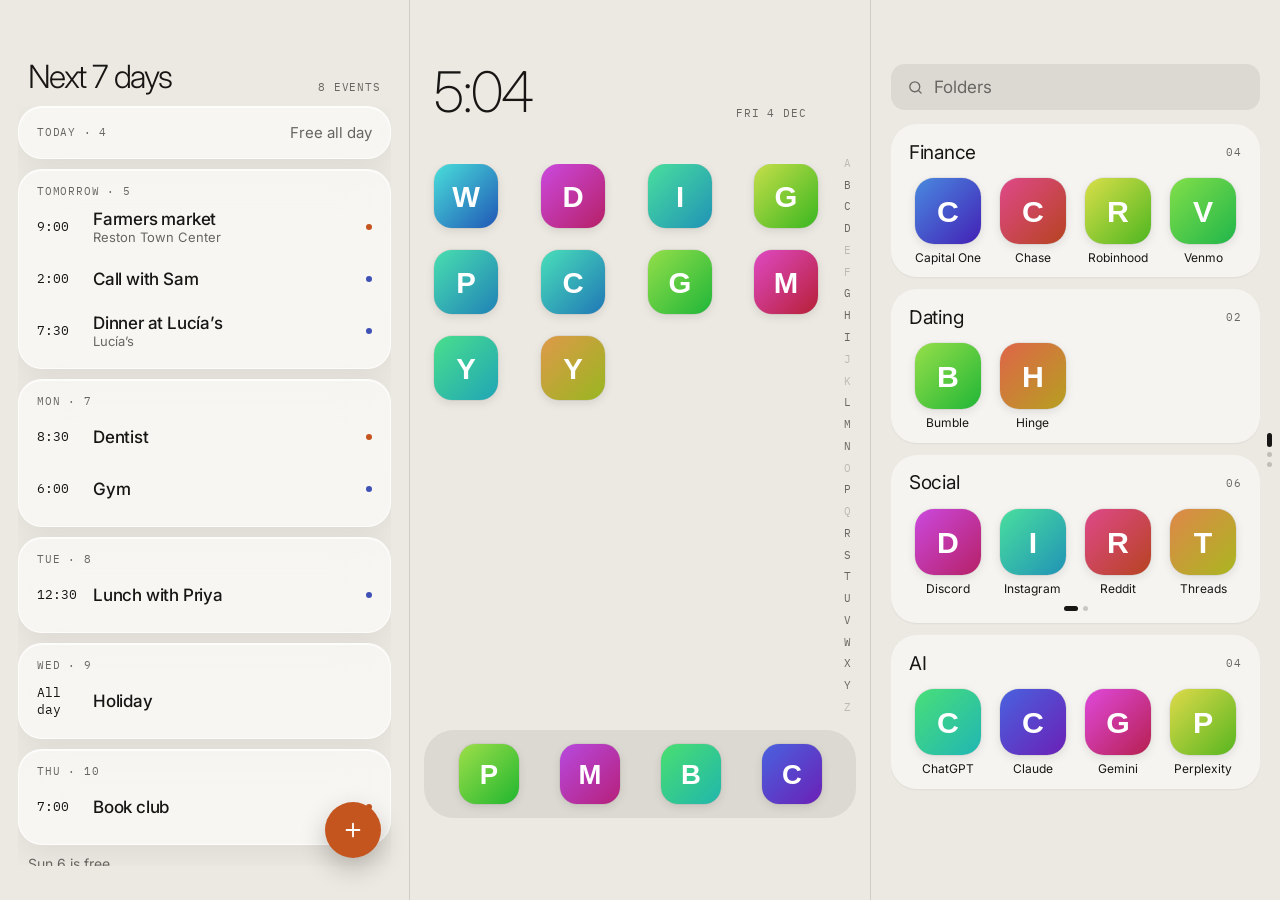
<file: index.html>
<!doctype html>
<html lang="en">
<head>
<meta charset="utf-8">
<meta name="viewport" content="width=device-width,initial-scale=1,user-scalable=no,interactive-widget=resizes-content">
<meta name="color-scheme" content="light">
<title>Paper</title>
<link rel="preconnect" href="https://fonts.googleapis.com">
<link rel="stylesheet" href="https://fonts.googleapis.com/css2?family=Inter:wght@200;300;400;500;600&family=IBM+Plex+Mono:wght@400;500&display=swap">
<style>
:root{
  /* Every color below is set by the theme (src/themes.js); these are the Paper defaults. */
  --bg:#ECE9E2; --bgRGB:236,233,226; --ink:#171614; --inkRGB:23,22,20; --ink2:#5F5B54;
  --line:rgba(var(--inkRGB),.13); --line2:rgba(var(--inkRGB),.28); --soft:rgba(var(--inkRGB),.07);
  --acc:#C4551F; --onAcc:#141312; --sheet:#F5F3EE; --card:rgba(255,255,255,.5); --pop:#FBFAF7; --red:#B42318;
  --glass:rgba(255,255,255,.58); --glassEdge:rgba(255,255,255,.75); --chipGlass:rgba(255,255,255,.65);
  --mono:'IBM Plex Mono',ui-monospace,'Roboto Mono',monospace;
  --sans:Inter,system-ui,'Roboto',sans-serif;
  --pad:28px; --ease:cubic-bezier(.22,1,.36,1); --pop:cubic-bezier(.34,1.4,.64,1);
}
*{box-sizing:border-box;-webkit-tap-highlight-color:transparent}
html,body{margin:0;height:100%;background:var(--bg);color:var(--ink);font-family:var(--sans);overflow:hidden;
  -webkit-user-select:none;user-select:none;overscroll-behavior:none}
button{font:inherit;color:inherit;background:none;border:0;padding:0;margin:0;cursor:pointer;text-align:left}
input{font:inherit;color:inherit;-webkit-user-select:text;user-select:text}
.mono{font-family:var(--mono);font-size:11px;letter-spacing:.8px;text-transform:uppercase;color:var(--ink2)}
.sr{position:absolute;width:1px;height:1px;overflow:hidden;clip:rect(0 0 0 0)}
h1{margin:0;font-weight:300;font-size:42px;line-height:1.05;letter-spacing:-1.6px}
@keyframes rise{from{opacity:0;transform:translate3d(0,16px,0)}to{opacity:1;transform:none}}
.scroll{overflow-y:auto;overflow-x:hidden;-webkit-overflow-scrolling:touch;touch-action:pan-y;scrollbar-width:none}
.scroll::-webkit-scrollbar{display:none}

/* frosted glass */
.glass{background:var(--glass);border:1px solid var(--glassEdge);box-shadow:inset 0 1px 0 var(--glassEdge),0 10px 30px rgba(0,0,0,.06);
  -webkit-backdrop-filter:blur(24px) saturate(1.2);backdrop-filter:blur(24px) saturate(1.2)}
.card{border-radius:24px;padding:14px 18px;display:flex;flex-direction:column;gap:6px;margin-bottom:10px}

#app{position:fixed;inset:0;overflow:hidden;overflow:clip;touch-action:none}
#wall,#wallOld{position:absolute;inset:0;pointer-events:none}
#wallOld{opacity:0}
#wx{position:absolute;inset:0;width:100%;height:100%;pointer-events:none}
#bolt{position:absolute;inset:0;background:#fff;opacity:0;pointer-events:none}
#bolt.flash{animation:bolt 1.1s ease-out}
@keyframes bolt{0%{opacity:0}4%{opacity:.5}10%{opacity:.05}16%{opacity:.35}100%{opacity:0}}
#app.theming,#app.theming *{transition:color .5s,background-color .5s,border-color .5s,fill .5s,stroke .5s!important}
#stage{position:absolute;inset:0;overflow:hidden;overflow:clip;transform-origin:50% 42%;will-change:transform,filter}
#track{position:absolute;top:0;left:0;height:100%;width:200%;display:flex;will-change:transform}
.page{position:relative;width:50%;height:100%;padding:calc(var(--top,24px) + 40px) var(--pad) calc(var(--bot,16px) + 20px);
  display:flex;flex-direction:column;overflow:hidden}
#veil{position:absolute;inset:0;background:var(--bg);opacity:0;pointer-events:none;z-index:4}

/* press feedback */
.app,.chip,.btn,.row,.ev,.dk,.ra,.tile,.sg,.mi,#dots button{transition:transform .22s var(--ease),opacity .22s,background-color .2s}
.app:active,.row:active,.ev:active,.ra:active,.mi:active{opacity:.55;transform:scale(.97)}
.chip:active,.btn:active,.dk:active,.sg:active,.tile:active{transform:scale(.95)}
.pressing{transform:scale(.95)!important;opacity:.7}

/* home */
.clockrow{display:flex;justify-content:space-between;align-items:flex-end;padding-right:28px}
#clock{margin:0;font-weight:200;font-size:56px;line-height:1;letter-spacing:-2px}
.cols{margin-top:30px;padding-right:28px;display:grid;grid-template-columns:minmax(0,1fr) minmax(0,1fr);column-gap:14px}
.col{display:flex;flex-direction:column;min-width:0}
.col .mono{margin:0 0 6px}
.app{min-height:54px;display:flex;align-items:center;white-space:nowrap;overflow:hidden;text-overflow:ellipsis;font-weight:300;font-size:calc(24px * var(--fs,1));letter-spacing:-.7px}
.app.missing{color:var(--ink2);text-decoration:line-through;text-decoration-thickness:1px}
#plainList{margin-top:24px;padding-right:28px;flex:1;min-height:0;padding-bottom:60px}
#plainList .app{font-size:calc(22px * var(--fs,1));min-height:50px}
.letter{margin:16px 0 2px}
#rail{position:absolute;right:0;padding-right:6px;touch-action:none;z-index:3;top:calc(var(--top,24px) + 128px);bottom:calc(var(--bot,16px) + 76px);width:40px;
  display:flex;flex-direction:column;justify-content:flex-start;align-items:center}
#rail button{width:34px;flex:0 1 23px;min-height:14px;max-height:24px;display:flex;align-items:center;justify-content:center;
  font-family:var(--mono);font-size:11px;color:var(--ink2);text-align:center;transition:transform .2s var(--pop),color .14s}
#rail button.on{color:var(--ink);font-weight:600;transform:translateX(-12px) scale(1.6)}
#rail button.off{opacity:.35}

/* page dots */
#app.shellish #dots{background:rgba(10,10,10,.6)}
#app.shellish #dots button{color:rgba(245,243,239,.45)}
#app.shellish #dots button.on{color:#f5f3ef}
#dots{position:absolute;left:50%;bottom:calc(var(--bot,16px) + 18px);transform:translateX(-50%);z-index:6;display:flex;gap:2px;padding:4px 8px;
  border-radius:999px;background:rgba(var(--inkRGB),.06);touch-action:none}
#dots button{width:34px;height:30px;display:flex;align-items:center;justify-content:center;color:rgba(var(--inkRGB),.3)}
#dots button.on{color:var(--ink);transform:scale(1.15)}
#dots .pip{width:7px;height:7px;border-radius:50%;background:currentColor}

/* folders (App Library) */
.fsearch{display:flex;align-items:center;gap:10px;min-height:46px;padding:0 16px;border-radius:14px;background:rgba(var(--inkRGB),.07);flex-shrink:0}
#fq{all:unset;flex:1;min-width:0;font-size:17px;color:var(--ink);-webkit-user-select:text;user-select:text}
#fq::placeholder{color:var(--ink2)}
.tiles{margin-top:14px;flex:1;min-height:0;display:grid;grid-template-columns:repeat(2,minmax(0,1fr));gap:12px;align-content:start;padding-bottom:70px}
.tile{min-height:148px;padding:14px 16px;border-radius:24px;background:var(--card);box-shadow:0 1px 2px rgba(0,0,0,.06);
  display:flex;flex-direction:column;justify-content:space-between;text-align:left;overflow:hidden}
.tapps{display:flex;flex-direction:column;gap:3px;min-width:0}
.tapps>span:not(.mono){font-size:15px;color:var(--ink);white-space:nowrap;overflow:hidden;text-overflow:ellipsis}
.tapps .tempty{color:var(--ink2)}
.tname{font-weight:300;font-size:calc(26px * var(--fs,1));letter-spacing:-.8px}
.flist{margin-top:14px;flex:1;min-height:0}
#fwrap{position:absolute;inset:0;z-index:7;display:none;--fb:0}
#fwrap.on{display:block}
#fscrim{position:absolute;inset:0;background:rgba(var(--bgRGB),.55);-webkit-backdrop-filter:blur(18px);backdrop-filter:blur(18px);opacity:var(--fb)}
#fview{position:absolute;left:18px;right:18px;top:calc(var(--top,24px) + 110px);max-height:calc(100% - 200px);display:flex;flex-direction:column;
  background:var(--pop);border-radius:30px;padding:22px 20px 10px;box-shadow:0 30px 70px rgba(0,0,0,.18);transform-origin:0 0;will-change:transform}
.fhead{display:flex;justify-content:space-between;align-items:baseline;margin-bottom:14px}
.fname{font-weight:300;font-size:34px;letter-spacing:-1.2px}
.fbody{min-height:0}
.chips{display:grid;grid-template-columns:1fr 1fr;gap:8px;padding-bottom:14px}
/* icons line up with the folder's name on the left and its count on the right */
.ficons{display:grid;grid-template-columns:repeat(4,60px);justify-content:space-between;gap:16px 0;padding:4px 0 16px}
.fi{display:flex;flex-direction:column;align-items:center;gap:7px;min-width:0;text-align:center;transition:transform .22s var(--ease),opacity .22s}
.fi:active{transform:scale(.9);opacity:.75}
.fic{position:relative;width:60px;height:60px;border-radius:17px;overflow:hidden;background:var(--soft);display:flex;align-items:center;justify-content:center;flex-shrink:0;
  box-shadow:0 0 0 .5px rgba(var(--inkRGB),.12),0 3px 10px rgba(0,0,0,.1)}
.fic b{font-weight:400;font-size:24px;color:var(--ink2)}
.fic img{position:absolute;inset:0;width:100%;height:100%;object-fit:cover}
.fic.add{background:transparent;box-shadow:inset 0 0 0 1.5px var(--line2);color:var(--ink2)}
.fil{font-size:12.5px;line-height:1.2;width:78px;margin:0 -9px;text-align:center;white-space:nowrap;overflow:hidden;text-overflow:ellipsis}
#liftItem.fi{padding:0;background:none;border-radius:0;flex-direction:column;align-items:center;transform-origin:50% 40%}
#liftItem.fi .fil{color:var(--ink)}
.chip{min-height:48px;padding:0 16px;border-radius:14px;background:var(--ink);color:var(--bg);font-size:16px;white-space:nowrap;overflow:hidden;text-overflow:ellipsis}
.chip.ghost{background:transparent;color:var(--ink);border:1px solid var(--line2)}

/* overlays */
.over{position:absolute;inset:0;padding:calc(var(--top,24px) + 36px) 18px calc(var(--bot,16px) + 18px);display:flex;flex-direction:column;z-index:5;visibility:hidden;will-change:transform}
.over h1{margin:0 10px 12px;font-size:40px}

/* calendar (Today view) */
.calhead{display:flex;justify-content:space-between;align-items:flex-end;padding:0 10px 12px}
.calhead h1{margin:0;font-size:40px}
.days{flex:1;min-height:0;padding-bottom:80px}
.card.row1{flex-direction:row;justify-content:space-between;align-items:center;padding:16px 18px}
.card .sub{font-size:15px;color:var(--ink2)}
.ev{min-height:46px;display:flex;align-items:center;gap:12px;width:100%}
.ev .t{width:48px;flex-shrink:0;font-family:var(--mono);font-size:13px}
.ev .n{display:flex;flex-direction:column;min-width:0}
.ev .nt{font-size:17px;font-weight:500;letter-spacing:-.2px;overflow:hidden;text-overflow:ellipsis;white-space:nowrap}
.ev .nl{font-size:13px;color:var(--ink2);overflow:hidden;text-overflow:ellipsis;white-space:nowrap}
.ev .dot{width:6px;height:6px;border-radius:50%;flex-shrink:0;margin-left:auto}
.freeline{margin:4px 10px 0;font-size:14px;color:var(--ink2)}
.fab{position:absolute;right:28px;bottom:calc(var(--bot,16px) + 26px);width:56px;height:56px;border-radius:50%;background:var(--acc);display:flex;align-items:center;justify-content:center;
  box-shadow:0 10px 26px rgba(0,0,0,.22)}
.ask{gap:14px;font-size:16px;line-height:1.45}

/* search (Spotlight) */
.qwrap{display:flex;align-items:center;gap:10px;min-height:52px;padding:0 16px;border-radius:16px;flex-shrink:0}
#q{all:unset;flex:1;min-width:0;font-size:18px;color:var(--ink);-webkit-user-select:text;user-select:text}
#q::placeholder{color:var(--ink2)}
#results{margin-top:14px;flex:1;min-height:0}
.sug{display:grid;grid-template-columns:repeat(4,minmax(0,1fr));gap:6px;margin-top:4px}
.sg{min-height:52px;padding:0 6px;border-radius:14px;background:var(--chipGlass);font-size:14px;text-align:center;white-space:nowrap;overflow:hidden;text-overflow:ellipsis}
.row{width:100%;min-height:52px;display:flex;justify-content:space-between;align-items:center;gap:12px;border-top:1px solid var(--line)}
.card .row:first-of-type{border-top:0}
.card>.mono+.row{border-top:0}
.row .l{font-size:17px;letter-spacing:-.2px;white-space:nowrap;overflow:hidden;text-overflow:ellipsis}
.row .r{flex-shrink:0}
.row.best .l{font-weight:500}
.flist .row{padding:0 4px}
.hint{margin:8px 10px 0;font-size:14px;line-height:1.5;color:var(--ink2)}
.btn{min-height:46px;padding:0 18px;border-radius:999px;border:1px solid var(--line2);display:inline-flex;align-items:center;justify-content:center;font-size:15px;white-space:nowrap}
.btn.solid{background:var(--ink);color:var(--bg);border-color:var(--ink)}
.btn.sm{min-height:42px;padding:0 16px;font-size:14px}
.btn.on{background:var(--ink);color:var(--bg);border-color:var(--ink)}

/* now */
.nowlist{flex:1;min-height:0}
.hrow{flex-direction:row;justify-content:space-between;align-items:center;gap:12px}
.card .col{display:flex;flex-direction:column;gap:3px;min-width:0;width:100%;text-align:left}
.ti{font-size:18px;font-weight:500;letter-spacing:-.3px;overflow:hidden;text-overflow:ellipsis;white-space:nowrap}
.tx{font-size:15px;color:var(--ink2);line-height:1.35}
.tx.one{white-space:nowrap;overflow:hidden;text-overflow:ellipsis}
.mt{font-size:17px;line-height:1.35;overflow:hidden;display:-webkit-box;-webkit-line-clamp:2;-webkit-box-orient:vertical}
.ctl{display:flex;gap:2px;flex-shrink:0;align-items:center}
.ib{width:44px;height:44px;border-radius:50%;display:flex;align-items:center;justify-content:center}
.ib.solid{background:var(--ink)}
.bar{height:3px;border-radius:2px;background:var(--line);margin-top:6px}
.bar>i{display:block;height:3px;border-radius:2px;background:var(--acc)}
.reply{display:flex;gap:8px;margin-top:6px}
.reply input{flex:1;min-width:0;min-height:44px;padding:0 16px;border-radius:999px;border:1px solid var(--line2);background:var(--card);font-size:15px;outline:none}
.card .btnrow{margin-top:6px}
.dock{margin-top:10px;border-radius:26px;padding:10px 6px;display:grid;grid-template-columns:repeat(5,minmax(0,1fr))}
.dk{display:flex;flex-direction:column;align-items:center;gap:6px;min-height:64px;justify-content:center;text-align:center}
.di{display:flex;color:var(--ink)}
.dl{font-family:var(--mono);font-size:10px;letter-spacing:.6px;text-transform:uppercase;color:var(--ink2)}

.ncard{padding:0;will-change:transform}
.ncard .msg{padding:14px 18px;gap:4px}
/* the player */
.mcard{position:relative;overflow:hidden;padding:16px 16px 10px;gap:12px}
.mbg{position:absolute;inset:-40px;background-size:cover;background-position:center;filter:blur(36px) saturate(1.5);opacity:.32;pointer-events:none}
.mcard>*:not(.mbg){position:relative}
.mtop{display:flex;align-items:center;gap:14px;min-width:0}
.mart{width:72px;height:72px;border-radius:14px;overflow:hidden;flex-shrink:0;display:flex;align-items:center;justify-content:center;background:var(--soft);color:var(--ink2);
  box-shadow:0 8px 22px rgba(0,0,0,.22),0 0 0 .5px rgba(var(--inkRGB),.12);transition:transform .25s var(--ease)}
.mart:active{transform:scale(.94)}
.mart img{width:100%;height:100%;object-fit:cover}
.mart .fic{width:100%;height:100%;border-radius:0;box-shadow:none}
.mcard .ti{font-size:19px;white-space:normal;display:-webkit-box;-webkit-line-clamp:2;-webkit-box-orient:vertical;line-height:1.2}
.mcard .mono{display:flex;align-items:center;gap:6px}
.eq{display:inline-flex;align-items:flex-end;gap:2px;height:10px}
.eq b{width:2px;background:var(--acc);border-radius:1px;animation:eq 1s ease-in-out infinite}
.eq b:nth-child(2){animation-delay:-.35s}.eq b:nth-child(3){animation-delay:-.7s}
@keyframes eq{0%,100%{height:3px}50%{height:10px}}
.seek{padding:8px 0 0;touch-action:none;cursor:pointer}
.strack{position:relative;height:5px;border-radius:3px;background:rgba(var(--inkRGB),.14);transition:height .2s var(--ease)}
.sfill{position:absolute;left:0;top:0;bottom:0;border-radius:3px;background:var(--ink)}
.sknob{position:absolute;top:50%;width:13px;height:13px;margin:-6.5px 0 0 -6.5px;border-radius:50%;background:var(--ink);box-shadow:0 1px 4px rgba(0,0,0,.25);transform:scale(.0);transition:transform .2s var(--pop)}
.mcard.seeking .strack{height:9px}
.mcard.seeking .sknob,.seek:hover .sknob{transform:scale(1)}
.mcard.seeking .sknob{transform:scale(1.5)}
.stimes{display:flex;justify-content:space-between;margin-top:7px;font-size:10.5px;font-variant-numeric:tabular-nums}
.mctl{display:flex;align-items:center;justify-content:center;gap:30px;padding:2px 0 4px}
.mb{width:56px;height:56px;border-radius:50%;display:flex;align-items:center;justify-content:center;color:var(--ink);transition:transform .2s var(--pop),background-color .2s}
.mb:active{transform:scale(.86);background:var(--soft)}
.mb.play{width:66px;height:66px;background:var(--ink);box-shadow:0 8px 22px rgba(0,0,0,.2)}
.mb.play:active{transform:scale(.9);background:var(--ink)}

/* hold: lift + menu */
#lift{position:absolute;inset:0;z-index:8;display:none}
#lift.on{display:block}
#lift::before{content:"";position:absolute;inset:0;background:rgba(var(--bgRGB),.35);-webkit-backdrop-filter:blur(14px);backdrop-filter:blur(14px);animation:fadeIn .28s var(--ease) both}
@keyframes fadeIn{from{opacity:0}to{opacity:1}}
@keyframes liftIn{from{transform:scale(1);box-shadow:0 0 0 rgba(0,0,0,0)}to{transform:scale(1.06);box-shadow:0 18px 40px rgba(0,0,0,.18)}}
@keyframes menuIn{from{opacity:0;transform:scale(.6)}to{opacity:1;transform:none}}
#liftItem{position:absolute;display:flex;align-items:center;padding:6px 14px;border-radius:18px;background:var(--pop);white-space:nowrap;
  transform-origin:12% 50%;animation:liftIn .42s var(--pop) both}
#liftMenu{position:absolute;width:250px;border-radius:16px;overflow:hidden;background:var(--pop);
  -webkit-backdrop-filter:blur(20px);backdrop-filter:blur(20px);box-shadow:0 18px 50px rgba(0,0,0,.2);animation:menuIn .42s var(--pop) both}
.mi{width:100%;min-height:50px;padding:0 16px;display:flex;justify-content:space-between;align-items:center;font-size:16px;border-top:1px solid var(--line)}
.mi:first-child{border-top:0}
.mi.red{color:var(--red)}
.mi .mn{font-size:13px;color:var(--ink2)}

/* sheets */
#scrim{position:absolute;inset:0;background:rgba(0,0,0,.34);opacity:0;pointer-events:none;z-index:9;display:none}
#scrim.on{display:block;pointer-events:auto}
#sheet{position:absolute;left:0;right:0;bottom:0;max-height:88%;background:var(--sheet);border-radius:28px 28px 0 0;z-index:10;display:none;
  padding:12px var(--pad) calc(var(--bot,16px) + 22px);flex-direction:column;box-shadow:0 -10px 40px rgba(0,0,0,.1);will-change:transform}
#sheet.on{display:flex}
#sheet .grab{width:40px;height:5px;border-radius:3px;background:var(--line2);align-self:center;margin-bottom:14px;flex-shrink:0;padding:8px 40px;background-clip:content-box;box-sizing:content-box;margin-top:-8px}
#sheet .sbody{overflow-y:auto;min-height:0;scrollbar-width:none;touch-action:pan-y}
#sheet h2{margin:0 0 6px;font-weight:300;font-size:30px;letter-spacing:-1px}
#sheet .grp{margin-top:20px}
#sheet .grp>.mono{margin:0 0 6px}
#sheet .hint{margin:16px 0 0}
.seg{display:grid;grid-template-columns:1fr 1fr;gap:8px}
.kv{display:flex;justify-content:space-between;align-items:center;gap:12px;min-height:52px;border-top:1px solid var(--line)}
.kv:last-child{border-bottom:1px solid var(--line)}
.kv .k{font-size:17px}
.kv .v{font-size:14px;color:var(--ink2)}
.btnrow{display:flex;gap:8px;flex-wrap:wrap;margin-top:12px}
.pick{width:100%;min-height:50px;display:flex;justify-content:space-between;align-items:center;border-top:1px solid var(--line);font-size:17px}
.pick .ck{width:22px;height:22px;border-radius:6px;border:1.5px solid var(--line2);display:flex;align-items:center;justify-content:center;flex-shrink:0;transition:background-color .2s,border-color .2s}
.pick.on .ck{background:var(--ink);border-color:var(--ink)}
.status{margin-top:10px;font-size:14px;line-height:1.45;color:var(--ink2);min-height:20px}
.namein{width:100%;min-height:50px;padding:0 16px;border-radius:14px;border:1px solid var(--line2);background:transparent;font-size:17px;outline:none}

#toast{position:absolute;left:50%;top:calc(var(--top,24px) + 10px);transform:translateX(-50%) translateY(-16px) scale(.9);opacity:0;z-index:20;
  padding:12px 20px;border-radius:999px;background:var(--ink);color:var(--bg);font-size:14px;white-space:nowrap;pointer-events:none;transition:transform .45s var(--pop),opacity .25s}
#toast.on{opacity:1;transform:translateX(-50%)}

/* A–Z rail card */
#railPop{position:absolute;right:48px;top:120px;width:min(250px,64vw);max-height:330px;background:rgba(var(--inkRGB),.92);color:var(--bg);border-radius:22px;
  -webkit-backdrop-filter:blur(20px);backdrop-filter:blur(20px);
  padding:14px 8px 8px 18px;z-index:8;display:flex;flex-direction:column;opacity:0;pointer-events:none;
  transform:translate3d(16px,0,0) scale(.9);transform-origin:100% 30%;
  transition:opacity .18s,transform .38s var(--pop),top .2s var(--ease);box-shadow:0 18px 50px rgba(0,0,0,.25)}
#railPop.on{opacity:1;pointer-events:auto;transform:none}
#railPop .rl{margin:0 0 4px;font-weight:200;font-size:44px;line-height:1;letter-spacing:-1px}
#railPop .rlist{min-height:0;overflow-y:auto;padding-right:10px}
#railPop .ra{display:flex;align-items:center;width:100%;min-height:44px;font-size:18px;font-weight:300;letter-spacing:-.3px;border-top:1px solid rgba(var(--bgRGB),.14);
  white-space:nowrap;overflow:hidden;text-overflow:ellipsis}
#railPop .rnone{margin:6px 0 10px;font-size:15px;color:rgba(var(--bgRGB),.65)}

/* a pattern is on: give the words on the wall a soft halo of the background so they stay easy to read */
#app.patterned .page .app,#app.patterned #clock,#app.patterned .page>.clockrow .mono,#app.patterned .col>.mono,#app.patterned .over h1,#app.patterned .calhead .mono,#app.patterned #rail button,#app.patterned .letter{text-shadow:0 0 2px var(--bg),0 0 8px var(--bg),0 0 16px var(--bg),0 0 24px var(--bg)}

/* app icons beside names on Home */
.app .an{min-width:0;overflow:hidden;text-overflow:ellipsis}
.hic{flex:none;display:flex;margin-right:12px}
.hic .fic{width:26px;height:26px;border-radius:7.5px;box-shadow:0 0 0 .5px rgba(var(--inkRGB),.14)}
.hic .fic b{font-size:12px}
.hic.tint img{filter:url(#duo)}
.hic.tint .fic{background:rgba(var(--inkRGB),.1)}
#app.withicons .page .app{font-size:calc(21px * var(--fs,1));letter-spacing:-.5px}
/* folder icons */
.ficon{flex:none;display:inline-flex;align-items:center;justify-content:center}
.tname{display:flex;align-items:center;gap:9px;min-width:0}
.tname>span:last-child,.fname>span:last-child{min-width:0;overflow:hidden;text-overflow:ellipsis;white-space:nowrap}
.fname{display:flex;align-items:center;gap:11px;min-width:0}
.fihead{display:flex;align-items:center;gap:14px;margin-bottom:6px}
.seg3{display:grid;grid-template-columns:repeat(3,1fr);gap:8px}
.fpal{display:flex;flex-wrap:wrap;gap:12px}
.fsw{width:36px;height:36px;border-radius:50%;box-shadow:inset 0 0 0 1px rgba(0,0,0,.12);transition:transform .2s var(--pop)}
.fsw.on{box-shadow:0 0 0 2px var(--sheet),0 0 0 4px var(--ink)}
.fgrid{display:grid;grid-template-columns:repeat(6,minmax(0,1fr));gap:8px}
.fg{aspect-ratio:1;border-radius:16px;background:var(--soft);display:flex;align-items:center;justify-content:center;transition:transform .2s var(--pop)}
.fg:active,.fsw:active{transform:scale(.9)}
.fg.on{background:var(--card);box-shadow:0 0 0 2px var(--ink)}
/* SHELL layout */
#lhead{display:none;margin:0;font-size:11px;line-height:1.75;letter-spacing:1.2px;text-transform:uppercase;color:var(--ink)}
#lhead p{margin:0}
#lhead .gap{margin-top:14px}
#app.ledger .clockrow{align-items:flex-start;padding-right:0}
#app.ledger #lhead{display:block}
#app.ledger #date{display:none}
#app.ledger #clock{font-family:Inter,system-ui,sans-serif;font-weight:100;font-size:96px;line-height:.92;letter-spacing:-3px;text-align:right;margin-top:-6px}
#app.ledger .page .app,#app.ledger.withicons .page .app{font-family:var(--mono);font-weight:400;font-size:16px;letter-spacing:.2px;min-height:46px}
#app.ledger .hic{margin-right:11px}
#app.ledger .hic .fic{width:20px;height:20px;border-radius:5.5px}
#app.ledger .col>.mono{letter-spacing:1.2px}
#app.ledger #rail{top:calc(var(--top,24px) + 250px)}

/* themes folder */
.wxseg{display:grid;grid-template-columns:repeat(4,1fr);gap:8px}
.wxseg .btn{padding:0 6px}
.swg{display:grid;grid-template-columns:repeat(4,minmax(0,1fr));gap:12px 8px}
.sw{display:flex;flex-direction:column;align-items:center;gap:6px;min-width:0;transition:transform .22s var(--ease)}
.sw:active{transform:scale(.93)}
.swp{position:relative;width:100%;aspect-ratio:1;border-radius:18px;display:flex;align-items:center;justify-content:center;font-weight:300;font-size:20px;letter-spacing:-.5px;
  box-shadow:inset 0 0 0 1px rgba(128,128,128,.28);background-size:auto}
.swp i{position:absolute;right:9px;bottom:9px;width:9px;height:9px;border-radius:50%}
.sw.on .swp{outline:2.5px solid var(--ink);outline-offset:3px}
.swn{font-size:12px;color:var(--ink2);white-space:nowrap;overflow:hidden;text-overflow:ellipsis;max-width:100%}
.sw.on .swn{color:var(--ink);font-weight:500}
.fsw{background:var(--soft);font-size:28px;font-weight:400;color:var(--ink)}

/* fun stuff folder + the full-screen toy */
.ftg{display:grid;grid-template-columns:repeat(3,minmax(0,1fr));gap:8px}
.ft{min-height:58px;padding:8px 10px;border-radius:16px;background:var(--soft);font-size:15px;line-height:1.2;text-align:center;display:flex;align-items:center;justify-content:center;transition:transform .22s var(--ease)}
.ft:active{transform:scale(.94)}
#toy{position:absolute;inset:0;z-index:12;display:none;flex-direction:column;background-color:var(--bg);padding:calc(var(--top,24px) + 14px) 20px calc(var(--bot,16px) + 18px)}
#toy.on{display:flex;animation:rise .35s var(--ease) both}
.toyhead{display:flex;justify-content:space-between;align-items:center;flex-shrink:0;min-height:52px;padding-left:6px}
#toyX{width:48px;height:48px;border-radius:50%;background:var(--soft);display:flex;align-items:center;justify-content:center;font-size:26px;font-weight:300;line-height:1}
#toyBody{flex:1;min-height:0;position:relative}
.tbox{position:absolute;inset:0;display:flex;flex-direction:column;align-items:center;justify-content:center;gap:16px;text-align:center}
.tpad{flex:1;min-height:0;width:100%;display:flex;flex-direction:column;align-items:center;justify-content:center;gap:16px;text-align:center;border-radius:26px;transition:background-color .2s}
.tcan{display:block;width:100%;flex:1;min-height:0;border-radius:22px;background:var(--soft);touch-action:none}
.tbig{font-weight:200;font-size:76px;letter-spacing:-3px;line-height:1;font-variant-numeric:tabular-nums}
.tmid{font-weight:300;font-size:30px;letter-spacing:-.8px;line-height:1.2;max-width:310px}
.tsub{font-size:14px;line-height:1.4;color:var(--ink2);max-width:300px}
.trow{display:flex;gap:8px;flex-wrap:wrap;justify-content:center;flex-shrink:0}
@keyframes flip{from{transform:rotateX(0)}to{transform:rotateX(1440deg)}}
@keyframes shake{0%,100%{transform:none}20%{transform:translate(-9px,3px) rotate(-5deg)}40%{transform:translate(8px,-3px) rotate(4deg)}60%{transform:translate(-6px,2px) rotate(-3deg)}80%{transform:translate(4px,0) rotate(2deg)}}
@keyframes popin{from{transform:scale(.7);opacity:0}to{transform:none;opacity:1}}
.coin{width:170px;height:170px;border-radius:50%;border:2px solid var(--ink);display:flex;align-items:center;justify-content:center;font-weight:200;font-size:76px}
.coin.flip{animation:flip .6s var(--ease)}
.orb{width:230px;height:230px;border-radius:50%;background:var(--ink);color:var(--bg);display:flex;align-items:center;justify-content:center;padding:34px;font-weight:300;font-size:24px;line-height:1.2;letter-spacing:-.4px}
.shake{animation:shake .5s ease}
.popin{animation:popin .35s var(--pop) both}
.die{width:74px;height:74px;border-radius:18px;border:1.5px solid var(--ink);padding:11px;display:grid;grid-template-columns:repeat(3,1fr);grid-template-rows:repeat(3,1fr);place-items:center}
.die i{width:10px;height:10px;border-radius:50%}
.die i.p{background:var(--ink)}
.bwg{display:grid;grid-template-columns:repeat(6,1fr);gap:9px;width:100%;max-width:340px;touch-action:none}
.bw{aspect-ratio:1;border-radius:50%;background:var(--card);box-shadow:inset 0 -5px 9px rgba(var(--inkRGB),.16),inset 0 3px 5px rgba(255,255,255,.35),0 0 0 1px var(--line);transition:transform .16s var(--pop)}
.bw.x{background:transparent;box-shadow:inset 0 0 0 1px var(--line);transform:scale(.86)}
.g3,.g4{display:grid;gap:9px;width:100%;max-width:330px}
.g3{grid-template-columns:repeat(3,1fr)}
.g4{grid-template-columns:repeat(4,1fr)}
.tc{aspect-ratio:1;border-radius:18px;background:var(--soft);display:flex;align-items:center;justify-content:center;font-weight:300;font-size:30px;text-align:center;transition:background-color .15s,color .15s,transform .2s var(--pop)}
.tc.hot{background:var(--acc);color:var(--onAcc)}
.tc.inv{background:var(--ink);color:var(--bg)}
.tc.dim{opacity:.35}
.g4 .tc{font-size:24px;border-radius:15px}
.wh{position:relative;aspect-ratio:1;border-radius:50%;background:var(--soft)}
.wh.up::after{content:"";position:absolute;inset:16%;border-radius:50%;background:var(--acc);animation:popin .2s var(--pop) both}
.breath{width:150px;height:150px;border-radius:50%;background:var(--acc);opacity:.85;will-change:transform}
.pbar{width:100%;max-width:300px;height:8px;border-radius:4px;background:var(--line);overflow:hidden}
.pbar>i{display:block;height:100%;background:var(--acc);border-radius:4px}
.tin{width:100%;max-width:320px;min-height:50px;padding:0 16px;border-radius:14px;border:1px solid var(--line2);background:transparent;font-size:17px;outline:none;text-align:center}

/* unfolded: calendar | home | folders side by side */
@media (min-width:760px){
  #cal{left:0;right:auto;width:32%;visibility:visible!important;transform:none!important;border-right:1px solid var(--line)}
  #stage{left:32%}
  #track{width:100%}
  #pHome{width:53%;border-right:1px solid var(--line);--pad:24px}
  #pFold{width:47%;--pad:20px}
  .app{font-size:22px}
  .clockrow,.cols{padding-right:40px}
  #search,#now{left:50%;right:auto;width:min(520px,100%);margin-left:-260px}
  #sheet{left:50%;right:auto;width:min(560px,100%);margin-left:-280px}
  #dots{display:none}
  #railPop{right:auto;left:calc(32% + 53% * .68 - 260px)}
  .ev .t{width:44px}
  .calhead h1{font-size:32px;white-space:nowrap}
  .calhead .mono{white-space:nowrap}
}

/* icon view (0.9.0): Home is a bare grid of icons, folder tiles preview their icons, an open folder shows big icons */
#app.gridview .cols{display:flex;flex-direction:column;column-gap:0;margin-top:44px}
#app.gridview .col>.mono{display:none}
#app.gridview #colPeople,#app.gridview #colThings{display:grid;grid-template-columns:repeat(4,64px);justify-content:space-between;row-gap:22px}
#app.gridview .col+.col{margin-top:24px;padding-top:24px;border-top:1px solid rgba(var(--inkRGB),.12)}
.gi .fic{width:64px;height:64px;border-radius:18px}
.gi .fic b{font-size:26px}
.gi .fil{display:none}
.gi.missing .fic{opacity:.35}
.gi.tint img,.tmini.tint img{filter:url(#duo)}
.gi.tint .fic,.tmini.tint .fic{background:rgba(var(--inkRGB),.1)}
#liftItem.fi .fil{display:block;margin:2px 0 0;padding:5px 10px;width:auto;max-width:150px;border-radius:8px;background:var(--ink);color:var(--bg);font-size:12.5px}
#app.ledger #colPeople .gi,#app.ledger #colThings .gi{min-height:0}
.tile.tg{min-height:0;padding:12px;gap:12px;justify-content:flex-start}
.tmini{display:grid;grid-template-columns:repeat(4,minmax(0,1fr));gap:7px}
.tmini .fic{width:auto;height:auto;aspect-ratio:1;border-radius:9px;box-shadow:0 0 0 .5px rgba(var(--inkRGB),.12)}
.tmini .fic b{font-size:12px}
.tm{aspect-ratio:1;border-radius:9px;background:rgba(var(--inkRGB),.05)}
.tm.more{display:flex;align-items:center;justify-content:center;font-family:var(--mono);font-size:11px;color:var(--ink2);background:rgba(var(--inkRGB),.08)}
.tname.tgn{display:flex;align-items:center;gap:8px;padding:0 2px;font-weight:400;font-size:calc(17px * var(--fs,1));letter-spacing:-.3px;min-width:0}
.tgn>span:not(.ficon):not(.tc){flex:1;min-width:0;white-space:nowrap;overflow:hidden;text-overflow:ellipsis}
.tgn .tc{font-size:11px;color:var(--ink2);letter-spacing:0}
#app.gridview .ficons{grid-template-columns:repeat(3,78px);gap:24px 0}
#app.gridview .ficons .fic{width:78px;height:78px;border-radius:22px}
#app.gridview .ficons .fic b{font-size:30px}
#app.gridview .ficons .fil{width:96px;margin:0 -9px}

/* grid with names (0.9.1): a normal icon grid, each app named underneath */
#app.gnames .gi .fil{display:block;font-size:12px;width:80px;margin:0 -8px}
#app.gnames #colPeople,#app.gnames #colThings{row-gap:16px}
#app.gnames .gi{gap:6px}
#app.gnames.ledger .gi .fil{font-family:var(--mono);font-size:10.5px}
#app.gnames #liftItem.fi .fil{background:none;color:var(--ink);padding:0;font-size:12px}

[hidden]{display:none!important}
/* grid + dock (0.10.0): one free grid you arrange by dragging, a dock of up to 5 at the thumb */
#gfree{margin-top:44px;margin-left:-10px;padding-left:10px;padding-right:28px;flex:1;min-height:0;display:grid;grid-template-columns:repeat(4,64px);justify-content:space-between;align-content:start;row-gap:22px;padding-bottom:150px}
#app.gnames #gfree{row-gap:16px}
#hdock{position:absolute;left:14px;right:14px;bottom:calc(var(--bot,16px) + 66px);height:88px;border-radius:30px;padding:0 14px;z-index:2;
  display:flex;align-items:center;justify-content:space-around;background:rgba(var(--inkRGB),.07);-webkit-backdrop-filter:blur(14px);backdrop-filter:blur(14px)}
#app.shellish #hdock{background:rgba(10,10,10,.5)}
#hdock .gi .fil{display:none!important}
#hdock .gi .fic{width:60px;height:60px;border-radius:17px}
#app.docked #rail{bottom:calc(var(--bot,16px) + 166px)}
.gi.dragging{visibility:hidden}
#dragGhost{position:absolute;z-index:20;pointer-events:none;transition:transform .2s var(--pop),left .24s var(--ease),top .24s var(--ease)}
#dragGhost.up{transform:scale(1.12);transition:transform .2s var(--pop)}
#dragGhost .gi{display:block;padding:0}
#dragGhost .fil{display:none!important}
#dragGhost .fic{width:64px;height:64px;border-radius:18px;box-shadow:0 14px 30px rgba(0,0,0,.25)}
#app.arranging #gfree .gi,#app.arranging #hdock .gi{transition:transform .22s var(--ease)}

/* folder cards (0.11.0, R3): apps right in the card, 4 big icons a page, swipe for more */
.fcards{margin-top:14px;flex:1;min-height:0;overflow:clip;touch-action:none;margin-bottom:56px}
.fcol{display:flex;flex-direction:column;gap:12px;will-change:transform}
.fcard{flex:none;background:var(--card);border-radius:26px;padding:6px 0 12px;box-shadow:0 1px 2px rgba(0,0,0,.06);overflow:hidden}
.fch{width:100%;display:flex;align-items:center;gap:9px;min-height:44px;padding:0 18px;text-align:left}
.fcn{flex:1;min-width:0;font-weight:400;font-size:calc(19px * var(--fs,1));letter-spacing:-.3px;white-space:nowrap;overflow:hidden;text-overflow:ellipsis}
.fcc{font-size:11px;color:var(--ink2)}
.fstrip{overflow:hidden;touch-action:pan-y}
.fpages{display:flex;will-change:transform}
.fpg{flex:none;width:100%;box-sizing:border-box;padding:4px 14px 0;display:grid;grid-template-columns:repeat(4,minmax(0,1fr));justify-items:center;row-gap:12px}
.fb{gap:7px}
.fb .fic{width:66px;height:66px;border-radius:19px}
.fb .fic b{font-size:27px}
.fb .fil{font-size:12px;width:78px;margin:0}
.fpages.tint img{filter:url(#duo)}
.fpages.tint .fic{background:rgba(var(--inkRGB),.1)}
.fdots{display:flex;justify-content:center;gap:5px;margin-top:10px}
.fdots i{width:5px;height:5px;border-radius:3px;background:rgba(var(--inkRGB),.2);transition:width .25s var(--ease),background-color .25s}
.fdots i.on{width:14px;background:var(--ink)}
.fempty{margin:4px 18px 4px}
#app.ledger .fcn{font-family:var(--mono);font-size:15px}
#app.ledger .fb .fil{font-family:var(--mono);font-size:10.5px}

/* folder sections (0.12.0): little vertical dots on the right edge */
#pFold{position:relative}
#fsecdots{position:absolute;right:8px;top:50%;transform:translateY(-50%);display:flex;flex-direction:column;gap:5px;z-index:2;pointer-events:none}
#fsecdots i{width:5px;height:5px;border-radius:3px;background:rgba(var(--inkRGB),.2);transition:height .25s var(--ease),background-color .25s}
#fsecdots i.on{height:14px;background:var(--ink)}
</style>
</head>
<body>
<div id="app">
  <div id="wall"></div><div id="wallOld"></div><canvas id="wx" aria-hidden="true"></canvas><div id="bolt"></div>
  <div id="stage">
    <div id="track">
      <section class="page" id="pHome" aria-label="Home">
        <div class="clockrow">
          <div class="mono" id="lhead"></div>
          <p id="clock" role="button" aria-label="Time. Hold for settings"></p>
          <p class="mono" id="date" style="margin:0"></p>
        </div>
        <div class="cols" id="cols">
          <nav class="col" aria-label="People apps"><p class="mono">People</p><div id="colPeople"></div></nav>
          <nav class="col" aria-label="Things apps"><p class="mono">Things</p><div id="colThings"></div></nav>
        </div>
        <nav class="scroll" id="gfree" aria-label="Home apps" hidden></nav>
        <div class="scroll" id="plainList" hidden></div>
        <nav id="hdock" aria-label="Dock" hidden></nav>
        <nav id="rail" aria-label="Alphabet"></nav>
      </section>

      <section class="page" id="pFold" aria-label="Folders">
        <label class="fsearch"><svg width="17" height="17" viewBox="0 0 24 24" fill="none" style="stroke:var(--ink2)" stroke-width="1.8" stroke-linecap="round" aria-hidden="true"><circle cx="11" cy="11" r="7"/><path d="M20 20l-3.5-3.5"/></svg>
          <span class="sr">Search folders and apps</span><input id="fq" type="search" placeholder="Folders" autocomplete="off" spellcheck="false"></label>
        <div class="tiles scroll" id="tiles"></div>
        <div id="fsecdots" aria-hidden="true"></div>
      </section>
    </div>
  </div>
  <div id="veil"></div>

  <section class="over" id="cal" aria-label="Calendar">
    <div class="calhead"><h1>Next 7 days</h1><span class="mono" id="calCount"></span></div>
    <div class="days scroll" id="days"></div>
    <button class="fab" id="addEv" aria-label="Add event"><svg width="22" height="22" viewBox="0 0 24 24" fill="none" style="stroke:var(--onAcc)" stroke-width="2" stroke-linecap="round" aria-hidden="true"><path d="M12 5v14M5 12h14"/></svg></button>
  </section>

  <div id="dots" role="tablist" aria-label="Pages">
    <button data-dot="-1" role="tab" aria-label="Calendar"><svg width="10" height="10" viewBox="0 0 10 10" aria-hidden="true"><rect x="1" y="1.5" width="8" height="7.5" rx="1.6" fill="none" stroke="currentColor" stroke-width="1.4"/></svg></button>
    <button data-dot="0" role="tab" aria-label="Home"><span class="pip"></span></button>
    <button data-dot="1" role="tab" aria-label="Folders"><svg width="10" height="10" viewBox="0 0 10 10" aria-hidden="true"><rect x=".5" y=".5" width="3.8" height="3.8" rx="1" fill="currentColor"/><rect x="5.7" y=".5" width="3.8" height="3.8" rx="1" fill="currentColor"/><rect x=".5" y="5.7" width="3.8" height="3.8" rx="1" fill="currentColor"/><rect x="5.7" y="5.7" width="3.8" height="3.8" rx="1" fill="currentColor"/></svg></button>
  </div>

  <section class="over" id="search" aria-label="Search">
    <label class="qwrap glass"><svg width="18" height="18" viewBox="0 0 24 24" fill="none" style="stroke:var(--ink2)" stroke-width="1.8" stroke-linecap="round" aria-hidden="true"><circle cx="11" cy="11" r="7"/><path d="M20 20l-3.5-3.5"/></svg>
      <span class="sr">Search</span><input id="q" type="text" placeholder="Search" autocomplete="off" autocapitalize="off" spellcheck="false" enterkeyhint="go"></label>
    <div id="results" class="scroll"></div>
  </section>

  <section class="over" id="now" aria-label="Now">
    <h1>Now</h1>
    <div class="nowlist scroll" id="nowlist"></div>
    <div class="dock glass" id="dock"></div>
  </section>

  <div id="fwrap"><div id="fscrim"></div><div id="fview" role="dialog" aria-modal="true"></div></div>
  <div id="railPop" aria-live="polite"></div>
  <div id="lift"></div>

  <div id="scrim"></div>
  <div id="sheet" role="dialog" aria-modal="true"><div class="grab"></div><div class="sbody" id="sbody"></div></div>
  <svg width="0" height="0" style="position:absolute" aria-hidden="true"><filter id="duo" color-interpolation-filters="sRGB"><feColorMatrix type="saturate" values="0"/><feComponentTransfer><feFuncR id="duoR" type="table" tableValues="0 0 .5 1"/><feFuncG id="duoG" type="table" tableValues="0 0 .5 1"/><feFuncB id="duoB" type="table" tableValues="0 0 .5 1"/></feComponentTransfer></filter></svg>
  <div id="toy" role="dialog" aria-modal="true"><div class="toyhead"><span class="mono" id="toyName"></span><button id="toyX" aria-label="Close">×</button></div><div id="toyBody"></div></div>
  <div id="toast" role="status"></div>
</div>
<script>
/* Preview bridge: stands in for window.PaperNative in a browser, on made-up data. Never used on the phone.
   Strict: every method checks its argument count against the Kotlin signatures (arity.json), so a wrong call fails here first. */
if (!window.PaperNative) window.PaperNative = (function () {
  var ARITY = {"alarm":3,"appInfo":1,"applyPage":0,"apps":0,"askPerm":1,"battery":0,"call":1,"camera":0,"cancelRemind":1,"checkUpdate":1,"contacts":0,"copy":1,"device":0,"dismissAll":0,"events":1,"haptic":1,"installUpdate":0,"launch":1,"maps":1,"media":0,"mediaCmd":1,"newEvent":4,"notifAction":2,"notifDismiss":1,"notifOpen":1,"notifReply":2,"notifs":0,"openContact":1,"openEvent":1,"perms":0,"profile":0,"ready":0,"remind":3,"resetPage":0,"setDnd":1,"setHome":0,"settings":1,"shade":0,"shareFile":3,"sms":2,"timer":2,"torch":1,"uninstall":1,"updateInfo":0,"url":1,"usage":0,"version":0,"web":1};
  var now = Date.now(), MIN = 6e4, HOUR = 36e5;
  var names = ['Phone', 'Messages', 'WhatsApp', 'Discord', 'Instagram', 'Gmail', 'Proton Mail', 'Brave', 'Claude', 'Camera', 'Gallery', 'Maps',
    'YouTube', 'YouTube Music', 'Chase', 'Venmo', 'Capital One', 'Robinhood', 'Hinge', 'Bumble', 'Reddit', 'X', 'Threads', 'ChatGPT', 'Gemini',
    'Perplexity', 'Spotify', 'Pocket Casts', 'Shazam', 'Netflix', 'Max', 'Letterboxd', 'Slack', 'Drive', 'Docs', 'Procore', 'Proton Drive',
    'Proton Pass', 'Proton VPN', 'Proton Calendar', 'Calendar', 'Clock', 'Calculator', 'Contacts', 'My Files', 'Settings', 'Weather', 'Uber'];
  var cats = { Spotify: 'audio', 'Pocket Casts': 'audio', 'YouTube Music': 'audio', Shazam: 'audio', YouTube: 'video', Netflix: 'video', Max: 'video',
    Instagram: 'social', Discord: 'social', Reddit: 'social', X: 'social', Threads: 'social', Maps: 'maps', Gallery: 'image', Camera: 'image',
    Slack: 'productivity', Docs: 'productivity', Drive: 'productivity', Calendar: 'productivity' };
  // Stand-in icons for the preview (the phone serves real ones at /icon/…). A few are left empty to show the letter fallback.
  function fakeIcon(n) {
    if (/^(Uber|Weather|Max)$/.test(n)) return '';
    var h = 0; for (var i = 0; i < n.length; i++) h = (h * 31 + n.charCodeAt(i)) % 360;
    var svg = "<svg xmlns='http://www.w3.org/2000/svg' width='96' height='96'><defs><linearGradient id='g' x1='0' y1='0' x2='1' y2='1'><stop offset='0' stop-color='hsl(" + h + ",70%,58%)'/><stop offset='1' stop-color='hsl(" + ((h + 40) % 360) + ",70%,42%)'/></linearGradient></defs><rect width='96' height='96' fill='url(#g)'/><text x='48' y='64' font-family='sans-serif' font-size='44' font-weight='600' fill='#fff' text-anchor='middle'>" + n.charAt(0) + "</text></svg>";
    return 'data:image/svg+xml,' + encodeURIComponent(svg);
  }
  var apps = names.map(function (n) { var pkg = 'app.' + n.toLowerCase().replace(/[^a-z]/g, ''); return { key: pkg + '/Main', pkg: pkg, label: n, cat: cats[n] || 'other', icon: fakeIcon(n) }; });
  var notifs = [
    { id: 'n1', pkg: 'app.messages', kind: 'msg', title: 'Ana', text: 'Can you bring the charger?', person: 'Ana', convo: 'Ana', group: false, time: now - 5 * MIN, live: true, canReply: true, actions: [] },
    { id: 'n2', pkg: 'app.whatsapp', kind: 'msg', title: 'Leo', text: 'pizza after? you owe me 20', person: 'Leo', convo: 'Leo', group: false, time: now - 31 * MIN, live: true, canReply: true, actions: [] },
    { id: 'n3', pkg: 'app.gmail', kind: 'email', title: 'Permit office', text: 'Your review comments are ready', person: '', convo: '', group: false, time: now - 52 * MIN, live: true, canReply: false, actions: ['Archive'] }
  ];
  var media = { pkg: 'app.youtubemusic', title: 'Slow piano, side B', artist: 'Example Artist', album: 'Quiet Rooms', duration: 240000, position: 80000, positionAt: now, speed: 1, playing: true,
    art: 'data:image/svg+xml,' + encodeURIComponent("<svg xmlns='http://www.w3.org/2000/svg' width='200' height='200'><defs><linearGradient id='a' x1='0' y1='0' x2='1' y2='1'><stop offset='0' stop-color='#F2B544'/><stop offset='.55' stop-color='#C4551F'/><stop offset='1' stop-color='#3A1458'/></linearGradient></defs><rect width='200' height='200' fill='url(#a)'/><circle cx='138' cy='70' r='34' fill='#FBE7C6' opacity='.85'/><path d='M0 150 Q60 112 110 140 T200 128 V200 H0Z' fill='#1E1A3E' opacity='.8'/></svg>") };
  var perms = { notif: true, calendar: true, contacts: true, dnd: true, phone: true, alarms: true, usage: false, isHome: false };
  function at(addDays, h, m) { var d = new Date(); d.setDate(d.getDate() + addDays); d.setHours(h, m, 0, 0); return d.getTime(); }
  function emit(type, data) { setTimeout(function () { window.PAPER && PAPER.onNative(type, data === undefined ? null : data); }, 60); }
  var ev = [
    ['Farmers market', 1, 9, 0, 60, 'Reston Town Center'], ['Call with Sam', 1, 14, 0, 30, ''], ['Dinner at Lucía’s', 1, 19, 30, 120, 'Lucía’s'],
    ['Dentist', 3, 8, 30, 60, ''], ['Gym', 3, 18, 0, 60, ''], ['Lunch with Priya', 4, 12, 30, 60, ''], ['Book club', 6, 19, 0, 90, '']
  ].map(function (e, i) { var s = at(e[1], e[2], e[3]); return { id: 'e' + i, title: e[0], start: s, end: s + e[4] * MIN, allDay: false, loc: e[5], color: i % 3 ? '#3F51B5' : '#C4551F' }; });
  ev.unshift({ id: 'eh', title: 'Holiday', start: at(5, 0, 0), end: at(6, 0, 0), allDay: true, loc: '' });
  var impl = {
    apps: function () { return JSON.stringify(apps); },
    launch: function () { return true; }, appInfo: function () {}, uninstall: function () {},
    notifs: function () { return JSON.stringify(notifs); },
    notifOpen: function () {}, notifAction: function () {},
    notifDismiss: function (id) { notifs = notifs.filter(function (n) { return n.id !== id; }); emit('notifs'); },
    dismissAll: function () { notifs = []; emit('notifs'); },
    notifReply: function (id) { notifs = notifs.filter(function (n) { return n.id !== id; }); emit('notifs'); return true; },
    media: function () { return JSON.stringify(media); },
    mediaCmd: function (c) {
      var at = Date.now(); media.position = Math.min(media.duration, media.position + (media.playing ? at - media.positionAt : 0)); media.positionAt = at;
      if (/^seek:/.test(c)) media.position = +c.slice(5);
      else if (c === 'next' || c === 'prev') { media.position = 0; media.title = c === 'next' ? 'Night drive, side A' : 'Slow piano, side B'; }
      else media.playing = c === 'toggle' ? !media.playing : c !== 'pause';
      emit('media', JSON.stringify(media));
    },
    events: function () { return JSON.stringify(ev); },
    openEvent: function () {}, newEvent: function () { return true; },
    contacts: function () { return '[]'; }, call: function () {}, sms: function () {}, openContact: function () {},
    profile: function () { return '{}'; }, battery: function () { return '{"pct":80,"charging":false}'; }, device: function () { return '{}'; },
    perms: function () { return JSON.stringify(perms); },
    askPerm: function (n) { if (n in perms) perms[n] = true; if (n === 'home') perms.isHome = true; emit('perms'); },
    setHome: function () {}, setDnd: function () { return true; }, torch: function () { return true; },
    timer: function () { return true; }, alarm: function () { return true; }, remind: function () { return true; }, cancelRemind: function () { return true; },
    usage: function () { return '{"ok":false}'; }, camera: function () { return true; },
    web: function () {}, url: function () {}, maps: function () {}, settings: function () {}, shade: function () {},
    copy: function () { return true; }, haptic: function () {}, shareFile: function () { return true; },
    ready: function () {},
    updateInfo: function () { return '{"app":"0.1.0","live":false,"pageAt":0,"pageSha":"","onLive":false}'; },
    checkUpdate: function (w) { emit('update', JSON.stringify(w === 'page' ? { kind: 'page', state: 'current' } : { kind: 'app', state: 'current', version: '0.1.0', latest: '0.1.0' })); },
    installUpdate: function () {}, applyPage: function () {}, resetPage: function () {},
    version: function () { return '0.1.0'; }
  };
  var out = { __mock: true };
  Object.keys(ARITY).forEach(function (k) {
    if (!impl[k]) throw new Error('mock is missing ' + k);
    out[k] = function () {
      if (arguments.length !== ARITY[k]) throw new Error('PaperNative.' + k + ' takes ' + ARITY[k] + ' argument(s), got ' + arguments.length);
      return impl[k].apply(null, arguments);
    };
  });
  return out;
})();
</script>
<script>
/* Paper — a calm Android home screen.
   Calendar ← Home → Folders. Swipe down: search. Swipe up: Now. Hold the clock (or search "settings"): settings.
   Native bridge: window.PaperNative (android/…/Native.kt). Native events arrive at PAPER.onNative(type, data). */
(function () {
  'use strict';
  const N = window.PaperNative;
  const $ = (s) => document.querySelector(s);
  const esc = (s) => String(s == null ? '' : s).replace(/[&<>"']/g, (c) => ({ '&': '&amp;', '<': '&lt;', '>': '&gt;', '"': '&quot;', "'": '&#39;' }[c]));
  const J = (s, d) => { try { const v = typeof s === 'string' ? JSON.parse(s) : s; return v == null ? d : v; } catch (e) { return d; } };
  const call = (fn, ...a) => { try { return N[fn](...a); } catch (e) { console.warn('PaperNative.' + fn, e); return null; } };
  const PAGE_VERSION = '0.12.1';

  // ------------------------------------------------------------------ saved state
  const KEY = 'paper.v1';
  const PEOPLE = [['Phone', ['Phone']], ['Messages', ['Messages', 'Google Messages', 'Samsung Messages']], ['WhatsApp', ['WhatsApp']],
    ['Discord', ['Discord']], ['Instagram', ['Instagram']], ['Gmail', ['Gmail']], ['Proton Mail', ['Proton Mail', 'ProtonMail']]];
  const THINGS = [['Brave', ['Brave', 'Brave Browser']], ['Claude', ['Claude']], ['Camera', ['Camera']], ['Gallery', ['Gallery', 'Google Photos', 'Photos']],
    ['Maps', ['Maps', 'Google Maps']], ['YouTube', ['YouTube']], ['YT Music', ['YouTube Music', 'YT Music']]];
  const FOLDER_SEED = [
    ['Finance', ['bank', 'chase', 'capital one', 'amex', 'american express', 'wells', 'citi', 'discover', 'venmo', 'cash app', 'paypal', 'zelle', 'wallet', 'robinhood', 'fidelity', 'schwab', 'vanguard', 'coinbase', 'credit karma', 'monarch', 'ynab', 'mint', 'navy federal', 'ally', 'sofi', 'apple card']],
    ['Dating', ['hinge', 'bumble', 'tinder', 'raya', 'feeld', 'okcupid', 'ok cupid', 'grindr', 'her', 'coffee meets bagel', 'the league', 'match']],
    ['Social', ['instagram', 'x', 'twitter', 'threads', 'bluesky', 'reddit', 'tiktok', 'facebook', 'snapchat', 'linkedin', 'discord', 'telegram', 'whatsapp', 'substack', 'are.na', 'mastodon']],
    ['AI', ['claude', 'chatgpt', 'gemini', 'perplexity', 'copilot', 'grok', 'meta ai', 'le chat', 'deepseek']],
    ['Audio', ['spotify', 'youtube music', 'yt music', 'soundcloud', 'podcasts', 'pocket casts', 'audible', 'tidal', 'bandcamp', 'shazam', 'apple music', 'deezer']],
    ['Media', ['youtube', 'netflix', 'hbo', 'max', 'hulu', 'prime video', 'disney', 'twitch', 'plex', 'crunchyroll', 'peacock', 'paramount', 'letterboxd', 'kindle', 'gallery', 'photos']],
    ['Work', ['slack', 'teams', 'outlook', 'drive', 'docs', 'sheets', 'slides', 'notion', 'zoom', 'meet', 'calendar', 'procore', 'dropbox', 'office', 'word', 'excel', 'hubspot', 'adobe', 'acrobat', 'files', 'my files']],
    ['Proton', ['proton']]
  ];
  let S = J(localStorage.getItem(KEY), null);
  const save = () => { try { localStorage.setItem(KEY, JSON.stringify(S)); } catch (e) {} };
  if (!S || S.v !== 1) {
    S = { v: 1, jere: true, home: { people: PEOPLE.map(([n, a]) => ({ name: n, alias: a, key: '' })), things: THINGS.map(([n, a]) => ({ name: n, alias: a, key: '' })) },
      folders: null, open: 'Finance', torch: false, dnd: false };
  }

  S.theme = Object.assign({ color: 'paper', pat: 'none', str: 'soft', auto: false, wx: 'clear', font: 'paper', layout: 'paper', icons: 'off', ficons: 'off', view: 'grid', gnames: false, org: 'dock' }, S.theme || {});
  // One free grid + a dock (0.10.0): its own arrangement, seeded once from People and Things.
  if (!S.home.grid || !S.home.dock) {
    const DOCK = ['Phone', 'Messages', 'Brave', 'Claude'], all = [...S.home.people, ...S.home.things].map((h) => Object.assign({}, h));
    S.home.dock = DOCK.map((n) => all.find((h) => h.name === n)).filter(Boolean);
    S.home.grid = all.filter((h) => !S.home.dock.includes(h));
  }

  // ------------------------------------------------------------------ apps
  let APPS = [];
  const byKey = new Map();
  function loadApps() {
    APPS = J(call('apps'), []).filter((a) => a && a.key && a.label).sort((a, b) => a.label.localeCompare(b.label, undefined, { sensitivity: 'base' }));
    byKey.clear();
    APPS.forEach((a) => byKey.set(a.key, a));
    resolveHome();
    if (!S.folders) seedFolders();
    S.folders.forEach((f) => { f.keys = f.keys.filter((k) => byKey.has(k)); });
    save();
  }
  const low = (s) => String(s || '').toLowerCase();
  function findApp(aliases) {
    for (const al of aliases) { const a = APPS.find((x) => low(x.label) === low(al)); if (a) return a; }
    for (const al of aliases) { const a = APPS.find((x) => low(x.label).startsWith(low(al))); if (a) return a; }
    return null;
  }
  function resolveHome() {
    ['people', 'things', 'grid', 'dock'].forEach((c) => (S.home[c] || []).forEach((h) => {
      if (h.key && byKey.has(h.key)) return;
      const a = findApp(h.alias && h.alias.length ? h.alias : [h.name]);
      h.key = a ? a.key : '';
    }));
  }
  function seedFolders() {
    const taken = new Set();
    S.folders = FOLDER_SEED.map(([name, words]) => {
      const keys = APPS.filter((a) => {
        const l = low(a.label);
        return words.some((w) => w.length <= 3 ? (l === w || l.split(/\s+/)[0] === w) : (l === w || l.startsWith(w + ' ') || l.startsWith(w) || l.includes(' ' + w)));
      }).map((a) => a.key);
      keys.forEach((k) => taken.add(k));
      return { name, keys };
    });
  }
  function open(key, label) {
    if (!key || !byKey.has(key)) { toast((label || 'That app') + ' isn’t installed'); return; }
    S.uses = S.uses || {}; S.uses[key] = (S.uses[key] || 0) + 1; save();
    call('launch', key);
  }

  // ------------------------------------------------------------------ helpers
  // An app's real icon (served by the APK at /icon/…, unmasked, shaped here). Its first letter shows until it loads, or if it can't.
  const appIcon = (a) => '<span class="fic"><b>' + esc((a.label || '?').trim().charAt(0).toUpperCase()) + '</b>' + (a.icon ? '<img src="' + esc(a.icon) + '" alt="" loading="lazy" decoding="async" onerror="this.remove()">' : '') + '</span>';
  let toastT = 0;
  function toast(t) { const el = $('#toast'); el.textContent = t; el.classList.add('on'); clearTimeout(toastT); toastT = setTimeout(() => el.classList.remove('on'), 1600); }
  const DN = ['Sun', 'Mon', 'Tue', 'Wed', 'Thu', 'Fri', 'Sat'];
  const MN = ['Jan', 'Feb', 'Mar', 'Apr', 'May', 'Jun', 'Jul', 'Aug', 'Sep', 'Oct', 'Nov', 'Dec'];
  const hm = (d) => { const h = d.getHours() % 12 || 12; const m = d.getMinutes(); return h + ':' + (m < 10 ? '0' : '') + m; };
  const ampm = (d) => (d.getHours() < 12 ? 'am' : 'pm');
  const dayStart = (d) => new Date(d.getFullYear(), d.getMonth(), d.getDate()).getTime();
  const haptic = (k) => call('haptic', k || 'tap');
  const ICON = {
    plus: '<svg width="20" height="20" viewBox="0 0 24 24" fill="none" stroke="currentColor" stroke-width="1.8" stroke-linecap="round" aria-hidden="true"><path d="M12 5v14M5 12h14"/></svg>',
    prev: '<svg width="20" height="20" viewBox="0 0 24 24" fill="none" stroke="currentColor" stroke-width="1.6" stroke-linecap="round" stroke-linejoin="round" aria-hidden="true"><path d="M6 5v14M19 5l-10 7 10 7z"/></svg>',
    next: '<svg width="20" height="20" viewBox="0 0 24 24" fill="none" stroke="currentColor" stroke-width="1.6" stroke-linecap="round" stroke-linejoin="round" aria-hidden="true"><path d="M18 5v14M5 5l10 7-10 7z"/></svg>',
    pause: '<svg width="18" height="18" viewBox="0 0 24 24" fill="none" style="stroke:var(--bg)" stroke-width="2.2" stroke-linecap="round" aria-hidden="true"><path d="M8 5v14M16 5v14"/></svg>',
    play: '<svg width="18" height="18" viewBox="0 0 24 24" style="fill:var(--bg)" aria-hidden="true"><path d="M8 5l12 7-12 7z"/></svg>'
  };

  // ------------------------------------------------------------------ springs
  // A damped spring per animated value. It starts from the finger's speed, can be stopped mid-flight
  // (the value freezes under the finger), and settles at its own pace: a flick snaps, a nudge glides.
  // response = seconds for one oscillation, damping 1 = no overshoot.
  const running = new Map();
  function spring(key, from, to, v0, opt, onFrame, onDone) {
    stopSpring(key);
    const response = (opt && opt.response) || 0.42, damping = (opt && opt.damping) || 0.9, eps = (opt && opt.eps) || 0.001;
    const k = Math.pow(2 * Math.PI / response, 2), c = 4 * Math.PI * damping / response;
    let x = from - to, v = v0 || 0, last = performance.now(), id = 0;
    const s = { value: from, to, cancel() { cancelAnimationFrame(id); running.delete(key); } };
    function step(now) {
      const dt = Math.min(0.034, (now - last) / 1000); last = now;
      for (let i = 0; i < 4; i++) { const h = dt / 4; const a = -k * x - c * v; v += a * h; x += v * h; }
      s.value = to + x; s.v = v;
      if (Math.abs(x) < eps && Math.abs(v) < eps * 12) { s.value = to; onFrame(to); running.delete(key); if (onDone) onDone(); return; }
      onFrame(s.value);
      id = requestAnimationFrame(step);
    }
    id = requestAnimationFrame(step);
    running.set(key, s);
    return s;
  }
  function stopSpring(key) { const s = running.get(key); if (s) s.cancel(); return s; }
  const PAGE_SPRING = { response: 0.44, damping: 0.9, eps: 0.0006 };
  const OVER_SPRING = { response: 0.46, damping: 0.88, eps: 0.0006 };
  const SHEET_SPRING = { response: 0.48, damping: 0.8, eps: 0.3 };
  // iOS-style rubber band: the further you pull past the end, the harder it gets.
  const rubber = (x, d) => (1 - 1 / (Math.abs(x) * 0.55 / d + 1)) * d * Math.sign(x);

  // ------------------------------------------------------------------ layout state
  // hx: horizontal position in pages. -1 = Calendar (comes over Home), 0 = Home, 1 = Folders.
  // tS / tN: how far Search / Now are open, 0..1. Home blurs and steps back behind anything on top of it.
  let hx = 0, hxTarget = 0, tS = 0, tN = 0, over = '';
  const W = () => window.innerWidth, H = () => window.innerHeight;
  const wide = () => W() >= 760;
  const stage = $('#stage'), track = $('#track'), calEl = $('#cal'), searchEl = $('#search'), nowEl = $('#now'), veil = $('#veil'), dotsEl = $('#dots');
  function paint() {
    const w = W(), h = H();
    pageTint(hx);
    if (wide()) {
      track.style.transform = ''; calEl.style.transform = ''; calEl.style.visibility = 'visible';
    } else {
      const left = Math.min(hx, 0), right = Math.max(hx, 0);
      track.style.transform = 'translate3d(' + (-right * w) + 'px,0,0)';
      calEl.style.transform = 'translate3d(' + ((-1 - left) * w) + 'px,0,0)';
      calEl.style.visibility = left < -0.001 ? 'visible' : 'hidden';
    }
    searchEl.style.transform = 'translate3d(0,' + (-(1 - tS) * h * 0.55) + 'px,0)';
    searchEl.style.opacity = String(Math.min(1, tS * 1.6));
    searchEl.style.visibility = tS > 0.001 ? 'visible' : 'hidden';
    nowEl.style.transform = 'translate3d(0,' + ((1 - tN) * h) + 'px,0)';
    nowEl.style.visibility = tN > 0.001 ? 'visible' : 'hidden';
    const b = Math.max(0, Math.min(1, Math.max(tS, tN, wide() ? 0 : -Math.min(hx, 0))));
    stage.style.transform = b ? 'scale(' + (1 - 0.06 * b) + ')' : '';
    stage.style.filter = b > 0.01 ? 'blur(' + (b * 16).toFixed(1) + 'px)' : '';
    veil.style.opacity = String(0.5 * b);
    // page dots: which page, and fade them away under overlays
    const near = Math.round(Math.max(-1, Math.min(1, hx)));
    dotsEl.querySelectorAll('[data-dot]').forEach((d) => d.classList.toggle('on', +d.dataset.dot === near));
    const hide = Math.max(tS, tN, -Math.min(hx, 0));
    dotsEl.style.opacity = String(Math.max(0, 1 - hide * 2.2) * (wide() ? 0 : 1));
    dotsEl.style.pointerEvents = hide > 0.5 ? 'none' : '';
  }

  function goPage(target, v0) {
    target = Math.max(-1, Math.min(1, target));
    const was = hxTarget;
    hxTarget = target;
    if (target !== was) {
      haptic('tick');
      if (target === -1) { renderCal(); stagger($('#days')); }
      if (target === 1) { renderFolders(); stagger($('#tiles .fcol') || $('#tiles')); }
      if (target === 0 && was !== 0) staggerHome();
    }
    spring('hx', hx, target, v0 || 0, PAGE_SPRING, (v) => { hx = v; paint(); });
  }
  function setOver(o, v0) {
    const prev = over;
    over = o;
    if (o === 'search' && prev !== 'search') { renderResults(); stagger($('#results')); setTimeout(() => { if (over === 'search') $('#q').focus(); }, 160); }
    if (o !== 'search') $('#q').blur();
    if (o === 'now' && prev !== 'now') { renderNow(); stagger($('#nowlist')); }
    spring('tS', tS, o === 'search' ? 1 : 0, o === 'search' || prev === 'search' ? (v0 || 0) : 0, OVER_SPRING, (v) => { tS = v; paint(); });
    spring('tN', tN, o === 'now' ? 1 : 0, o === 'now' || prev === 'now' ? (v0 || 0) : 0, OVER_SPRING, (v) => { tN = v; paint(); });
    closeRail();
  }
  // Legacy names used elsewhere in the page.
  function setPage(p) { goPage(p === 0 ? -1 : p === 2 ? 1 : 0); }
  function goHome() { closeSheet(); closeLift(); closeFolder(true); setOver(''); goPage(0); }

  // Children rise into place one after another.
  function stagger(box, max) {
    if (!box) return;
    const kids = box.classList.contains('fcol') ? [...box.children].filter((c) => +(c.dataset.sec || 0) === FSEC.k) : [...box.children];   // folder sections: only the cards on screen
    kids.slice(0, max || 14).forEach((c, i) => {
      c.style.animation = 'none'; void c.offsetWidth;
      c.style.animation = 'rise 560ms cubic-bezier(.22,1,.36,1) ' + (i * 26) + 'ms both';
      c.addEventListener('animationend', () => { c.style.animation = ''; }, { once: true });   // let go of opacity/transform afterwards
    });
  }
  function staggerHome() { stagger($('#colPeople')); stagger($('#colThings')); stagger($('#gfree'), 14); if (!S.jere) stagger($('#plainList'), 12); }

  // ------------------------------------------------------------------ gestures
  // Touch drives everything (mouse too, for the desktop preview). Touching anything that is moving
  // stops it under the finger. The axis locks after a few pixels; release hands the finger's speed to a spring,
  // and the destination is where that throw would land.
  let G = null, suppressClick = false;
  const SLOP = 7, PROJECT = 0.2;
  function scroller(el) {
    while (el && el !== document.body) { if (el.classList && el.classList.contains('scroll')) return el; el = el.parentElement; }
    return null;
  }
  function canScroll(sc, fingerDown) {
    if (!sc) return false;
    return fingerDown ? sc.scrollTop > 0 : sc.scrollTop + sc.clientHeight < sc.scrollHeight - 1;
  }
  function gStart(x, y, target) {
    if (toyOpen) { G = null; return; }
    if (target.closest('#rail')) { railStart(y, x); G = { rail: true }; return; }
    if (over === 'now' && target.closest('.ncard')) { G = { notif: target.closest('.ncard'), x, y, target, pts: [[performance.now(), x]] }; startHold(target); return; }
    if (target.closest('.seek')) { G = { seek: true }; seeking = true; target.closest('.mcard').classList.add('seeking'); seekAt(x); haptic('tick'); return; }
    if (target.closest('#dots')) { G = { dots: true, x, y, moved: false, pts: [[performance.now(), x]] }; stopSpring('hx'); dotsAt(x); return; }
    if (liftOpen) { if (!target.closest('#liftMenu')) { closeLift(); G = { eat: true }; } return; }
    if (sheetOpen) {
      const sb = $('#sbody');
      // The handle always drags the sheet. Elsewhere the content scrolls; only a downward pull with the content at its top drags the sheet.
      if (target.closest('#sheet') && !target.closest('input')) {
        if (target.closest('.grab')) { stopSpring('sheet'); G = { sheet: true, y, y0: sheetY, pts: [[performance.now(), y]] }; }
        else if (sb.scrollTop <= 0) G = { sheetMaybe: true, x, y };
      }
      return;
    }
    if (folderOpen >= 0) {
      if (!target.closest('#fview')) { closeFolder(); G = { eat: true }; return; }
      const fb = $('#fview .fbody');
      if (fb && fb.scrollTop > 0 && !target.closest('.fhead')) return;
      G = { fold: true, y, pts: [[performance.now(), y]] };
      startHold(target);
      return;
    }
    if (railPinned && !target.closest('#railPop')) { closeRail(); G = { eat: true }; return; }
    if (FSEC.n > 1 && target.closest('#tiles.fcards') && !over && !(target.closest('.fstrip') && +target.closest('.fcard').dataset.n > 1)) {
      stopSpring('hx'); stopSpring('fsec');
      G = { fsecMaybe: true, x, y, target, pts: [[performance.now(), y]], pos0: FSEC.pos };
      startHold(target); return;
    }
    const card = target.closest('.fcard');
    if (card && +card.dataset.n > 1 && target.closest('.fstrip') && !over) { stopSpring('fsec');
      stopSpring('hx');
      G = { strip: card, x, y, target, page: +(card.dataset.p || 0), n: +card.dataset.n, pts: [[performance.now(), x]] };
      startHold(target); return;
    }
    // Catch anything in flight.
    const caught = stopSpring('hx') || stopSpring('tS') || stopSpring('tN');
    stopSpring('tS'); stopSpring('tN');
    G = { x, y, target, sc: scroller(target), axis: '', mode: '', hx0: hx, tS0: tS, tN0: tN, caught: !!caught, pts: [[performance.now(), x, y]] };
    startHold(target);
  }
  function gMove(x, y) {
    if (!G) return false;
    if (G.arrange) { arrangeMove(x, y); return true; }
    if (G.fsecMaybe) {
      const dx = x - G.x, dy = y - G.y;
      if (Math.abs(dx) < SLOP && Math.abs(dy) < SLOP) return false;
      cancelHold();
      const s0 = G;
      if (Math.abs(dx) > Math.abs(dy)) G = { x: s0.x, y: s0.y, target: s0.target, sc: null, axis: '', mode: '', hx0: hx, tS0: tS, tN0: tN, caught: false, pts: [[performance.now(), s0.x, s0.y]] };
      else G = { fsec: true, x: s0.x, y: s0.y, target: s0.target, pts: [[performance.now(), s0.y]], pos0: s0.pos0 };
      return gMove(x, y);
    }
    if (G.fsec) {
      cancelHold();
      const dy = y - G.y, k = Math.round(G.pos0), span = Math.max(120, (FSEC.starts[Math.min(FSEC.n - 1, k + (dy < 0 ? 1 : 0))] - FSEC.starts[Math.max(0, k - (dy > 0 ? 1 : 0))]) || $('#tiles').clientHeight);
      G.pts.push([performance.now(), y]); if (G.pts.length > 6) G.pts.shift();
      let pos = G.pos0 - dy / span;
      if (pos < 0) pos = -rubber(-pos, 1) ; if (pos > FSEC.n - 1) pos = FSEC.n - 1 + rubber(pos - FSEC.n + 1, 1);
      setSection(pos);
      return true;
    }
    if (G.strip) {
      const dx = x - G.x, dy = y - G.y;
      if (!G.axis) {
        if (Math.abs(dx) < SLOP && Math.abs(dy) < SLOP) return false;
        cancelHold();
        if (Math.abs(dy) > Math.abs(dx) || (dx > 0 && G.page === 0)) {   // up/down moves the sections; right on page one goes to Home
          const s0 = G;
          G = Math.abs(dy) > Math.abs(dx) && FSEC.n > 1 ? { fsec: true, x: s0.x, y: s0.y, target: s0.target, pts: [[performance.now(), s0.y]], pos0: FSEC.pos }
            : { x: s0.x, y: s0.y, target: s0.target, sc: scroller(s0.target), axis: '', mode: '', hx0: hx, tS0: tS, tN0: tN, caught: false, pts: [[performance.now(), s0.x, s0.y]] };
          return gMove(x, y);
        }
        G.axis = 'h'; G.w = G.strip.querySelector('.fstrip').offsetWidth;
      }
      G.pts.push([performance.now(), x]); if (G.pts.length > 6) G.pts.shift();
      let pos = G.page - dx / G.w;
      if (pos < 0) pos = -rubber(-pos, 1); if (pos > G.n - 1) pos = G.n - 1 + rubber(pos - G.n + 1, 1);
      G.pos = pos; stripSet(G.strip, pos, false);
      return true;
    }
    G.lx = x; G.ly = y;
    if (G.rail) { railMove(y, x); return true; }
    if (G.seek) { seekAt(x); return true; }
    if (G.notif) {
      const dx = x - G.x, dy = y - G.y;
      if (!G.axis) {
        if (Math.abs(dx) < SLOP && Math.abs(dy) < SLOP) return false;
        cancelHold();
        if (Math.abs(dy) > Math.abs(dx)) {   // vertical: behave like any other touch on Now (scroll the list, or pull down to close)
          const s0 = G; G = { x: s0.x, y: s0.y, target: s0.target, sc: scroller(s0.target), axis: '', mode: '', hx0: hx, tS0: tS, tN0: tN, caught: false, pts: [[performance.now(), s0.x, s0.y]] };
          return gMove(x, y);
        }
        G.axis = 'h'; G.notif.style.transition = 'none';
      }
      G.pts.push([performance.now(), x]); if (G.pts.length > 6) G.pts.shift();
      const off = dx > 0 ? dx : -rubber(-dx, 60);
      G.notif.style.transform = 'translate3d(' + off + 'px,0,0)';
      G.notif.style.opacity = String(Math.max(0.25, 1 - Math.max(0, dx) / (W() * 0.9)));
      return true;
    }
    if (G.eat) return true;
    if (G.dots) { G.moved = G.moved || Math.abs(x - G.x) > 6; G.pts.push([performance.now(), x]); dotsAt(x); return true; }
    if (G.sheetMaybe) {
      const dy = y - G.y, dx = x - G.x;
      if (Math.abs(dy) < 4 && Math.abs(dx) < 4) return false;
      if (dy > 0 && dy > Math.abs(dx) && $('#sbody').scrollTop <= 0) { stopSpring('sheet'); G = { sheet: true, y, y0: sheetY, pts: [[performance.now(), y]] }; return true; }
      G = null; return false;
    }
    if (G.sheet) {
      const dy = y - G.y; G.pts.push([performance.now(), y]); if (G.pts.length > 6) G.pts.shift();
      sheetY = Math.max(0, G.y0 + dy) + (G.y0 + dy < 0 ? -rubber(-(G.y0 + dy), 120) : 0); paintSheet();
      return true;
    }
    if (G.fold) {
      const dy = y - G.y; G.pts.push([performance.now(), y]); if (G.pts.length > 6) G.pts.shift();
      if (Math.abs(dy) > SLOP) cancelHold();
      if (dy > 0) { $('#fview').style.transform = 'translate3d(0,' + rubber(dy, 400) + 'px,0)'; return true; }
      return false;
    }
    const dx = x - G.x, dy = y - G.y;
    G.pts.push([performance.now(), x, y]); if (G.pts.length > 6) G.pts.shift();
    if (!G.axis) {
      if (Math.abs(dx) < SLOP && Math.abs(dy) < SLOP) return G.caught;
      cancelHold();
      G.axis = Math.abs(dx) > Math.abs(dy) ? 'h' : 'v';
      G.mode = pickMode(dy);
      if (!G.mode) { const c = G.caught; G = null; if (c) settle(); return false; }
      if (G.mode === 'search' && !tS) renderResults();
      if (G.mode === 'now' && !tN) renderNow();
    }
    switch (G.mode) {
      case 'h': {
        let v = G.hx0 - dx / W();
        if (v < -1) v = -1 - rubber(-1 - v, 1); if (v > 1) v = 1 + rubber(v - 1, 1);
        hx = v; break;
      }
      case 'search': tS = Math.max(0, Math.min(1, G.tS0 + dy / (H() * 0.55))); break;
      case 'now': tN = Math.max(0, Math.min(1, G.tN0 - dy / (H() * 0.7))); break;
      case 'shade': return true;
    }
    paint();
    return true;
  }
  function pickMode(dy) {
    const down = dy > 0;
    if (G.axis === 'h') return over || wide() ? '' : 'h';
    if (over === 'search' || G.tS0 > 0.02) return !down && !canScroll(G.sc, false) ? 'search' : '';
    if (over === 'now' || G.tN0 > 0.02) return down && !canScroll(G.sc, true) ? 'now' : '';
    if (Math.abs(hx) > 0.02 && !wide()) return '';
    if (canScroll(G.sc, down)) return '';
    if (down && G.y < 56) return 'shade';
    return down ? 'search' : 'now';
  }
  function vel(pts, i) {   // px per second along coordinate i
    if (pts.length < 2) return 0;
    const a = pts[0], b = pts[pts.length - 1], dt = Math.max(8, b[0] - a[0]) / 1000;
    return (b[i] - a[i]) / dt;
  }
  function gEnd(x, y) {
    cancelHold();
    const s = G; G = null;
    if (!s) return;
    if (s.sheetMaybe) return;
    if (s.notif) {
      if (!s.axis) return;                       // a tap: the click opens it
      suppress();
      const el = s.notif, dx = x - s.x, v = vel(s.pts, 1);
      el.style.transition = 'transform .32s cubic-bezier(.22,1,.36,1), opacity .32s';
      if (dx > W() * 0.33 || (v > 600 && dx > 20)) {
        el.style.transform = 'translate3d(' + (W() + 40) + 'px,0,0)'; el.style.opacity = '0'; haptic('tick');
        const id = el.dataset.nid;
        setTimeout(() => {
          const h = el.offsetHeight; el.style.height = h + 'px'; el.style.overflow = 'hidden'; void el.offsetHeight;
          el.style.transition = 'height .28s cubic-bezier(.22,1,.36,1), margin .28s, padding .28s';
          el.style.height = '0px'; el.style.marginBottom = '0px'; el.style.paddingTop = '0px'; el.style.paddingBottom = '0px'; el.style.borderWidth = '0';
          setTimeout(() => { NOTIFS = NOTIFS.filter((n) => n.id !== id); call('notifDismiss', id); }, 300);
        }, 220);
      } else { el.style.transform = ''; el.style.opacity = ''; }
      return;
    }
    if (s.seek) { seekAt(x, true); seeking = null; const c = document.querySelector('#nowlist .mcard'); if (c) c.classList.remove('seeking'); haptic('tick'); suppress(); return; }
    if (s.arrange) { arrangeEnd(s); suppress(); return; }
    if (s.fsecMaybe) return;                       // a tap
    if (s.fsec) {
      const v = -vel(s.pts, 1) / Math.max(200, $('#tiles').clientHeight);   // sections per second
      let t = Math.round(FSEC.pos + v * PROJECT);
      if (Math.abs(v) > 0.6) t = v > 0 ? Math.ceil(FSEC.pos - 0.02) : Math.floor(FSEC.pos + 0.02);
      const k0 = Math.round(s.pos0); t = Math.max(k0 - 1, Math.min(k0 + 1, t));
      goSection(t, v); suppress(); return;
    }
    if (s.strip) {
      if (!s.axis) return;                       // a tap: the click opens the app
      const v = -vel(s.pts, 1) / s.w;
      let t = Math.round((s.pos != null ? s.pos : s.page) + v * PROJECT);
      if (Math.abs(v) > 0.9) t = s.page + (v > 0 ? 1 : -1);
      t = Math.max(0, Math.min(s.n - 1, Math.max(s.page - 1, Math.min(s.page + 1, t))));
      if (t !== s.page) haptic('tick');
      s.strip.dataset.p = t; stripSet(s.strip, t, true); suppress(); return;
    }
    if (s.rail) { railEnd(x, y); suppress(); return; }
    if (s.eat) { suppress(); return; }
    if (s.dots) {
      const v = vel(s.pts, 1) / Math.max(1, dotsEl.offsetWidth / 2.2);
      const target = s.moved ? Math.round(hx + v * 0.12) : Math.round(hx);
      goPage(target, 0); suppress(); return;
    }
    if (s.sheet) {
      const v = vel(s.pts, 1);
      if (sheetY + v * 0.15 > 140) closeSheet(v); else openSheetSpring(v);
      return;
    }
    if (s.fold) {
      const v = vel(s.pts, 1), dy = y - s.y;
      if (dy + v * 0.15 > 160) { closeFolder(false, v); suppress(); }
      else if (dy > SLOP) { $('#fview').style.transition = 'transform .4s cubic-bezier(.22,1,.36,1)'; $('#fview').style.transform = ''; setTimeout(() => { const f = $('#fview'); if (f) f.style.transition = ''; }, 420); suppress(); }
      return;
    }
    if (!s.mode) { if (s.caught) settle(); return; }
    suppress();
    const dy = y - s.y;
    switch (s.mode) {
      case 'h': {
        const v = -vel(s.pts, 1) / W();                       // pages per second
        const proj = hx + v * PROJECT;
        let t = Math.round(proj);
        // A real flick (over ~350 px/s) always moves one page in its direction, however short.
        if (Math.abs(v) > 0.9) t = v > 0 ? Math.ceil(hx - 0.02) : Math.floor(hx + 0.02);
        t = Math.max(Math.round(s.hx0) - 1, Math.min(Math.round(s.hx0) + 1, t));
        goPage(t, v);
        break;
      }
      case 'search': {
        const v = vel(s.pts, 2) / (H() * 0.55);
        setOver(Math.abs(v) > 1.2 ? (v > 0 ? 'search' : '') : tS + v * PROJECT > 0.5 ? 'search' : '', v);
        break;
      }
      case 'now': {
        const v = -vel(s.pts, 2) / (H() * 0.7);
        setOver(Math.abs(v) > 1.2 ? (v > 0 ? 'now' : '') : tN + v * PROJECT > 0.5 ? 'now' : '', v);
        break;
      }
      case 'shade': if (dy > 30) call('shade'); break;
    }
  }
  function settle() { goPage(Math.round(hx)); setOver(over); }
  function suppress() { suppressClick = true; setTimeout(() => { suppressClick = false; }, 320); }

  document.addEventListener('touchstart', (e) => { if (e.touches.length > 1) { G = null; return; } const t = e.touches[0]; gStart(t.clientX, t.clientY, e.target); }, { passive: true });
  document.addEventListener('touchmove', (e) => { const t = e.touches[0]; if (gMove(t.clientX, t.clientY) && e.cancelable) e.preventDefault(); }, { passive: false });
  document.addEventListener('touchend', (e) => { const t = e.changedTouches[0]; gEnd(t.clientX, t.clientY); });
  document.addEventListener('touchcancel', () => { cancelHold(); const s = G; G = null; if (s && (s.mode || s.caught)) settle(); });
  let mouseDown = false;
  document.addEventListener('pointerdown', (e) => { if (e.pointerType !== 'mouse') return; mouseDown = true; gStart(e.clientX, e.clientY, e.target); });
  document.addEventListener('pointermove', (e) => { if (e.pointerType !== 'mouse' || !mouseDown) return; gMove(e.clientX, e.clientY); });
  document.addEventListener('pointerup', (e) => { if (e.pointerType !== 'mouse') return; mouseDown = false; gEnd(e.clientX, e.clientY); });
  document.addEventListener('click', (e) => { if (suppressClick) { e.stopPropagation(); e.preventDefault(); } }, true);

  // Page dots: tap one, or drag along them to scrub between pages.
  function dotsAt(x) {
    const r = dotsEl.getBoundingClientRect();
    const f = Math.max(0, Math.min(1, (x - r.left) / r.width));
    const v = -1 + f * 2;
    const before = Math.round(hx);
    hx = v; hxTarget = Math.round(v);
    if (Math.round(v) !== before) { haptic('tick'); if (hxTarget === -1) renderCal(); if (hxTarget === 1) renderFolders(); }
    paint();
  }

  // ------------------------------------------------------------------ hold: lift + menu
  let holdT = 0, holdEl = null, liftOpen = false;
  function startHold(target) {
    const el = target.closest && target.closest('[data-hold]');
    if (!el || !el.dataset.hold) return;
    holdEl = el; el.classList.add('pressing');
    holdT = setTimeout(() => {
      holdT = 0; el.classList.remove('pressing');
      if (/^home:(grid|dock):/.test(el.dataset.hold) && G && G.x != null) { const g0 = G; G = null; suppress(); haptic('long'); arrangeStart(el, g0.lx != null ? g0.lx : g0.x, g0.ly != null ? g0.ly : g0.y); return; }
      G = null; suppress();
      haptic('long');
      onHold(el);
    }, 450);
  }
  // Hold an app on the free grid or the dock: it lifts and follows the finger; drop it anywhere to rearrange
  // (into the dock too, up to 5). Let go without moving and its menu opens instead.
  const DOCK_MAX = 5;
  function arrangeStart(el, x, y) {
    const [, c, i] = el.dataset.hold.split(':');
    const h = S.home[c][+i]; if (!h) return;
    const r = el.querySelector('.fic').getBoundingClientRect();
    // The touched button itself becomes the ghost: it has to stay in the page, or the browser stops sending this finger's moves.
    const gh = document.createElement('div'); gh.id = 'dragGhost';
    gh.style.left = r.left + 'px'; gh.style.top = r.top + 'px'; $('#app').appendChild(gh); gh.appendChild(el);
    G = { arrange: true, el, h, c, i: +i, x0: x, y0: y, ox: x - r.left, oy: y - r.top, moved: false, gh };
    h._drag = true; $('#app').classList.add('arranging'); renderHome();
    requestAnimationFrame(() => gh.classList.add('up'));
  }
  function arrangeMove(x, y) {
    const d = G;
    if (!d.moved && Math.hypot(x - d.x0, y - d.y0) < 10) return;
    d.moved = true;
    d.gh.style.left = (x - d.ox) + 'px'; d.gh.style.top = (y - d.oy) + 'px';
    // where would it land?
    const dr = $('#hdock').getBoundingClientRect();
    const toDock = y > dr.top - 18 && (d.c === 'dock' || S.home.dock.length < DOCK_MAX);
    const c = toDock ? 'dock' : 'grid', L = S.home[c];
    const els = [...document.querySelectorAll(c === 'dock' ? '#hdock .gi:not(.dragging)' : '#gfree .gi:not(.dragging)')];
    let idx = els.length;
    for (let k = 0; k < els.length; k++) {
      const r = els[k].getBoundingClientRect();
      if (c === 'dock' ? x < r.left + r.width / 2 : (y < r.bottom && (x < r.left + r.width / 2 || y < r.top))) { idx = k; break; }
    }
    // idx counts the apps without the dragged one
    const from = S.home[d.c].indexOf(d.h);
    if (c === d.c && idx === from) return;
    S.home[d.c].splice(from, 1);
    L.splice(Math.min(idx, L.length), 0, d.h); d.c = c;
    haptic('tick'); renderHome();
  }
  function arrangeEnd(d) {
    delete d.h._drag; $('#app').classList.remove('arranging');
    if (!d.moved) { d.gh.remove(); renderHome(); const el = document.querySelector('[data-hold="home:' + d.c + ':' + S.home[d.c].indexOf(d.h) + '"]'); if (el) onHold(el); return; }
    save(); renderHome();
    const t = document.querySelector('[data-hold="home:' + d.c + ':' + S.home[d.c].indexOf(d.h) + '"] .fic');
    if (t) { const r = t.getBoundingClientRect(); d.gh.classList.remove('up'); d.gh.style.left = r.left + 'px'; d.gh.style.top = r.top + 'px'; t.style.opacity = '0'; setTimeout(() => { d.gh.remove(); t.style.opacity = ''; }, 260); }
    else d.gh.remove();
  }
  function cancelHold() {
    if (holdT) { clearTimeout(holdT); holdT = 0; }
    if (holdEl) { holdEl.classList.remove('pressing'); holdEl = null; }
  }
  // The held thing lifts, everything else blurs, and its menu springs out of it.
  function lift(el, items) {
    const r = el.getBoundingClientRect();
    const box = $('#lift');
    box.innerHTML = '<div id="liftItem"></div><div id="liftMenu" role="menu"></div>';
    const it = $('#liftItem');
    if (el.classList.contains('fi')) {
      // an icon lifts as itself
      it.className = 'fi lifted'; it.innerHTML = el.innerHTML;
      it.style.left = r.left + 'px'; it.style.top = r.top + 'px'; it.style.width = r.width + 'px';
    } else {
      it.textContent = (el.dataset.label || el.textContent).trim();
      it.style.font = getComputedStyle(el).font;
      it.style.letterSpacing = getComputedStyle(el).letterSpacing;
      it.style.left = (r.left - 14) + 'px'; it.style.top = (r.top - 6) + 'px'; it.style.minHeight = (r.height + 12) + 'px';
    }
    const menu = $('#liftMenu');
    menu.innerHTML = items.map((m) => '<button role="menuitem" class="mi' + (m.red ? ' red' : '') + '" data-lift="' + m.id + '"><span>' + esc(m.label) + '</span>' + (m.note ? '<span class="mn">' + esc(m.note) + '</span>' : '') + '</button>').join('');
    const nameGap = el.classList.contains('gi') && !S.theme.gnames ? 34 : 0;   // a grid icon's name shows under it once lifted
    const below = r.bottom + nameGap + 12 + items.length * 50 < H() - 20;
    menu.style.left = Math.max(14, Math.min(W() - 264, r.left - 14)) + 'px';
    if (below) { menu.style.top = (r.bottom + nameGap + 14) + 'px'; menu.style.transformOrigin = '20% 0'; }
    else { menu.style.top = Math.max(14, r.top - 14 - items.length * 50) + 'px'; menu.style.transformOrigin = '20% 100%'; }
    liftMenuItems = items;
    box.classList.add('on'); document.body.classList.add('held');
    liftOpen = true;
  }
  let liftMenuItems = [];
  function closeLift() {
    if (!liftOpen) return;
    liftOpen = false;
    $('#lift').classList.remove('on'); document.body.classList.remove('held');
  }
  $('#lift').addEventListener('click', (e) => {
    const b = e.target.closest('[data-lift]');
    if (!b) { closeLift(); return; }
    const m = liftMenuItems.find((x) => x.id === b.dataset.lift);
    closeLift();
    if (m) setTimeout(m.run, 120);
  });

  // ------------------------------------------------------------------ A–Z rail
  // Touch the rail and slide: a card beside your finger shows that letter's apps.
  // Slide left onto an app and let go to open it, or let go on the rail and the card stays: tap one.
  let railLetter = '', railPinned = false;
  const railPop = $('#railPop');
  function railLetterAt(y) {
    const r = $('#rail').getBoundingClientRect();
    const i = Math.max(0, Math.min(25, Math.floor((y - r.top) / (r.height / 26))));
    return 'ABCDEFGHIJKLMNOPQRSTUVWXYZ'[i];
  }
  function railStart(y) { railPinned = false; railShow(railLetterAt(y), y); }
  function railMove(y, x) {
    const r = $('#rail').getBoundingClientRect();
    if (x < r.left - 14) return;
    railShow(railLetterAt(y), y);
  }
  function railShow(L, y) {
    if (L !== railLetter) {
      railLetter = L; haptic('tick');
      document.querySelectorAll('#rail button').forEach((b) => b.classList.toggle('on', b.dataset.letter === L));
      if (!S.jere) {
        const h = document.getElementById('L-' + L);
        if (h) $('#plainList').scrollTo({ top: h.offsetTop - $('#plainList').offsetTop, behavior: 'smooth' });
      }
      const apps = APPS.filter((a) => initial(a.label) === L);
      railPop.innerHTML = '<p class="rl">' + L + '</p>' + (apps.length ? '<div class="rlist scroll">' + apps.map((a) =>
        '<button class="ra" data-open="' + esc(a.key) + '" data-label="' + esc(a.label) + '">' + esc(a.label) + '</button>').join('') + '</div>' : '<p class="rnone">No apps</p>');
    }
    railPop.style.top = Math.max(16, Math.min(H() - 330, y - 50)) + 'px';
    railPop.classList.add('on');
  }
  function railEnd(x, y) {
    const el = document.elementFromPoint(x, y);
    const hit = el && el.closest && el.closest('#railPop [data-open]');
    if (hit) { const k = hit.dataset.open, l = hit.dataset.label; closeRail(); open(k, l); return; }
    if (railPop.querySelector('[data-open]') && S.jere) railPinned = true; else closeRail();
  }
  function closeRail() {
    railPinned = false; railLetter = '';
    railPop.classList.remove('on');
    document.querySelectorAll('#rail button.on').forEach((b) => b.classList.remove('on'));
  }
  // ------------------------------------------------------------------ home
  function renderClock() {
    const d = new Date();
    if (S.theme.layout === 'shell') {
      // SHELL layout: hours over minutes, and a mono ledger block on the left
      const t = hm(d), k = t.indexOf(':');
      $('#clock').innerHTML = esc(t.slice(0, k)) + '<br>' + esc(t.slice(k));
      $('#lhead').innerHTML = ledgerHead(d);
    } else $('#clock').textContent = hm(d);
    $('#clock').setAttribute('aria-label', hm(d) + '. Hold for settings');
    $('#date').textContent = DN[d.getDay()] + ' ' + d.getDate() + ' ' + MN[d.getMonth()];
  }
  function appBtn(h, where) {
    const ok = h.key && byKey.has(h.key);
    if (S.theme.view === 'grid') {
      if (where.startsWith('home:dock:')) return '<button class="fi gi' + (ok ? '' : ' missing') + (h._drag ? ' dragging' : '') + (S.theme.icons === 'tint' ? ' tint' : '') + '" data-open="' + esc(h.key) + '" data-label="' + esc(h.name) + '" data-hold="' + esc(where) + '" data-key="' + esc(h.key) + '" aria-label="' + esc(h.name) + '">' + appIcon(byKey.get(h.key) || { label: h.name }) + '</button>';
      // icon view: the icon alone; holding it lifts it with its name underneath
      return '<button class="fi gi' + (ok ? '' : ' missing') + (h._drag ? ' dragging' : '') + (S.theme.icons === 'tint' ? ' tint' : '') + '" data-open="' + esc(h.key) + '" data-label="' + esc(h.name) + '" data-hold="' + esc(where) + '" data-key="' + esc(h.key) + '" aria-label="' + esc(h.name) + '">' +
        appIcon(byKey.get(h.key) || { label: h.name }) + '<span class="fil">' + esc(h.name) + '</span></button>';
    }
    return '<button class="app' + (ok ? '' : ' missing') + '" data-open="' + esc(h.key) + '" data-label="' + esc(h.name) + '" data-hold="' + esc(where) + '" data-key="' + esc(h.key) + '">' + homeIcon(h.key) + '<span class="an">' + esc(h.name) + '</span></button>';
  }
  function renderHome() {
    renderClock();
    const jere = S.jere;
    $('#app').classList.toggle('withicons', S.theme.view !== 'grid' && (S.theme.icons === 'color' || S.theme.icons === 'tint'));
    $('#app').classList.toggle('gridview', S.theme.view === 'grid');
    $('#app').classList.toggle('gnames', S.theme.view === 'grid' && !!S.theme.gnames);
    const docked = jere && S.theme.view === 'grid' && S.theme.org === 'dock';
    $('#app').classList.toggle('docked', docked);
    $('#gfree').hidden = !docked; $('#hdock').hidden = !docked;
    if (docked) {
      $('#gfree').innerHTML = S.home.grid.map((h, i) => appBtn(h, 'home:grid:' + i)).join('');
      $('#hdock').innerHTML = S.home.dock.map((h, i) => appBtn(h, 'home:dock:' + i)).join('');
    }
    $('#cols').hidden = !jere || (S.theme.view === 'grid' && S.theme.org === 'dock');
    $('#plainList').hidden = jere;
    if (jere) {
      $('#colPeople').innerHTML = S.home.people.map((h, i) => appBtn(h, 'home:people:' + i)).join('');
      $('#colThings').innerHTML = S.home.things.map((h, i) => appBtn(h, 'home:things:' + i)).join('');
    } else {
      let last = '';
      $('#plainList').innerHTML = APPS.map((a) => {
        const L = initial(a.label);
        const head = L !== last ? '<p class="mono letter" id="L-' + L + '">' + L + '</p>' : '';
        last = L;
        return head + '<button class="app" data-open="' + esc(a.key) + '" data-label="' + esc(a.label) + '" data-hold="app" data-key="' + esc(a.key) + '">' + homeIcon(a.key) + '<span class="an">' + esc(a.label) + '</span></button>';
      }).join('');
    }
    const have = new Set(APPS.map((a) => initial(a.label)));
    $('#rail').innerHTML = 'ABCDEFGHIJKLMNOPQRSTUVWXYZ'.split('').map((L) =>
      '<button data-letter="' + L + '" class="' + (have.has(L) ? '' : 'off') + '" aria-label="Apps starting with ' + L + '">' + L + '</button>').join('');
  }
  const initial = (s) => { const c = String(s).trim().charAt(0).toUpperCase(); return c >= 'A' && c <= 'Z' ? c : '#'; };

  // ------------------------------------------------------------------ calendar (Today view)
  let EVENTS = [];
  let calAllowed = true;
  function loadEvents() {
    const p = J(call('perms'), {});
    calAllowed = !!p.calendar;
    EVENTS = calAllowed ? J(call('events', 8), []) : [];
  }
  function renderCal() {
    const box = $('#days');
    $('#calCount').textContent = calAllowed ? (EVENTS.length === 1 ? '1 event' : EVENTS.length + ' events') : '';
    if (!calAllowed) {
      box.innerHTML = '<section class="glass card ask"><span>Paper reads your Google Calendar from the phone. Allow calendar access once.</span><button class="btn solid" id="allowCal">Allow calendar</button></section>';
      return;
    }
    const today = dayStart(new Date());
    const out = [], free = [];
    for (let i = 0; i < 7; i++) {
      const d0 = today + i * 864e5, d1 = d0 + 864e5;
      const d = new Date(d0);
      const evs = EVENTS.filter((e) => e.start < d1 && e.end > d0 && (!e.allDay || e.start >= d0 || i === 0));
      const name = i === 0 ? 'Today' : i === 1 ? 'Tomorrow' : DN[d.getDay()];
      if (!evs.length && i > 0) { free.push(DN[d.getDay()] + ' ' + d.getDate()); continue; }
      if (!evs.length) { out.push('<section class="glass card row1"><span class="mono">' + name + ' · ' + d.getDate() + '</span><span class="sub">Free all day</span></section>'); continue; }
      out.push('<section class="glass card"><span class="mono">' + name + ' · ' + d.getDate() + '</span>' + evs.map((e) => {
        const s = new Date(e.start);
        const t = e.allDay ? 'All day' : (e.start < d0 ? '…' : hm(s));
        return '<button class="ev" data-ev="' + esc(e.id) + '"><span class="t">' + t + '</span><span class="n"><span class="nt">' + esc(e.title || '(No title)') + '</span>' + (e.loc ? '<span class="nl">' + esc(e.loc) + '</span>' : '') + '</span>' +
          (e.color ? '<span class="dot" style="background:' + esc(e.color) + '"></span>' : '') + '</button>';
      }).join('') + '</section>');
    }
    if (free.length) out.push('<p class="freeline">' + esc(free.length === 1 ? free[0] + ' is free.' : free.slice(0, -1).join(', ') + ' and ' + free[free.length - 1] + ' are free.') + '</p>');
    box.innerHTML = out.join('');
  }
  function nextEvent() {
    const now = Date.now();
    return EVENTS.filter((e) => !e.allDay && e.end > now).sort((a, b) => a.start - b.start)[0] || null;
  }

  // ------------------------------------------------------------------ folders (App Library)
  function folderList() {
    if (S.jere) return S.folders;
    const CAT = { audio: 'Audio', video: 'Video', image: 'Photos', social: 'Social', productivity: 'Productivity', game: 'Games', news: 'News', maps: 'Maps', other: 'Other' };
    const m = new Map();
    APPS.forEach((a) => { const c = CAT[a.cat] || 'Other'; if (!m.has(c)) m.set(c, []); m.get(c).push(a.key); });
    return [...m.entries()].sort((a, b) => (a[0] === 'Other') - (b[0] === 'Other') || a[0].localeCompare(b[0])).map(([name, keys]) => ({ name, keys, auto: true }));
  }
  let fq = '';
  function renderFolders() {
    const box = $('#tiles');
    const list = folderList();
    if (fq) {
      const ql = low(fq);
      const hits = APPS.filter((a) => low(a.label).split(/[\s.\-]+/).some((x) => x.startsWith(ql)) || low(a.label).startsWith(ql));
      const fh = list.map((f, i) => [f, i]).filter(([f]) => low(f.name).startsWith(ql));
      box.className = 'flist scroll';
      box.innerHTML = fh.map(([f, i]) => '<button class="row" data-tile="' + i + '"><span class="l">' + esc(f.name) + '</span><span class="r mono">Folder</span></button>').join('') +
        hits.map((a) => '<button class="row" data-open="' + esc(a.key) + '" data-label="' + esc(a.label) + '"><span class="l">' + esc(a.label) + '</span><span class="r mono">' + esc(whereIs(a.key)) + '</span></button>').join('') ||
        '<p class="hint">Nothing matches.</p>';
      return;
    }
    box.className = 'tiles scroll';
    if (S.theme.view === 'grid') {
      // icon view (0.11.0, R3): a card per folder, its apps right there, 4 big icons a page, most used first; swipe a card for its next page
      box.className = 'fcards';
      const tint = S.theme.icons === 'tint' ? ' tint' : '';
      box.innerHTML = list.map((f, i) => {
        const apps = byUse(f.keys.map((k) => byKey.get(k)).filter(Boolean));
        const pages = [];
        for (let p = 0; p < apps.length; p += 4) pages.push(apps.slice(p, p + 4));
        return '<section class="fcard" data-n="' + pages.length + '">' +
          '<button class="fch" data-tile="' + i + '" data-label="' + esc(f.name) + '" data-hold="' + (f.auto ? '' : 'folder:' + i) + '">' + folderIcon(f, 22) + '<span class="fcn">' + esc(f.name) + '</span><span class="mono fcc">' + String(apps.length).padStart(2, '0') + '</span></button>' +
          (apps.length ? '<div class="fstrip"><div class="fpages' + tint + '">' + pages.map((pg) => '<div class="fpg">' + pg.map((a) =>
            '<button class="fi fb" data-open="' + esc(a.key) + '" data-label="' + esc(a.label) + '" data-hold="infolder:' + i + '" data-key="' + esc(a.key) + '">' + appIcon(a) + '<span class="fil">' + esc(shortName(a.label)) + '</span></button>').join('') + '</div>').join('') + '</div></div>' +
            (pages.length > 1 ? '<div class="fdots">' + pages.map((_, p) => '<i class="' + (p ? '' : 'on') + '"></i>').join('') + '</div>' : '')
          : '<p class="hint fempty">' + (f.auto ? 'Empty.' : 'Empty. Hold the name to add apps.') + '</p>') +
          '</section>';
      }).join('');
      box.innerHTML = '<div class="fcol">' + box.innerHTML + '</div>';
      measureSections(); requestAnimationFrame(measureSections);
      return;
    }
    FSEC.n = 0; $('#fsecdots').innerHTML = '';
    box.innerHTML = list.map((f, i) => {
      const apps = f.keys.map((k) => byKey.get(k)).filter(Boolean);
      const more = apps.length - 3;
      return '<button class="tile" data-tile="' + i + '" data-hold="' + (f.auto ? '' : 'folder:' + i) + '">' +
        '<span class="tapps">' + (apps.length ? apps.slice(0, 3).map((a) => '<span>' + esc(shortName(a.label)) + '</span>').join('') : '<span class="tempty">Empty</span>') +
        (more > 0 ? '<span class="mono">+' + more + ' more</span>' : '') + '</span>' +
        '<span class="tname">' + folderIcon(f, 22) + '<span>' + esc(f.name) + '</span></span></button>';
    }).join('');
  }

  // The Folders page moves in sections, not a free scroll: as many cards as fit the screen, and a swipe up/down
  // springs to the next set (0.12.0). FSEC.k = section, FSEC.pos = fractional position while dragging.
  const FSEC = { n: 0, k: 0, pos: 0, starts: [0] };
  function measureSections() {
    const box = $('#tiles'), col = box.querySelector('.fcol');
    if (!col) { FSEC.n = 0; return; }
    const h = box.clientHeight, cards = [...col.children], starts = [0];
    cards.forEach((c) => { const top = c.offsetTop, bottom = top + c.offsetHeight; if (bottom - starts[starts.length - 1] > h + 1 && top > starts[starts.length - 1]) starts.push(top); });
    cards.forEach((c) => { let k = 0; while (k + 1 < starts.length && c.offsetTop >= starts[k + 1]) k++; c.dataset.sec = k; });
    FSEC.starts = starts; FSEC.n = starts.length; FSEC.k = Math.min(FSEC.k, FSEC.n - 1);
    col.style.paddingBottom = Math.max(0, h - (col.scrollHeight - starts[starts.length - 1])) + 'px';
    $('#fsecdots').innerHTML = FSEC.n > 1 ? starts.map(() => '<i></i>').join('') : '';
    setSection(FSEC.k);
  }
  function secOffset(pos) {   // fractional section → px
    const s = FSEC.starts, i = Math.max(0, Math.min(s.length - 1, Math.floor(pos))), f = pos - i;
    if (pos < 0) return pos * 120;   // rubber band past the ends
    if (pos > s.length - 1) return s[s.length - 1] + (pos - s.length + 1) * 120;
    return s[i] + (i + 1 < s.length ? (s[i + 1] - s[i]) * f : 0);
  }
  function setSection(pos) {
    FSEC.pos = pos;
    const col = $('#tiles .fcol'); if (!col) return;
    col.style.transform = 'translate3d(0,' + (-secOffset(pos)) + 'px,0)';
    // only the current section's cards show at rest (no half card peeking at the bottom); mid-swipe the two cross-fade
    for (const c of col.children) c.style.opacity = String(Math.max(0, 1 - Math.abs(pos - +(c.dataset.sec || 0)) * 1.4));
    const k = Math.round(Math.max(0, Math.min(FSEC.n - 1, pos)));
    $('#fsecdots').querySelectorAll('i').forEach((d, j) => d.classList.toggle('on', j === k));
  }
  function goSection(t, v) {
    t = Math.max(0, Math.min(FSEC.n - 1, t));
    if (t !== FSEC.k) haptic('tick');
    FSEC.k = t;
    spring('fsec', FSEC.pos, t, v || 0, { response: 0.5, damping: 0.86, eps: 0.0005 }, setSection);
  }
  window.addEventListener('resize', () => { if (FSEC.n || $('#tiles .fcol')) measureSections(); });
  // Most used first; ties keep the folder's own order.
  function byUse(apps) {
    const u = S.uses || {};
    return apps.map((a, i) => [a, i]).sort((x, y) => (u[y[0].key] || 0) - (u[x[0].key] || 0) || x[1] - y[1]).map((x) => x[0]);
  }
  // Swiping a folder card pages through its apps; it snaps a page at a time. On the first page a swipe right still goes back to Home.
  function stripSet(card, pos, anim) {
    const pg = card.querySelector('.fpages');
    pg.style.transition = anim ? 'transform .38s cubic-bezier(.22,1,.36,1)' : 'none';
    pg.style.transform = 'translate3d(' + (-pos * 100) + '%,0,0)';
    const k = Math.round(pos);
    card.querySelectorAll('.fdots i').forEach((d, j) => d.classList.toggle('on', j === k));
  }
  // A folder opens out of its tile: the card springs from the tile's rectangle to the middle of the screen.
  let folderOpen = -1;
  function openFolder(i) {
    const list = folderList();
    const f = list[i]; if (!f) return;
    const tile = document.querySelector('[data-tile="' + i + '"]');
    const apps = f.keys.map((k) => byKey.get(k)).filter(Boolean);
    const v = $('#fview');
    v.innerHTML = '<div class="fhead"><span class="fname"' + (f.auto ? '' : ' data-hold="foldtitle:' + i + '"') + '>' + folderIcon(f, 28) + '<span>' + esc(f.name) + '</span></span><span class="mono">' + apps.length + (apps.length === 1 ? ' app' : ' apps') + '</span></div>' +
      '<div class="fbody scroll"><div class="ficons">' + apps.map((a) => '<button class="fi" data-open="' + esc(a.key) + '" data-label="' + esc(a.label) + '" data-hold="infolder:' + i + '" data-key="' + esc(a.key) + '">' + appIcon(a) + '<span class="fil">' + esc(shortName(a.label)) + '</span></button>').join('') +
      '</div>' + (!apps.length && !f.auto ? '<p class="hint" style="margin:0 0 14px">Empty. Hold the name to add apps.</p>' : '') + '</div>';
    folderOpen = i;
    $('#fwrap').classList.add('on');
    v.style.transform = '';
    const end = v.getBoundingClientRect();
    const r = tile ? tile.getBoundingClientRect() : end;
    const sx = r.width / end.width, sy = r.height / end.height, dx = r.left - end.left, dy = r.top - end.top;
    spring('fold', 0, 1, 0, { response: 0.46, damping: 0.82, eps: 0.0008 }, (p) => {
      const q = Math.max(0, p);
      v.style.transform = 'translate3d(' + dx * (1 - p) + 'px,' + dy * (1 - p) + 'px,0) scale(' + (sx + (1 - sx) * p) + ',' + (sy + (1 - sy) * p) + ')';
      v.style.opacity = String(Math.min(1, 0.4 + q));
      $('#fwrap').style.setProperty('--fb', String(Math.min(1, q)));
    });
    stagger(v.querySelector('.ficons'), 20);
  }
  function closeFolder(instant, v0) {
    if (folderOpen < 0) return;
    const i = folderOpen; folderOpen = -1;
    const v = $('#fview'), wrap = $('#fwrap');
    if (instant) { stopSpring('fold'); wrap.classList.remove('on'); return; }
    const tile = document.querySelector('[data-tile="' + i + '"]');
    const cur = v.getBoundingClientRect();
    v.style.transform = ''; const end = v.getBoundingClientRect();
    const r = tile ? tile.getBoundingClientRect() : end;
    const sx = r.width / end.width, sy = r.height / end.height, dx = r.left - end.left, dy = r.top - end.top;
    const startP = 1 - Math.max(0, (cur.top - end.top)) / Math.max(1, dy || 1) * 0;
    spring('fold', startP, 0, -(v0 || 0) / 800, { response: 0.4, damping: 0.95, eps: 0.002 }, (p) => {
      v.style.transform = 'translate3d(' + dx * (1 - p) + 'px,' + dy * (1 - p) + 'px,0) scale(' + (sx + (1 - sx) * p) + ',' + (sy + (1 - sy) * p) + ')';
      v.style.opacity = String(Math.max(0, Math.min(1, p * 1.4)));
      wrap.style.setProperty('--fb', String(Math.max(0, p)));
    }, () => { wrap.classList.remove('on'); v.style.transform = ''; });
  }
  $('#fq').addEventListener('input', (e) => { fq = e.target.value.trim(); renderFolders(); });

  // ------------------------------------------------------------------ search (Spotlight)
  const COMMANDS = [
    ['Jere mode', 'Mode', () => setMode(true)],
    ['Plain mode', 'Mode', () => setMode(false)],
    ['Settings', 'Paper', () => openSettings()],
    ['Update Paper', 'Paper', () => { openSettings(); checkUpdates(); }],
    ['Edit home apps', 'Paper', () => openHomeEditor()],
    ['Icon view', 'Look', () => setTheme({ view: 'grid' })],
    ['Name view', 'Look', () => setTheme({ view: 'list' })],
    ['Show names', 'Look', () => setTheme({ view: 'grid', gnames: true })],
    ['Dock and grid', 'Look', () => setTheme({ view: 'grid', org: 'dock' })],
    ['People and Things', 'Look', () => setTheme({ org: 'split' })],
    ['Hide names', 'Look', () => setTheme({ view: 'grid', gnames: false })],
    ['Fun stuff', 'Hidden', () => openFun()],
    ['Themes', 'Hidden', () => openThemes()],
    ['Phone notifications', 'Phone', () => call('shade')],
    ['Phone settings', 'Phone', () => call('settings', '')]
  ];
  function results() {
    const q = $('#q').value.trim(), ql = low(q);
    const out = [];
    if (!ql) return out;
    COMMANDS.forEach(([n, w, f]) => { if (low(n).startsWith(ql) || low(n).split(' ').some((x) => x.startsWith(ql) && ql.length > 2)) out.push({ n, w, f, cmd: n }); });
    APPS.filter((a) => low(a.label).split(/[\s.\-]+/).some((x) => x.startsWith(ql)) || low(a.label).startsWith(ql))
      .forEach((a) => out.push({ n: a.label, w: whereIs(a.key), f: () => open(a.key, a.label), key: a.key }));
    folderList().forEach((f, i) => { if (low(f.name).startsWith(ql)) out.push({ n: f.name, w: 'Folder', f: () => { goPage(1); setTimeout(() => openFolder(i), 380); } }); });
    // the hidden folders' contents answer by name too
    if (ql.length > 2) {
      const hit = (n) => low(n).split(/[\s\-]+/).some((x) => x.startsWith(ql));
      TOYS.filter((t) => hit(t[1])).slice(0, 4).forEach((t) => out.push({ n: t[1], w: 'Fun', f: () => openToy(t[0]) }));
      TH.filter((c) => hit(c.n)).slice(0, 4).forEach((c) => out.push({ n: c.n + ' theme', w: 'Theme', f: () => { setTheme({ color: c.id, auto: false }); toast(c.n); } }));
    }
    out.push({ n: 'Search the web for “' + q + '”', w: 'Brave', f: () => call('web', q), q });
    out.push({ n: 'Find “' + q + '” on the map', w: 'Maps', f: () => call('maps', q), q, maps: true });
    return out;
  }
  const homeAll = () => (S.theme.view === 'grid' && S.theme.org === 'dock' ? [...S.home.grid, ...S.home.dock] : [...S.home.people, ...S.home.things]);
  function whereIs(key) {
    if (S.jere && homeAll().some((h) => h.key === key)) return 'Home';
    const f = S.jere && S.folders.find((x) => x.keys.includes(key));
    return f ? f.name : 'App';
  }
  function suggested() {
    const homeKeys = new Set(S.jere ? homeAll().map((h) => h.key) : []);
    const used = Object.entries(S.uses || {}).filter(([k]) => byKey.has(k)).sort((a, b) => b[1] - a[1]).map(([k]) => k);
    const picks = used.filter((k) => !homeKeys.has(k));
    for (const f of S.folders || []) for (const k of f.keys) { if (picks.length >= 8) break; if (!picks.includes(k) && byKey.has(k) && !homeKeys.has(k)) picks.push(k); }
    return picks.slice(0, 4).map((k) => byKey.get(k));
  }
  let RES = [];
  function renderResults() {
    RES = results();
    const box = $('#results');
    if (!$('#q').value.trim()) {
      const sug = suggested();
      const rec = (S.recent || []).slice(0, 4);
      box.innerHTML = (sug.length ? '<section class="glass card"><span class="mono">Suggested</span><div class="sug">' + sug.map((a) => '<button class="sg" data-open="' + esc(a.key) + '" data-label="' + esc(a.label) + '">' + esc(shortName(a.label)) + '</button>').join('') + '</div></section>' : '') +
        (rec.length ? '<section class="glass card"><span class="mono">Recent</span>' + rec.map((r, i) => '<button class="row" data-recent="' + i + '"><span class="l">' + esc(r.n) + '</span><span class="r mono">' + esc(r.w) + '</span></button>').join('') + '</section>' : '') +
        '<p class="hint">Apps, folders, or commands like “jere mode” and “update”. Swipe up to go back.</p>';
      return;
    }
    box.innerHTML = RES.length ? '<section class="glass card">' + RES.map((r, i) => '<button class="row' + (i === 0 ? ' best' : '') + '" data-res="' + i + '"><span class="l">' + esc(r.n) + '</span><span class="r mono">' + esc(r.w) + '</span></button>').join('') + '</section>' :
      '<p class="hint">Nothing matches.</p>';
  }
  function remember(r) {
    if (r.q !== undefined) return;
    const entry = r.key ? { n: r.n, w: r.w, key: r.key } : r.cmd ? { n: r.n, w: r.w, cmd: r.cmd } : null;
    if (!entry) return;
    S.recent = [entry].concat((S.recent || []).filter((x) => x.n !== entry.n)).slice(0, 6); save();
  }
  function runResult(i) { const r = RES[i]; if (!r) return; remember(r); setOver(''); $('#q').value = ''; setTimeout(r.f, 60); }
  function runRecent(i) {
    const r = (S.recent || [])[i]; if (!r) return;
    setOver(''); $('#q').value = '';
    if (r.key) setTimeout(() => open(r.key, r.n), 60);
    else { const c = COMMANDS.find((x) => x[0] === r.cmd); if (c) setTimeout(c[2], 60); }
  }

  // ------------------------------------------------------------------ now
  let MEDIA = null, NOTIFS = [], replyOpen = '';
  function loadNow() {
    MEDIA = J(call('media'), null);
    NOTIFS = J(call('notifs'), []);
  }
  // ---- the player: artwork, what's playing and from where, a bar you can drag to seek, big controls.
  const fmtT = (ms) => { ms = Math.max(0, ms || 0); const t = Math.round(ms / 1000), h = Math.floor(t / 3600), m = Math.floor(t / 60) % 60, s2 = t % 60; return (h ? h + ':' + String(m).padStart(2, '0') : m) + ':' + String(s2).padStart(2, '0'); };
  const mediaPos = () => !MEDIA ? 0 : Math.min(MEDIA.duration || Infinity, Math.max(0, (MEDIA.position || 0) + (MEDIA.playing && MEDIA.positionAt ? (Date.now() - MEDIA.positionAt) * (MEDIA.speed || 1) : 0)));
  const mediaApp = () => MEDIA && APPS.find((a) => a.pkg === MEDIA.pkg);
  const MICON = {
    prev: '<svg width="30" height="30" viewBox="0 0 24 24" aria-hidden="true"><path d="M6 5.5v13" stroke="currentColor" stroke-width="2" stroke-linecap="round"/><path d="M19 6.2v11.6a.8.8 0 0 1-1.25.66L9.6 12.66a.8.8 0 0 1 0-1.32l8.15-5.8A.8.8 0 0 1 19 6.2z" fill="currentColor"/></svg>',
    next: '<svg width="30" height="30" viewBox="0 0 24 24" aria-hidden="true"><path d="M18 5.5v13" stroke="currentColor" stroke-width="2" stroke-linecap="round"/><path d="M5 6.2v11.6a.8.8 0 0 0 1.25.66l8.15-5.8a.8.8 0 0 0 0-1.32L6.25 5.54A.8.8 0 0 0 5 6.2z" fill="currentColor"/></svg>',
    play: '<svg width="26" height="26" viewBox="0 0 24 24" aria-hidden="true"><path d="M8 5.6v12.8a1 1 0 0 0 1.52.85l10.2-6.4a1 1 0 0 0 0-1.7L9.52 4.75A1 1 0 0 0 8 5.6z" style="fill:var(--bg)"/></svg>',
    pause: '<svg width="26" height="26" viewBox="0 0 24 24" aria-hidden="true"><rect x="6.5" y="5" width="4" height="14" rx="1.3" style="fill:var(--bg)"/><rect x="13.5" y="5" width="4" height="14" rx="1.3" style="fill:var(--bg)"/></svg>',
    note: '<svg width="28" height="28" viewBox="0 0 24 24" fill="none" stroke="currentColor" stroke-width="1.6" stroke-linecap="round" stroke-linejoin="round" aria-hidden="true"><path d="M9 18V6l11-2v12"/><circle cx="6.5" cy="18" r="2.5"/><circle cx="17.5" cy="16" r="2.5"/></svg>'
  };
  function mediaCard() {
    const M = MEDIA, app = mediaApp(), pos = mediaPos(), dur = M.duration > 0 ? M.duration : 0, pct = dur ? (100 * pos / dur) : 0;
    const sub = [M.artist, M.album && M.album !== M.title ? M.album : ''].filter(Boolean).join(' · ');
    return '<section class="glass card mcard' + (M.art ? ' hasart' : '') + '">' + (M.art ? '<div class="mbg" style="background-image:url(\'' + esc(M.art) + '\')"></div>' : '') +
      '<div class="mtop"><button class="mart" data-mopen="1" aria-label="Open ' + esc(app ? app.label : 'the player') + '">' + (M.art ? '<img src="' + esc(M.art) + '" alt="">' : app && app.icon ? appIcon(app) : MICON.note) + '</button>' +
      '<span class="col"><span class="mono">' + (M.playing ? '<i class="eq"><b></b><b></b><b></b></i>' : '') + (M.playing ? 'Playing' : 'Paused') + (app ? ' · ' + esc(shortName(app.label)) : '') + '</span>' +
      '<span class="ti">' + esc(M.title) + '</span>' + (sub ? '<span class="tx one">' + esc(sub) + '</span>' : '') + '</span></div>' +
      (dur ? '<div class="seek" data-seek="1"><div class="strack"><i class="sfill" style="width:' + pct.toFixed(2) + '%"></i><b class="sknob" style="left:' + pct.toFixed(2) + '%"></b></div>' +
        '<div class="stimes mono"><span class="st0">' + fmtT(pos) + '</span><span class="st1">−' + fmtT(dur - pos) + '</span></div></div>' : '') +
      '<div class="mctl"><button class="mb" data-media="prev" aria-label="Previous">' + MICON.prev + '</button>' +
      '<button class="mb play" data-media="toggle" aria-label="' + (M.playing ? 'Pause' : 'Play') + '">' + (M.playing ? MICON.pause : MICON.play) + '</button>' +
      '<button class="mb" data-media="next" aria-label="Next">' + MICON.next + '</button></div></section>';
  }
  // Keep the bar and the times moving while Now is open.
  let seeking = null;
  function tickMedia() {
    if (over !== 'now' || !MEDIA || !MEDIA.duration || seeking) return;
    const card = document.querySelector('#nowlist .mcard'); if (!card) return;
    const pos = mediaPos(), pct = 100 * pos / MEDIA.duration;
    const f = card.querySelector('.sfill'), k = card.querySelector('.sknob');
    if (f) { f.style.width = pct.toFixed(2) + '%'; k.style.left = pct.toFixed(2) + '%'; card.querySelector('.st0').textContent = fmtT(pos); card.querySelector('.st1').textContent = '−' + fmtT(MEDIA.duration - pos); }
  }
  setInterval(tickMedia, 500);
  function seekAt(x, done) {
    const card = document.querySelector('#nowlist .mcard'), tr = card && card.querySelector('.strack'); if (!tr || !MEDIA) return;
    const r = tr.getBoundingClientRect(), f = Math.max(0, Math.min(1, (x - r.left) / r.width)), pos = f * MEDIA.duration;
    card.querySelector('.sfill').style.width = (f * 100) + '%'; card.querySelector('.sknob').style.left = (f * 100) + '%';
    card.querySelector('.st0').textContent = fmtT(pos); card.querySelector('.st1').textContent = '−' + fmtT(MEDIA.duration - pos);
    if (done) { call('mediaCmd', 'seek:' + Math.round(pos)); MEDIA.position = pos; MEDIA.positionAt = Date.now(); }
    return pos;
  }
  function renderNow() {
    loadNow();
    const parts = [];
    const ev = nextEvent();
    if (ev) {
      const s = new Date(ev.start), now = Date.now();
      const when = ev.start <= now ? 'Now · until ' + hm(new Date(ev.end)) :
        (dayStart(s) === dayStart(new Date()) ? 'Next · today ' : dayStart(s) - dayStart(new Date()) === 864e5 ? 'Next · tomorrow ' : 'Next · ' + DN[s.getDay()] + ' ') + hm(s) + ' ' + ampm(s);
      parts.push('<section class="glass card hrow"><span class="col"><span class="mono">' + esc(when) + '</span><span class="ti">' + esc(ev.title || '(No title)') + '</span>' +
        (ev.loc ? '<span class="tx one">' + esc(ev.loc) + '</span>' : '') + '</span>' +
        (ev.loc ? '<button class="btn sm solid" data-route="' + esc(ev.loc) + '">Route</button>' : '<button class="btn sm" data-ev="' + esc(ev.id) + '">Open</button>') + '</section>');
    } else if (!calAllowed) {
      parts.push('<section class="glass card hrow"><span class="tx">Allow calendar to see what’s next.</span><button class="btn sm" data-perm="calendar">Allow</button></section>');
    }
    if (MEDIA && MEDIA.title) parts.push(mediaCard());
    const p = J(call('perms'), {});
    if (!p.notif) {
      parts.push('<section class="glass card hrow"><span class="tx">Turn on notification access to see messages and music here.</span><button class="btn sm" data-perm="notif">Turn on</button></section>');
    } else {
      const seen = new Set();
      const msgs = NOTIFS.filter((n) => n.canReply).sort((a, b) => b.time - a.time).filter((n) => { const k = n.pkg + '|' + (n.convo || n.title); if (seen.has(k)) return false; seen.add(k); return true; }).slice(0, 3);
      msgs.forEach((n) => {
        const app = APPS.find((a) => a.pkg === n.pkg);
        // tap to open, swipe right to clear
        parts.push('<section class="glass card ncard" data-nid="' + esc(n.id) + '"><button class="col msg" data-notif="' + esc(n.id) + '" aria-label="Open. Swipe right to clear.">' +
          '<span class="mono">' + esc((n.person || n.title || '') + (app ? ' · ' + app.label : '') + ' · ' + agoText(n.time)) + '</span><span class="mt">' + esc(n.text) + '</span></button></section>');
      });
      if (!msgs.length && !(MEDIA && MEDIA.title) && !ev) parts.push('<section class="glass card"><span class="tx">Nothing waiting. Nothing playing.</span></section>');
    }
    $('#nowlist').innerHTML = parts.join('');
    $('#dock').innerHTML = DOCK.map(([k, label, icon]) =>
      '<button class="dk" data-dock="' + k + '"' + (k === 'settings' ? ' data-hold="paper-settings"' : '') + '><span class="di">' + icon + '</span><span class="dl">' + label + '</span></button>').join('');
  }
  const DI = (d) => '<svg width="24" height="24" viewBox="0 0 24 24" fill="none" stroke="currentColor" stroke-width="1.5" stroke-linecap="round" stroke-linejoin="round" aria-hidden="true"><path d="' + d + '"/></svg>';
  const DOCK = [
    ['camera', 'Camera', DI('M4 8h3l2-3h6l2 3h3v11H4z M8.5 13a3.5 3.5 0 1 0 7 0a3.5 3.5 0 1 0-7 0')],
    ['gallery', 'Gallery', DI('M4 5h16v14H4z M4 16l5-5 4 4 3-3 4 4')],
    ['clock', 'Clock', DI('M4 12a8 8 0 1 0 16 0a8 8 0 1 0-16 0 M12 8v4l3 2')],
    ['settings', 'Settings', DI('M4 8h10 M18 8h2 M4 16h2 M10 16h10 M14 8a2 2 0 1 0 4 0a2 2 0 1 0-4 0 M6 16a2 2 0 1 0 4 0a2 2 0 1 0-4 0')],
    ['contacts', 'Contacts', DI('M12 12a3.5 3.5 0 1 0 0-7a3.5 3.5 0 1 0 0 7 M5 20c1-3.6 3.8-5.5 7-5.5s6 1.9 7 5.5')]
  ];
  function dock(k) {
    if (k === 'camera') { if (!call('camera')) openFirst(['Camera']); return; }
    if (k === 'gallery') return openFirst(['Gallery', 'Google Photos', 'Photos']);
    if (k === 'clock') return openFirst(['Clock']);
    if (k === 'contacts') return openFirst(['Contacts', 'Phone']);
    if (k === 'settings') { const a = findApp(['Settings']); if (a) open(a.key, a.label); else call('settings', ''); }
  }
  function openFirst(names) { const a = findApp(names); if (a) open(a.key, a.label); else toast(names[0] + ' isn’t installed'); }
  function agoText(t) {
    const m = Math.round((Date.now() - t) / 6e4);
    if (m < 1) return 'now'; if (m < 60) return m + ' min'; const h = Math.round(m / 60); if (h < 24) return h + ' h'; return Math.round(h / 24) + ' d';
  }
  // ------------------------------------------------------------------ sheets
  let sheetOpen = false, sheetY = 0, sheetKind = '';
  function paintSheet() {
    const sh = $('#sheet'), h = sh.offsetHeight || H();
    sh.style.transform = 'translate3d(0,' + sheetY + 'px,0)';
    $('#scrim').style.opacity = String(Math.max(0, 1 - sheetY / h));
  }
  function openSheet(html) {
    $('#sbody').innerHTML = html;
    const sh = $('#sheet');
    if (!sheetOpen) { sh.classList.add('on'); $('#scrim').classList.add('on'); sheetY = sh.offsetHeight || H(); paintSheet(); }
    $('#sbody').scrollTop = 0;   // after it's displayed: a hidden element ignores this and would reopen where it was left
    sheetOpen = true;
    closeRail(); closeLift();
    openSheetSpring(0);
  }
  function openSheetSpring(v0) { spring('sheet', sheetY, 0, v0 || 0, SHEET_SPRING, (v) => { sheetY = v; paintSheet(); }); }
  function closeSheet(v0) {
    if (!sheetOpen) return;
    sheetOpen = false; picker = null; sheetKind = '';
    document.activeElement && document.activeElement.blur && document.activeElement.blur();
    const sh = $('#sheet');
    spring('sheet', sheetY, sh.offsetHeight + 40, typeof v0 === 'number' ? v0 : 0, { response: 0.4, damping: 1, eps: 0.5 }, (v) => { sheetY = v; paintSheet(); },
      () => { if (!sheetOpen) { sh.classList.remove('on'); $('#scrim').classList.remove('on'); } });
  }

  function onHold(el) {
    const h = el.dataset.hold || '';
    if (h === 'clock' || h === 'paper-settings') return openSettings();
    if (h.startsWith('foldtitle:')) {
      // holding an open folder's name: add apps, rename, delete
      const i = +h.split(':')[1];
      return lift(el, [
        { id: 'a', label: 'Add apps', run: () => { closeFolder(true); openPicker({ fold: i }); } },
        { id: 'r', label: 'Rename', run: () => { closeFolder(true); folderSheet(i); } },
        { id: 'i', label: 'Icon', run: () => { closeFolder(true); openFolderIcon(i); } },
        { id: 'd', label: 'Delete folder', red: true, run: () => { closeFolder(true); S.folders.splice(i, 1); save(); renderFolders(); toast('Folder deleted'); } }
      ]);
    }
    if (h.startsWith('folder:')) {
      const i = +h.split(':')[1];
      return lift(el.querySelector('.tname') || el, [
        { id: 'o', label: 'Open', run: () => openFolder(i) },
        { id: 'a', label: 'Add apps', run: () => openPicker({ fold: i }) },
        { id: 'r', label: 'Rename', run: () => folderSheet(i) },
        { id: 'i', label: 'Icon', run: () => openFolderIcon(i) },
        { id: 'd', label: 'Delete folder', red: true, run: () => { S.folders.splice(i, 1); save(); renderFolders(); toast('Folder deleted'); } }
      ]);
    }
    const key = el.dataset.key, label = el.dataset.label, a = byKey.get(key);
    const items = [];
    if (a) items.push({ id: 'o', label: 'Open', run: () => open(key, label) });
    if (h.startsWith('home:')) {
      if (!a) items.push({ id: 'c', label: 'Choose the app', run: () => openPicker({ where: h }) });
      items.push({ id: 'h', label: 'Remove from Home', run: () => { const [, c, i] = h.split(':'); S.home[c].splice(+i, 1); save(); renderHome(); } });
    }
    if (h.startsWith('infolder:')) items.push({ id: 'f', label: 'Remove from folder', run: () => { const i = +h.split(':')[1]; S.folders[i].keys = S.folders[i].keys.filter((x) => x !== key); save(); renderFolders(); if (folderOpen === i) { closeFolder(true); openFolder(i); } } });
    if (a && S.jere) { const f = S.folders.find((x) => x.keys.includes(key)); items.push({ id: 'm', label: 'Move to folder…', note: f ? f.name : '', run: () => appSheet(key, label, h) }); }
    if (a) items.push({ id: 'i', label: 'App info', run: () => call('appInfo', a.pkg) });
    if (a) items.push({ id: 'u', label: 'Uninstall', red: true, run: () => call('uninstall', a.pkg) });
    lift(el, items);
  }
  function appSheet(key, label, where) {
    const a = byKey.get(key);
    const btns = [];
    if (a) btns.push('<button class="btn solid" data-act="open" data-k="' + esc(key) + '">Open</button>');
    if (where.startsWith('home:')) btns.push('<button class="btn" data-act="rmhome" data-w="' + esc(where) + '">Remove from Home</button>');
    if (where.startsWith('infolder:')) btns.push('<button class="btn" data-act="rmfold" data-w="' + esc(where) + '" data-k="' + esc(key) + '">Remove from folder</button>');
    if (!a && where.startsWith('home:')) btns.push('<button class="btn" data-act="pickfor" data-w="' + esc(where) + '">Choose the app</button>');
    let moves = '';
    if (a && S.jere) {
      moves = '<div class="grp"><p class="mono">In folders</p>' + S.folders.map((f, i) =>
        '<button class="pick' + (f.keys.includes(key) ? ' on' : '') + '" data-tofold="' + i + '" data-k="' + esc(key) + '"><span>' + esc(f.name) + '</span><span class="ck">' + (f.keys.includes(key) ? '<svg width="14" height="14" viewBox="0 0 24 24" fill="none" style="stroke:var(--bg)" stroke-width="3" aria-hidden="true"><path d="M5 12.5l4.5 4.5L19 7.5"/></svg>' : '') + '</span></button>').join('') + '</div>';
    }
    sheetKind = 'app';
    openSheet('<h2>' + esc(label || (a && a.label) || 'App') + '</h2>' + (a && a.label !== label ? '<p class="mono" style="margin:0">' + esc(a.label) + '</p>' : '') +
      '<div class="btnrow">' + btns.join('') + '</div>' + moves +
      (a ? '<div class="btnrow" style="margin-top:20px"><button class="btn" data-act="info" data-p="' + esc(a.pkg) + '">App info</button><button class="btn" data-act="uninstall" data-p="' + esc(a.pkg) + '">Uninstall</button></div>' : ''));
  }
  function folderSheet(i) {
    const f = S.folders[i];
    sheetKind = 'folder';
    openSheet('<h2>' + esc(f.name) + '</h2><div class="grp"><p class="mono">Name</p><input class="namein" id="fname" value="' + esc(f.name) + '" aria-label="Folder name"></div>' +
      '<div class="btnrow"><button class="btn solid" data-act="fsave" data-i="' + i + '">Save name</button><button class="btn" data-addto="' + i + '">Add apps</button>' +
      (i > 0 ? '<button class="btn" data-act="fup" data-i="' + i + '">Move up</button>' : '') +
      '<button class="btn" data-act="fdel" data-i="' + i + '">Delete folder</button></div>');
  }

  // App picker: toggles membership in a folder, or fills a Home slot.
  let picker = null;
  function openPicker(p) {
    picker = p;
    const title = p.fold != null ? 'Add to ' + S.folders[p.fold].name : 'Choose the app for this spot';
    const list = APPS.map((a) => {
      const on = p.fold != null ? S.folders[p.fold].keys.includes(a.key) : false;
      return '<button class="pick' + (on ? ' on' : '') + '" data-pk="' + esc(a.key) + '"><span>' + esc(a.label) + '</span><span class="ck">' + (on ? '<svg width="14" height="14" viewBox="0 0 24 24" fill="none" style="stroke:var(--bg)" stroke-width="3" aria-hidden="true"><path d="M5 12.5l4.5 4.5L19 7.5"/></svg>' : '') + '</span></button>';
    }).join('');
    sheetKind = 'picker';
    openSheet('<h2>' + esc(title) + '</h2><div class="grp">' + list + '</div>' + (p.fold != null ? '<div class="btnrow" style="margin-top:16px"><button class="btn solid" data-act="close">Done</button></div>' : ''));
  }

  function openHomeEditor() {
    const col = (c, label) => '<div class="grp"><p class="mono">' + label + '</p>' + S.home[c].map((h, i) =>
      '<div class="kv"><span class="k">' + esc(h.name) + (h.key && byKey.has(h.key) ? '' : ' <span class="v">· not found</span>') + '</span><span style="display:flex;gap:6px">' +
      (i > 0 ? '<button class="btn sm" data-act="hup" data-w="home:' + c + ':' + i + '">Up</button>' : '') +
      '<button class="btn sm" data-act="pickfor" data-w="home:' + c + ':' + i + '">Change</button>' +
      '<button class="btn sm" data-act="rmhome" data-w="home:' + c + ':' + i + '">Remove</button></span></div>').join('') +
      '<div class="btnrow"><button class="btn" data-act="addhome" data-c="' + c + '">+ Add to ' + label + '</button></div></div>';
    sheetKind = 'home';
    if (S.theme.view === 'grid' && S.theme.org === 'dock') openSheet('<h2>Home apps</h2><p class="hint" style="margin-top:0">Or hold an app on Home and drag it where you want it.</p>' + col('grid', 'Grid') + col('dock', 'Dock'));
    else openSheet('<h2>Home apps</h2><p class="hint" style="margin-top:0">Seven a column fits best. Hold any app on Home for the same options.</p>' + col('people', 'People') + col('things', 'Things'));
  }

  // ------------------------------------------------------------------ settings + updates
  let UPD = { page: '', app: '', avail: null };
  function openSettings() {
    const info = J(call('updateInfo'), {});
    const p = J(call('perms'), {});
    const perm = (k, label, name) => '<div class="kv"><span class="k">' + label + '</span>' + (p[k] ? '<span class="v">On</span>' : '<button class="btn sm" data-perm="' + name + '">Turn on</button>') + '</div>';
    const when = info.pageAt ? new Date(info.pageAt) : null;
    sheetKind = 'settings';
    openSheet('<h2>Settings</h2>' +
      '<div class="grp"><p class="mono">Mode</p><div class="seg"><button class="btn' + (S.jere ? ' on' : '') + '" data-mode="1">Jere mode</button><button class="btn' + (S.jere ? '' : ' on') + '" data-mode="0">Plain</button></div>' +
      '<p class="hint" style="margin-top:10px">Jere mode: your 14 apps, your folders. Plain: every app A–Z, folders by type.</p></div>' +
      '<div class="grp"><p class="mono">Updates</p>' +
      '<div class="kv"><span class="k">App</span><span class="v">' + esc(info.app || call('version') || '?') + '</span></div>' +
      '<div class="kv"><span class="k">Page</span><span class="v">' + esc(PAGE_VERSION) + (info.onLive ? ' · from GitHub' + (when ? ', ' + MN[when.getMonth()] + ' ' + when.getDate() + ' ' + hm(when) : '') : ' · built in') + '</span></div>' +
      '<div class="btnrow"><button class="btn solid" data-act="check">Check for updates</button>' +
      (UPD.avail ? '<button class="btn solid" data-act="install">Install app ' + esc(UPD.avail) + '</button>' : '') +
      (info.onLive ? '<button class="btn" data-act="resetpage">Use the built-in page</button>' : '') + '</div>' +
      '<p class="status" id="updStatus">' + esc([UPD.page, UPD.app].filter(Boolean).join(' · ')) + '</p>' +
      '<p class="hint" style="margin-top:4px">Page updates come straight from GitHub (main/index.html) and apply in a second. App updates download the newest release and hand it to Android to install.</p></div>' +
      '<div class="grp"><p class="mono">Layout</p><div class="btnrow" style="margin-top:0"><button class="btn" data-act="edithome">Edit home apps</button><button class="btn" data-act="newfold">New folder</button><button class="btn" data-act="reseed">Re-sort folders</button></div></div>' +
      '<div class="grp"><p class="mono">Access</p>' + perm('isHome', 'Home app', 'home') + perm('calendar', 'Calendar', 'calendar') + perm('notif', 'Notifications (messages, music)', 'notif') + perm('dnd', 'Do Not Disturb', 'dnd') + '</div>' +
      '<div class="grp"><p class="mono">Gestures</p><p class="hint" style="margin-top:0">Swipe right: calendar. Swipe left: folders. Drag along the dots at the bottom to scrub. Swipe down: search (from the very top: the phone’s notifications). Swipe up: Now. Hold an app or a folder for options. Hold the clock, or Settings on Now, for this sheet.</p></div>' +
      '<p class="mono" style="margin:22px 0 0">Paper · github.com/jere-mee-as/paper</p>');
  }
  function checkUpdates() { UPD.page = 'Checking the page…'; UPD.app = 'Checking the app…'; paintUpd(); call('checkUpdate', 'page'); call('checkUpdate', 'app'); }
  function paintUpd() { const el = $('#updStatus'); if (el) el.textContent = [UPD.page, UPD.app].filter(Boolean).join(' · '); }
  function onUpdate(u) {
    if (!u) return;
    if (u.kind === 'page') {
      UPD.page = { checking: 'Checking the page…', current: 'Page is up to date', ready: 'New page downloaded, applying…', error: 'Page: ' + (u.msg || 'failed'), 'rolled-back': 'The new page didn’t start, so Paper went back to the built-in one' }[u.state] || '';
      if (u.state === 'ready') setTimeout(() => call('applyPage'), 500);
      if (u.state === 'rolled-back') toast('Update rolled back');
    } else if (u.kind === 'app') {
      if (u.state === 'available') { UPD.avail = u.version; UPD.app = 'App ' + u.version + ' is out (you have ' + u.from + ')'; if (sheetKind === 'settings') openSettings(); }
      else UPD.app = { checking: 'Checking the app…', current: 'App is up to date', downloading: 'Downloading ' + (u.pct >= 0 ? u.pct + '%' : '…'), installing: 'Handing it to Android…', confirm: 'Confirm the install', done: 'Installed', canceled: 'Install canceled', 'needs-permission': 'Allow Paper to install apps, then tap Install again', busy: 'Already downloading', error: (u.msg || 'Failed') }[u.state] || '';
    }
    paintUpd();
  }
  function setMode(on) {
    S.jere = !!on; save();
    renderHome(); renderFolders(); staggerHome();
    if (sheetKind === 'settings') openSettings();
    toast(on ? 'Jere mode' : 'Plain mode');
  }

  // ------------------------------------------------------------------ clicks
  document.addEventListener('click', (e) => {
    const t = e.target.closest('button, form');
    if (!t) { if (e.target === $('#scrim')) closeSheet(); return; }
    if (t.closest('#lift')) return;
    if (t.closest('#toy')) { if (t.id === 'toyX') closeToy(); return; }
    const d = t.dataset;
    if (d.toy) { openToy(d.toy === '?' ? pickOf(TOYS)[0] : d.toy); return; }
    if (d.color) { setTheme({ color: d.color, auto: false }); return; }
    if (d.pat) { setTheme({ pat: d.pat }); return; }
    if (d.str) { setTheme({ str: d.str }); return; }
    if (d.set !== undefined) { const z = SETS[+d.set]; setTheme({ color: z[1], pat: z[2], str: z[3], auto: false, font: z[4] || 'paper' }); return; }
    if (d.font) { setTheme({ font: d.font }); return; }
    if (d.view) { setTheme({ view: d.view }); return; }
    if (d.org) { setTheme({ view: 'grid', org: d.org }); return; }
    if (d.gnames) { setTheme({ view: 'grid', gnames: d.gnames === 'on' }); return; }
    if (d.layout) { setTheme({ layout: d.layout }); renderHome(); return; }
    if (d.icons) { setTheme({ icons: d.icons }); renderHome(); return; }
    if (d.ficons) { setTheme({ ficons: d.ficons }); renderFolders(); return; }
    if (d.fis) { S.theme.ficons = d.fis; save(); renderFolders(); markFolderIcon(); haptic('tick'); return; }
    if (d.fic) { const c = FPAL.find((x) => x[0] === d.fic); setFolderIcon({ c: c ? c[1] : '' }); return; }
    if (d.fig) { setFolderIcon({ g: d.fig }); return; }
    if (d.thact) { themeAct(d.thact); return; }
    if (d.wx) { setTheme({ wx: d.wx }); return; }
    if (d.open !== undefined) { open(d.open, d.label); return; }
    if (d.tile !== undefined) { openFolder(+d.tile); return; }
    if (d.recent !== undefined) { runRecent(+d.recent); return; }
    if (d.addto !== undefined) { const i = +d.addto; closeFolder(true); openPicker({ fold: i }); return; }
    if (d.ev) { call('openEvent', d.ev); return; }
    if (d.res !== undefined) { runResult(+d.res); return; }
    if (d.route) { call('maps', d.route); return; }
    if (d.media) {
      call('mediaCmd', d.media); haptic('tap');
      if (d.media === 'toggle' && MEDIA) { MEDIA.position = mediaPos(); MEDIA.positionAt = Date.now(); MEDIA.playing = !MEDIA.playing; const b = t; b.innerHTML = MEDIA.playing ? MICON.pause : MICON.play; b.setAttribute('aria-label', MEDIA.playing ? 'Pause' : 'Play'); }
      setTimeout(renderNow, d.media === 'toggle' ? 600 : 450); return;
    }
    if (d.mopen) { const a = mediaApp(); if (a) open(a.key, a.label); return; }
    if (d.perm) { call('askPerm', d.perm); return; }
    if (d.notif) { call('notifOpen', d.notif); return; }
    if (d.reply) { replyOpen = d.reply; renderNow(); return; }
    if (d.clear) { call('notifDismiss', d.clear); setTimeout(renderNow, 200); return; }
    if (d.mode !== undefined) { setMode(d.mode === '1'); return; }
    if (d.dock) return dock(d.dock);
    if (d.pk) return pick(d.pk);
    if (d.tofold !== undefined) {
      const f = S.folders[+d.tofold], k = d.k;
      if (f.keys.includes(k)) f.keys = f.keys.filter((x) => x !== k); else f.keys.push(k);
      save(); renderFolders(); appSheet(k, (byKey.get(k) || {}).label, 'app'); return;
    }
    if (d.act) return act(d.act, d);
    if (t.id === 'addEv') { const s = new Date(); s.setMinutes(0, 0, 0); s.setHours(s.getHours() + 1); call('newEvent', '', s.getTime(), s.getTime() + 36e5, false); return; }
    if (t.id === 'allowCal') { call('askPerm', 'calendar'); return; }
  });
  document.addEventListener('submit', (e) => {
    e.preventDefault();
    const f = e.target;
    if (f.dataset.send) {
      const text = f.querySelector('input').value.trim();
      if (!text) return;
      const ok = call('notifReply', f.dataset.send, text);
      toast(ok ? 'Sent' : 'Couldn’t send. Open the app instead.');
      replyOpen = ''; setTimeout(renderNow, 300);
    }
  });
  function pick(key) {
    if (!picker) return;
    if (picker.fold != null) {
      const f = S.folders[picker.fold];
      if (f.keys.includes(key)) f.keys = f.keys.filter((x) => x !== key); else f.keys.push(key);
      save(); renderFolders(); openPicker(picker);
    } else if (picker.where) {
      const [, c, i] = picker.where.split(':');
      const a = byKey.get(key);
      if (picker.add) S.home[c].push({ name: shortName(a.label), alias: [a.label], key });
      else Object.assign(S.home[c][+i], { key, alias: [a.label], name: S.home[c][+i].key ? shortName(a.label) : S.home[c][+i].name });
      const back = picker.back;
      save(); renderHome(); closeSheet(); if (back) openHomeEditor();
    }
  }
  const shortName = (l) => l.replace(/^Samsung |^Google (?!Maps)/, '').replace(/^YouTube Music$/, 'YT Music');
  function act(a, d) {
    if (a === 'open') { closeSheet(); open(d.k); return; }
    if (a === 'close') { closeSheet(); return; }
    if (a === 'info') { closeSheet(); call('appInfo', d.p); return; }
    if (a === 'uninstall') { closeSheet(); call('uninstall', d.p); return; }
    if (a === 'rmhome') { const [, c, i] = d.w.split(':'); S.home[c].splice(+i, 1); save(); renderHome(); if (sheetKind === 'home') openHomeEditor(); else closeSheet(); return; }
    if (a === 'hup') { const [, c, i] = d.w.split(':'); const L = S.home[c]; [L[i - 1], L[i]] = [L[i], L[i - 1]]; save(); renderHome(); openHomeEditor(); return; }
    if (a === 'pickfor') { const back = sheetKind === 'home'; openPicker({ where: d.w, back }); return; }
    if (a === 'addhome') { openPicker({ where: 'home:' + d.c + ':0', add: true, back: true }); return; }
    if (a === 'rmfold') { const i = +d.w.split(':')[1]; S.folders[i].keys = S.folders[i].keys.filter((x) => x !== d.k); save(); renderFolders(); closeSheet(); return; }
    if (a === 'fsave') { const n = $('#fname').value.trim(); if (n) { if (S.open === S.folders[+d.i].name) S.open = n; S.folders[+d.i].name = n; save(); renderFolders(); } closeSheet(); return; }
    if (a === 'fup') { const i = +d.i, L = S.folders; [L[i - 1], L[i]] = [L[i], L[i - 1]]; save(); renderFolders(); closeSheet(); return; }
    if (a === 'fdel') { S.folders.splice(+d.i, 1); save(); renderFolders(); closeSheet(); toast('Folder deleted'); return; }
    if (a === 'newfold') { S.folders.push({ name: 'New folder', keys: [] }); save(); renderFolders(); folderSheet(S.folders.length - 1); return; }
    if (a === 'reseed') { seedFolders(); save(); renderFolders(); toast('Folders re-sorted'); return; }
    if (a === 'edithome') { openHomeEditor(); return; }
    if (a === 'check') { checkUpdates(); return; }
    if (a === 'install') { UPD.app = 'Starting download…'; paintUpd(); call('installUpdate'); return; }
    if (a === 'resetpage') { call('resetPage'); return; }
  }

  // search input
  $('#q').addEventListener('input', () => renderResults());
  $('#q').addEventListener('keydown', (e) => { if (e.key === 'Enter') { e.preventDefault(); runResult(0); } });

  // hold the clock → settings
  $('#clock').setAttribute('data-hold', 'clock');
  $('#scrim').addEventListener('click', () => closeSheet());

  // ------------------------------------------------------------------ themes (hidden folder: search "themes")
  // A theme = a color (flat, one-hue, loud, gradient or a time-of-day sky) + an optional pattern drawn over it.
  // Everything on screen reads CSS variables derived here from three inputs: background, ink, accent.
  const rgbOf = (h) => { h = h.replace('#', ''); return [0, 2, 4].map((i) => parseInt(h.substr(i, 2), 16)); };
  const toHex = (r) => '#' + r.map((v) => Math.round(Math.max(0, Math.min(255, v))).toString(16).padStart(2, '0')).join('');
  const mix = (a, b, t) => { const x = rgbOf(a), y = rgbOf(b); return toHex(x.map((v, i) => v + (y[i] - v) * t)); };
  const lum = (h) => { const [r, g, b] = rgbOf(h).map((v) => { v /= 255; return v <= 0.03928 ? v / 12.92 : Math.pow((v + 0.055) / 1.055, 2.4); }); return 0.2126 * r + 0.7152 * g + 0.0722 * b; };
  const ratio = (a, b) => { const x = lum(a), y = lum(b); return (Math.max(x, y) + 0.05) / (Math.min(x, y) + 0.05); };
  const hsl = (h, s, l) => { s /= 100; l /= 100; const k = (n) => (n + h / 30) % 12, a = s * Math.min(l, 1 - l), f = (n) => l - a * Math.max(-1, Math.min(k(n) - 3, Math.min(9 - k(n), 1))); return toHex([f(0) * 255, f(8) * 255, f(4) * 255]); };

  const TH = [];
  const T = (g, id, n, bg, ink, acc, grad, ang) => TH.push({ g, id, n, bg: bg || grad[Math.floor(grad.length / 2)], ink, acc, grad, ang });
  // palettes
  T('pal', 'paper', 'Paper', '#ECE9E2', '#171614', '#C4551F');
  T('pal', 'sage', 'Sage', '#DDE5D8', '#1B2A1E', '#B5532A');
  T('pal', 'sand', 'Sand', '#EADFC8', '#2A2114', '#1F6F6B');
  T('pal', 'blush', 'Blush', '#F1DCD9', '#2B1517', '#3B4FBF');
  T('pal', 'sky', 'Sky', '#D8E6F2', '#10202E', '#D2552B');
  T('pal', 'lilac', 'Lilac', '#E4DCF2', '#1E1630', '#C2410C');
  T('pal', 'butter', 'Butter', '#F5E9B8', '#2A2408', '#1D4ED8');
  T('pal', 'mint', 'Mint', '#D5F0E3', '#0E2A1F', '#C2410C');
  T('pal', 'peach', 'Peach', '#F6D9C4', '#2B160C', '#0F766E');
  T('pal', 'news', 'Newsprint', '#F2F2EE', '#111111', '#E11D48');
  T('pal', 'ink', 'Ink', '#121110', '#F2EEE6', '#FF7A45');
  T('pal', 'lapis', 'Lapis', '#16207A', '#EFE8D8', '#F2B544');
  T('pal', 'forest', 'Forest', '#0F2A1E', '#E6F0E4', '#F2B544');
  T('pal', 'oxblood', 'Oxblood', '#3A0D12', '#F5E3DC', '#F2B544');
  T('pal', 'plum', 'Plum', '#2A1433', '#F0E4F5', '#FF8A5B');
  T('pal', 'midnight', 'Midnight', '#0B1426', '#E3ECF7', '#7CC4FF');
  T('pal', 'espresso', 'Espresso', '#2A1C14', '#F1E6D8', '#E8A66B');
  T('pal', 'slate', 'Slate', '#1F2937', '#E5E7EB', '#F59E0B');
  T('pal', 'arcade', 'Arcade', '#0D0221', '#F6F1FF', '#FF2E97');
  T('pal', 'terminal', 'Terminal', '#06140A', '#8EF5A8', '#C8F169');
  T('pal', 'blueprint', 'Blueprint', '#1B4A9C', '#F2F6FF', '#FFD84A');
  T('pal', 'void', 'Void', '#000000', '#EDEDED', '#FF453A');
  // one color all the way through: light and dark of each hue
  [['Red', 5], ['Orange', 26], ['Gold', 45], ['Green', 135], ['Teal', 175], ['Blue', 212], ['Indigo', 245], ['Purple', 278], ['Pink', 330]].forEach(([n, h]) => {
    T('mono', 'm-' + n.toLowerCase(), n, hsl(h, 48, 88), hsl(h, 60, 13), hsl(h, 62, 36));
    T('mono', 'd-' + n.toLowerCase(), n + ' dark', hsl(h, 50, 11), hsl(h, 55, 86), hsl(h, 75, 66));
  });
  // loud: one saturated color, edge to edge
  T('loud', 'cobalt', 'Cobalt', '#2438E0', '#FFFFFF', '#FFD84A');
  T('loud', 'emerald', 'Emerald', '#0B6E4F', '#FFFFFF', '#FFD84A');
  T('loud', 'violet', 'Violet', '#5B21B6', '#FFFFFF', '#FFB86B');
  T('loud', 'magenta', 'Magenta', '#A21359', '#FFFFFF', '#FFD84A');
  T('loud', 'cherry', 'Cherry', '#C4162F', '#FFFFFF', '#FFE08A');
  T('loud', 'sun', 'Sun', '#FFD23F', '#1A1400', '#1D4ED8');
  T('loud', 'tangerine', 'Tangerine', '#FF8A1F', '#1F0E00', '#1B2A9A');
  T('loud', 'hotpink', 'Hot pink', '#FF6FAE', '#2B0015', '#1B2A9A');
  T('loud', 'lime', 'Lime', '#C8F169', '#142000', '#5B21B6');
  T('loud', 'aqua', 'Aqua', '#5FE0D0', '#00201C', '#A21359');
  // gradients: a color at the top falling into the dark, with grain
  T('grad', 'g-ember', 'Ember', null, '#F6E9DF', '#FFB86B', ['#8F3F1E', '#3A190D', '#0F0A08', '#0B0A0A']);
  T('grad', 'g-plum', 'Plumfade', null, '#F0E4F5', '#FF8A5B', ['#4A2A5E', '#1F1229', '#0A0A0E']);
  T('grad', 'g-moss', 'Moss', null, '#E6F0E4', '#F2B544', ['#2F5D3A', '#12251B', '#0A0D0B']);
  T('grad', 'g-ice', 'Ice', null, '#E3F0F7', '#7CE0FF', ['#1F5C7A', '#0C202D', '#07090C']);
  T('grad', 'g-blood', 'Blood', null, '#F5E3DC', '#FFB86B', ['#7A1420', '#27090C', '#0A0808']);
  T('grad', 'g-gold', 'Gold', null, '#F5ECD8', '#FFD84A', ['#7A5A12', '#261D08', '#0B0A08']);
  T('grad', 'g-rose', 'Rose', null, '#F7E4EC', '#FFB86B', ['#8A2F55', '#2A111C', '#0B0909']);
  T('grad', 'g-lapis', 'Deep lapis', null, '#EFE8D8', '#F2B544', ['#1B2A9A', '#0E1448', '#06081A']);
  T('grad', 'g-aurora', 'Aurora', null, '#E9F5F2', '#C8F169', ['#0E5E5A', '#1B2A6E', '#3A1458'], 160);
  T('grad', 'g-smoke', 'Smoke', null, '#EDEDED', '#FF7A45', ['#3A3A3A', '#161616', '#000000']);
  T('grad', 'g-sunrise', 'Sunrise', null, '#2A1C14', '#C2410C', ['#FAD9C0', '#F6E7C8', '#DDE9F2']);
  T('grad', 'g-sherbet', 'Sherbet', null, '#2B1520', '#3B4FBF', ['#FFD6E0', '#FFE9C7', '#D9F2E4']);
  T('grad', 'g-haze', 'Haze', null, '#1E1A2E', '#C2410C', ['#E6E0F5', '#DCE9F5', '#EEF2E6']);
  T('grad', 'g-dune', 'Dune', null, '#2A2114', '#1F6F6B', ['#F3E3C8', '#EAD3B2', '#E4C9A6']);
  // the sky by time of day
  T('sun', 'sun-dawn', 'Dawn', null, '#2A1C24', '#C2410C', ['#F6C9B8', '#F3DCCB', '#DCD9EC', '#C9D6EC']);
  T('sun', 'sun-day', 'Day', null, '#13202B', '#C4551F', ['#BFDDF5', '#DDEBF3', '#F1EEE4']);
  T('sun', 'sun-dusk', 'Dusk', null, '#F6E9DF', '#FFB86B', ['#1E1A3E', '#4A2452', '#8E3B3B', '#2A1620']);
  T('sun', 'sun-night', 'Night', null, '#E6EAF5', '#8FB8FF', ['#0A1030', '#070B1E', '#04050C']);
  // SHELL's themes, as in SHELL: the accent at the top falling through a darker accent into black, a grey band at the very bottom, grain.
  // Text is judged against the top three (the grey band holds only the dots and the frosted dock, which go dark on these themes).
  [['ember', '#b65424', '#7d3716'], ['mono', '#0a0a0a', '#0a0a0a'], ['dusk', '#5a4a8c', '#33295a'], ['moss', '#566a35', '#303d1d'], ['ice', '#3f6f8c', '#234458'],
    ['blood', '#8f2222', '#571212'], ['gold', '#8f6b14', '#5a430c'], ['rose', '#a8546c', '#6a3042'], ['void', '#0a0a0a', '#0a0a0a', '#0d0d0d', '#161616']].forEach(([id, a, a2, g2, g]) => {
    if (ratio(a, '#f5f3ef') < 4.6) a = mix(a, '#000000', 0.07);   // ember and gold sit just under 4.5:1 with SHELL's ink; a hair darker
    T('shell', 's-' + id, id.charAt(0).toUpperCase() + id.slice(1), '#0a0a0a', '#f5f3ef', id === 'mono' || id === 'void' ? '#d9d6cf' : mix(a, '#ffffff', 0.38), [a, a, a2, '#0a0a0a', '#0a0a0a', g2 || '#8d8d8a', g || '#aaaaa6']);
    const c = TH[TH.length - 1]; c.pos = [0, 14, 36, 55, 74, 90, 100]; c.text = [a, a2, '#0a0a0a']; c.shell = true;
  });
  // One color per page: Calendar, Home, Folders. The background slides from one to the next as you swipe.
  [['tri-neapolitan', 'Neapolitan', ['#F3D3D8', '#F6EEDF', '#E2CDB9'], '#2A1A14', '#B5532A'],
    ['tri-fruit', 'Fruit', ['#FFD6C2', '#FFF0B3', '#D5F0C6'], '#1F1A10', '#C2410C'],
    ['tri-pastel', 'Pastel', ['#DCE5FF', '#EFE3FF', '#D8F3E8'], '#161A2E', '#C2410C'],
    ['tri-earth', 'Earth', ['#E9D3C4', '#EADFC8', '#D9E2D3'], '#22201A', '#1F6F6B'],
    ['tri-sea', 'Sea', ['#CDE8F0', '#E4F1EC', '#D3DDF2'], '#0E1E28', '#D2552B'],
    ['tri-loud', 'Loud three', ['#2438E0', '#A21359', '#0B6E4F'], '#FFFFFF', '#FFD84A'],
    ['tri-night', 'Night three', ['#0B1426', '#2A1433', '#0F2A1E'], '#EDE8F5', '#F2B544'],
    ['tri-shell', 'SHELL three', ['#7d3716', '#33295a', '#303d1d'], '#f5f3ef', '#F2B544'],
    ['tri-candy', 'Candy', ['#FF8FB8', '#FFD23F', '#5FE0D0'], '#1A0E14', '#3B2A9A']].forEach(([id, n, P, ink, acc]) => {
    T('tri', id, n, P[1], ink, acc); TH[TH.length - 1].pages = P;
  });

  function derive(c) {
    const stops = c.text || c.pages || c.grad || [c.bg];
    const worst = stops.reduce((w, s) => (ratio(c.ink, s) < ratio(c.ink, w) ? s : w), stops[0]);
    let t = 0.42, ink2 = c.ink;
    do { ink2 = mix(c.ink, worst, Math.max(0, t)); t -= 0.04; } while (ratio(ink2, worst) < 4.6 && t > -0.05);
    const dark = lum(c.bg) < 0.3;
    const onAcc = ratio(c.acc, '#141312') > ratio(c.acc, '#FFFFFF') ? '#141312' : '#FFFFFF';
    return {
      dark, ink2,
      inkMin: Math.min(...stops.map((s) => ratio(c.ink, s))), ink2Min: Math.min(...stops.map((s) => ratio(ink2, s))),
      vars: {
        '--bg': c.bg, '--bgRGB': rgbOf(c.bg).join(','), '--ink': c.ink, '--inkRGB': rgbOf(c.ink).join(','), '--ink2': ink2, '--acc': c.acc, '--onAcc': onAcc,
        '--card': dark ? 'rgba(255,255,255,.07)' : 'rgba(255,255,255,.5)',
        '--pop': dark ? mix(c.bg, '#FFFFFF', 0.14) : mix(c.bg, '#FFFFFF', 0.72),
        '--sheet': dark ? mix(c.bg, '#FFFFFF', 0.08) : mix(c.bg, '#FFFFFF', 0.45),
        '--glass': c.shell ? 'rgba(14,14,14,.62)' : dark ? 'rgba(255,255,255,.09)' : 'rgba(255,255,255,.58)',
        '--glassEdge': dark ? 'rgba(255,255,255,.16)' : 'rgba(255,255,255,.75)',
        '--chipGlass': dark ? 'rgba(255,255,255,.12)' : 'rgba(255,255,255,.65)',
        '--card': c.shell ? 'rgba(20,20,20,.72)' : dark ? 'rgba(255,255,255,.07)' : 'rgba(255,255,255,.5)',
        '--red': dark ? '#FF7B6E' : '#B42318'
      }
    };
  }

  // ---- patterns: small seamless SVG tiles, drawn in the theme's ink (and accent) at low strength
  const rng = (seed) => () => { seed = seed + 0x6D2B79F5 | 0; let t = Math.imul(seed ^ seed >>> 15, 1 | seed); t = t + Math.imul(t ^ t >>> 7, 61 | t) ^ t; return ((t ^ t >>> 14) >>> 0) / 4294967296; };
  const n1 = (v) => Math.round(v * 10) / 10;
  const stroke = (d, w) => "<path d='" + d + "' fill='none' stroke='{c}' stroke-width='" + (w || 1.4) + "' stroke-linecap='round' stroke-linejoin='round'/>";
  const PATS = [
    ['none', 'None', null],
    ['wedges', 'Tablet', () => {   // wedge-and-line marks set in rows, like writing pressed into clay
      const r = rng(11), o = [];
      const Hh = (x, y, l) => o.push('M' + n1(x) + ' ' + n1(y - 3.5) + 'L' + n1(x + 6.5) + ' ' + n1(y) + 'L' + n1(x) + ' ' + n1(y + 3.5) + 'ZM' + n1(x + 6.5) + ' ' + n1(y) + 'H' + n1(x + l));
      const Vv = (x, y, l) => o.push('M' + n1(x - 3.5) + ' ' + n1(y) + 'L' + n1(x) + ' ' + n1(y + 6.5) + 'L' + n1(x + 3.5) + ' ' + n1(y) + 'ZM' + n1(x) + ' ' + n1(y + 6.5) + 'V' + n1(y + l));
      const Cc = (x, y) => o.push('M' + n1(x + 7) + ' ' + n1(y - 6.5) + 'L' + n1(x) + ' ' + n1(y) + 'L' + n1(x + 7) + ' ' + n1(y + 6.5));
      for (let row = 0; row < 4; row++) for (let col = 0; col < 4; col++) {
        const x = col * 58 + 8 + r() * 4, y = row * 54 + 8 + r() * 3, k = Math.floor(r() * 5);
        if (k === 0) { const nh = 2 + Math.floor(r() * 3); for (let i = 0; i < nh; i++) Hh(x, y + 5 + i * 9, 26 + r() * 10); Vv(x + 12 + r() * 14, y, 34); }
        else if (k === 1) { const nv = 2 + Math.floor(r() * 2); for (let i = 0; i < nv; i++) Vv(x + 6 + i * 11, y + 3, 30); Hh(x, y + 4 + r() * 26, 34); }
        else if (k === 2) { const nc = 1 + Math.floor(r() * 3); for (let i = 0; i < nc; i++) Cc(x + i * 8, y + 18); Hh(x + nc * 8 + 3, y + 18, 16); if (r() < 0.6) Vv(x + nc * 8 + 12, y + 2, 30); }
        else if (k === 3) { Hh(x, y + 8, 30); Hh(x, y + 26, 30); Vv(x + 9, y, 36); Vv(x + 23, y, 36); }
        else { Vv(x + 4, y + 2, 32); Vv(x + 15, y + 2, 32); Vv(x + 26, y + 2, 32); Hh(x - 2, y + 18, 38); }
      }
      return { w: 232, h: 216, body: stroke(o.join(''), 1.3) };
    }],
    ['dots', 'Dots', () => ({ w: 22, h: 22, body: "<circle cx='11' cy='11' r='1.7' fill='{c}'/>" })],
    ['grid', 'Graph', () => ({ w: 24, h: 24, body: stroke('M24 0V24H0', 1) })],
    ['blueprint', 'Blueprint', () => ({ w: 120, h: 120, body: stroke('M24 0V120M48 0V120M72 0V120M96 0V120M0 24H120M0 48H120M0 72H120M0 96H120', 0.6) + stroke('M120 0V120H0', 1.6) + stroke('M56 60H64M60 56V64', 1.2) })],
    ['hatch', 'Hatch', () => ({ w: 14, h: 14, body: stroke('M-2 2L2 -2M0 14L14 0M12 16L16 12', 1.2) })],
    ['ripples', 'Ripples', () => ({ w: 48, h: 18, body: stroke('M0 9Q12 0 24 9T48 9', 1.3) })],
    ['dunes', 'Dunes', () => {
      const o = [];
      for (let k = 0; k < 12; k++) { let d = ''; for (let x = 0; x <= 480; x += 12) { const y = k * 22 + 11 + 7 * Math.sin(2 * Math.PI * x / 480 + k * 0.9) + 4 * Math.sin(4 * Math.PI * x / 480 + k * 1.7); d += (x ? 'L' : 'M') + x + ' ' + n1(y); } o.push(d); }
      return { w: 480, h: 264, body: stroke(o.join(''), 1.2) };
    }],
    ['stars', 'Stars', () => {
      const r = rng(5), o = []; let dots = '';
      for (let i = 0; i < 14; i++) { const x = n1(14 + r() * 192), y = n1(14 + r() * 192), s = n1(3 + r() * 6); o.push('M' + x + ' ' + (y - s) + 'Q' + x + ' ' + y + ' ' + (x + s) + ' ' + y + 'Q' + x + ' ' + y + ' ' + x + ' ' + (y + s) + 'Q' + x + ' ' + y + ' ' + (x - s) + ' ' + y + 'Q' + x + ' ' + y + ' ' + x + ' ' + (y - s) + 'Z'); }
      for (let i = 0; i < 22; i++) dots += "<circle cx='" + n1(6 + r() * 208) + "' cy='" + n1(6 + r() * 208) + "' r='" + n1(0.6 + r() * 0.8) + "' fill='{c}'/>";
      return { w: 220, h: 220, body: "<path d='" + o.join('') + "' fill='{c}'/>" + dots };
    }],
    ['terrazzo', 'Terrazzo', () => {
      const r = rng(23); let o = '';
      for (let i = 0; i < 30; i++) {
        const cx = 18 + r() * 204, cy = 18 + r() * 204, n = 4 + Math.floor(r() * 2), R0 = 5 + r() * 9, a0 = r() * 6.28; let d = '';
        for (let k = 0; k < n; k++) { const a = a0 + k * 6.28 / n + (r() - 0.5) * 0.6, rr = R0 * (0.65 + r() * 0.5); d += (k ? 'L' : 'M') + n1(cx + Math.cos(a) * rr) + ' ' + n1(cy + Math.sin(a) * rr); }
        o += "<path d='" + d + "Z' fill='" + (i % 3 === 0 ? '{a}' : '{c}') + "' opacity='" + n1(0.5 + r() * 0.5) + "'/>";
      }
      return { w: 240, h: 240, body: o, k: 0.8 };
    }],
    ['maze', 'Maze', () => { const r = rng(3), o = []; for (let y = 0; y < 6; y++) for (let x = 0; x < 6; x++) o.push(r() < 0.5 ? 'M' + x * 16 + ' ' + (y * 16 + 16) + 'L' + (x * 16 + 16) + ' ' + y * 16 : 'M' + x * 16 + ' ' + y * 16 + 'L' + (x * 16 + 16) + ' ' + (y * 16 + 16)); return { w: 96, h: 96, body: stroke(o.join(''), 1.5) }; }],
    ['crosses', 'Crosses', () => ({ w: 36, h: 36, body: stroke('M14 18H22M18 14V22M-4 0H4M0 -4V4M32 0H40M36 -4V4M-4 36H4M0 32V40M32 36H40M36 32V40', 1.4) })],
    ['confetti', 'Confetti', () => { const r = rng(9); let o = ''; for (let i = 0; i < 30; i++) { const x = 12 + r() * 176, y = 12 + r() * 176, a = r() * 6.28; o += "<path d='M" + n1(x) + ' ' + n1(y) + 'l' + n1(Math.cos(a) * 8) + ' ' + n1(Math.sin(a) * 8) + "' stroke='" + (i % 2 ? '{a}' : '{c}') + "' stroke-width='3' stroke-linecap='round'/>"; } return { w: 200, h: 200, body: o }; }],
    ['memphis', 'Memphis', () => {
      const r = rng(41); let o = '';
      for (let i = 0; i < 15; i++) {
        const x = n1(14 + r() * 206), y = n1(20 + r() * 220), col = i % 2 ? '{a}' : '{c}', k = Math.floor(r() * 5), s = "' fill='none' stroke='" + col + "' stroke-width='2.2' stroke-linecap='round' stroke-linejoin='round'/>";
        if (k === 0) o += "<path d='M" + x + ' ' + y + 'q5 -9 10 0t10 0t10 0' + s;
        else if (k === 1) o += "<path d='M" + x + ' ' + y + 'l14 0l-7 -12z' + s;
        else if (k === 2) o += "<circle cx='" + x + "' cy='" + y + "' r='6" + s;
        else if (k === 3) o += "<path d='M" + x + ' ' + y + 'l6 -8l6 8l6 -8l6 8' + s;
        else o += "<circle cx='" + x + "' cy='" + y + "' r='2.2' fill='" + col + "'/><circle cx='" + (x + 9) + "' cy='" + y + "' r='2.2' fill='" + col + "'/><circle cx='" + (x + 18) + "' cy='" + y + "' r='2.2' fill='" + col + "'/>";
      }
      return { w: 260, h: 260, body: o };
    }],
    ['stripes', 'Stripes', () => ({ w: 36, h: 36, body: "<rect width='18' height='36' fill='{c}'/>", k: 0.5 })],
    ['scan', 'Scanlines', () => ({ w: 6, h: 3, body: "<rect y='2' width='6' height='1' fill='#000'/>", k: 2.2 })],
    ['gingham', 'Gingham', () => ({ w: 32, h: 32, body: "<rect width='16' height='32' fill='{c}'/><rect width='32' height='16' fill='{c}'/>", k: 0.4 })]
  ];
  const patCache = {};
  function patURL(id, ink, acc, alpha) {
    const p = PATS.find((x) => x[0] === id); if (!p || !p[2]) return '';
    const t = patCache[id] || (patCache[id] = p[2]());
    const svg = "<svg xmlns='http://www.w3.org/2000/svg' width='" + t.w + "' height='" + t.h + "' viewBox='0 0 " + t.w + ' ' + t.h + "'><g opacity='" + n1(alpha * (t.k || 1) * 100) / 100 + "'>" + t.body.replace(/\{c\}/g, ink).replace(/\{a\}/g, acc) + '</g></svg>';
    return 'url("data:image/svg+xml,' + encodeURIComponent(svg) + '")';
  }
  const GRAIN = 'url("data:image/svg+xml,' + encodeURIComponent("<svg xmlns='http://www.w3.org/2000/svg' width='220' height='220'><filter id='n'><feTurbulence type='fractalNoise' baseFrequency='.85' numOctaves='2' stitchTiles='stitch'/><feColorMatrix type='saturate' values='0'/></filter><rect width='220' height='220' filter='url(#n)' opacity='.55'/></svg>") + '")';
  const STRENGTH = { soft: 0.11, bold: 0.3 };
  const gradCSS = (c) => (c.grad ? 'linear-gradient(' + (c.ang || 180) + 'deg,' + c.grad.map((g, i) => g + (c.pos ? ' ' + c.pos[i] + '%' : '')).join(',') + ')'
    : c.pages ? 'linear-gradient(90deg,' + c.pages[0] + ' 0 33.4%,' + c.pages[1] + ' 33.4% 66.6%,' + c.pages[2] + ' 66.6%)' : c.bg);

  // ---- the sun: sunrise and sunset for Reston, VA, so the sky themes can follow the day
  function sunUT(d, lat, lon, rise) {
    const D = Math.PI / 180, N1 = Math.floor((Date.UTC(d.getFullYear(), d.getMonth(), d.getDate()) - Date.UTC(d.getFullYear(), 0, 0)) / 864e5);
    const lh = lon / 15, t = N1 + ((rise ? 6 : 18) - lh) / 24, M = 0.9856 * t - 3.289;
    let L = (M + 1.916 * Math.sin(M * D) + 0.02 * Math.sin(2 * M * D) + 282.634) % 360; if (L < 0) L += 360;
    let RA = Math.atan(0.91764 * Math.tan(L * D)) / D; RA = (RA + 360) % 360; RA += Math.floor(L / 90) * 90 - Math.floor(RA / 90) * 90; RA /= 15;
    const sd = 0.39782 * Math.sin(L * D), cd = Math.cos(Math.asin(sd)), cH = (Math.cos(90.833 * D) - sd * Math.sin(lat * D)) / (cd * Math.cos(lat * D));
    if (cH > 1 || cH < -1) return null;
    const Hh = (rise ? 360 - Math.acos(cH) / D : Math.acos(cH) / D) / 15;
    let UT = (Hh + RA - 0.06571 * t - 6.622 - lh) % 24; if (UT < 0) UT += 24;
    return UT;
  }
  function sunTimes(d) {
    const base = Date.UTC(d.getFullYear(), d.getMonth(), d.getDate()), r = sunUT(d, 38.9586, -77.357, true), s = sunUT(d, 38.9586, -77.357, false);
    if (r == null || s == null) return null;
    const rise = base + r * 36e5; let set = base + s * 36e5; if (set < rise) set += 864e5;
    return { rise, set };
  }
  function sunPhase(now) {
    const t = sunTimes(new Date(now)), m = 6e4; if (!t) return 'day';
    if (now >= t.rise - 45 * m && now <= t.rise + 60 * m) return 'dawn';
    if (now > t.rise + 60 * m && now < t.set - 60 * m) return 'day';
    if (now >= t.set - 60 * m && now <= t.set + 45 * m) return 'dusk';
    return 'night';
  }

  // ---- applying
  let themeBars = ['rgb(236,233,226)', 'rgb(236,233,226)'], lastPhase = '', PAGEBG = null, lastTint = '';
  // Three-color themes: the wall follows the page you're on, blending as you swipe (called from paint()).
  function pageTint(h) {
    if (!PAGEBG) return;
    const v = wide() ? 0 : Math.max(-1, Math.min(1, h)), col = v < 0 ? mix(PAGEBG[1], PAGEBG[0], -v) : mix(PAGEBG[1], PAGEBG[2], v);
    if (col === lastTint) return; lastTint = col;
    $('#wall').style.backgroundColor = col; document.body.style.background = col;
    const r = 'rgb(' + rgbOf(col).join(',') + ')'; themeBars = [r, r];
  }
  const themeColor = () => (S.theme.auto ? TH.find((c) => c.id === 'sun-' + sunPhase(Date.now())) : TH.find((c) => c.id === S.theme.color)) || TH[0];
  function applyTheme(animate) {
    const c = themeColor(), d = derive(c), st = document.documentElement.style, wall = $('#wall'), old = $('#wallOld');
    if (animate) {
      ['backgroundColor', 'backgroundImage', 'backgroundBlendMode'].forEach((k) => { old.style[k] = wall.style[k]; });
      old.style.transition = 'none'; old.style.opacity = '1'; void old.offsetWidth; old.style.transition = 'opacity .7s ease'; old.style.opacity = '0';
      $('#app').classList.add('theming'); clearTimeout(applyTheme.t); applyTheme.t = setTimeout(() => $('#app').classList.remove('theming'), 720);
    }
    Object.entries(d.vars).forEach(([k, v]) => st.setProperty(k, v));
    const layers = [], blend = [], pat = patURL(S.theme.pat, c.ink, c.acc, STRENGTH[S.theme.str] || STRENGTH.soft);
    if (pat) { layers.push(pat); blend.push('normal'); }
    if (c.grad) { layers.push(GRAIN, gradCSS(c)); blend.push('overlay', 'normal'); }
    $('#app').classList.toggle('patterned', !!pat);
    $('#app').classList.toggle('shellish', !!c.shell);
    wall.style.backgroundColor = c.bg; wall.style.backgroundImage = layers.join(',') || 'none'; wall.style.backgroundBlendMode = blend.join(',') || 'normal';
    document.body.style.background = c.bg;
    const rgb = (h) => 'rgb(' + rgbOf(h).join(',') + ')';
    themeBars = c.grad ? [rgb(c.grad[0]), rgb(c.grad[c.grad.length - 1])] : [rgb(c.bg), rgb(c.bg)];
    lastPhase = S.theme.auto ? sunPhase(Date.now()) : '';
    wxColor = null;
    PAGEBG = c.pages || null; lastTint = ''; if (PAGEBG) pageTint(typeof hx === 'number' ? hx : 0);
    applyFont(); applyLayout(); updateDuo(c);
  }

  // ---- weather, as on jere.ing: Clear, Rain or Storm, drawn behind everything. "Real" follows Reston's actual weather.
  // The rain only animates while Paper is on screen and nothing full-screen covers it.
  const WX = [['clear', 'Clear'], ['rain', 'Rain'], ['storm', 'Storm'], ['real', 'Real']];
  let wxDrops = [], wxRaf = 0, wxLast = 0, wxBoltAt = 0, wxColor = null, wxKind = '', wxFetching = false;
  const WX_TEXT = { 0: 'Clear', 1: 'Mostly clear', 2: 'Partly cloudy', 3: 'Overcast', 45: 'Fog', 48: 'Fog', 51: 'Drizzle', 53: 'Drizzle', 55: 'Drizzle', 56: 'Freezing drizzle', 57: 'Freezing drizzle', 61: 'Rain', 63: 'Rain', 65: 'Heavy rain',
    66: 'Freezing rain', 67: 'Freezing rain', 71: 'Snow', 73: 'Snow', 75: 'Heavy snow', 77: 'Snow', 80: 'Showers', 81: 'Showers', 82: 'Heavy showers', 85: 'Snow showers', 86: 'Snow showers', 95: 'Thunderstorm', 96: 'Thunderstorm', 99: 'Thunderstorm' };
  const codeKind = (c) => (c >= 95 ? 'storm' : (c >= 51 && c <= 67) || (c >= 80 && c <= 82) ? 'rain' : (c >= 71 && c <= 77) || c === 85 || c === 86 ? 'snow' : 'clear');
  function liveWeather() {
    const L = S.theme.live;
    if (L && Date.now() - L.at < 30 * 6e4) return L;
    if (!wxFetching) {
      wxFetching = true;
      fetch('https://api.open-meteo.com/v1/forecast?latitude=38.9586&longitude=-77.357&current=weather_code,temperature_2m&temperature_unit=fahrenheit')
        .then((r) => r.json()).then((j) => { const c = j.current; S.theme.live = { at: Date.now(), code: c.weather_code, temp: Math.round(c.temperature_2m) }; save(); })
        .catch(() => { S.theme.live = { at: Date.now() - 25 * 6e4, code: -1 }; })
        .then(() => { wxFetching = false; applyWeather(); markThemes(); });
    }
    return L || null;
  }
  function weatherKind() {
    if (S.theme.wx !== 'real') return S.theme.wx || 'clear';
    const L = liveWeather(); return L && L.code >= 0 ? codeKind(L.code) : 'clear';
  }
  function wxSeed() {
    const cv = $('#wx'), w = innerWidth, h = innerHeight, d = Math.min(2, devicePixelRatio || 1);
    cv.width = w * d; cv.height = h * d; cv.getContext('2d').setTransform(d, 0, 0, d, 0, 0);
    const snow = wxKind === 'snow', n = Math.round(w * h / (wxKind === 'storm' ? 5200 : snow ? 7000 : 9500));
    wxDrops = Array.from({ length: n }, () => ({ x: Math.random() * w * 1.2, y: Math.random() * h, l: 9 + Math.random() * 12, v: snow ? 30 + Math.random() * 50 : 520 + Math.random() * 340, a: 0.35 + Math.random() * 0.65, r: 1 + Math.random() * 2.2, p: Math.random() * 6.28 }));
  }
  function wxFrame(t) {
    wxRaf = 0;
    if (!wxKind || document.hidden || toyOpen) return;
    wxRaf = requestAnimationFrame(wxFrame);
    if (t - wxLast < 30) return;                                 // ~30 fps is plenty for rain and kinder to the battery
    const dt = Math.min(0.05, (t - wxLast) / 1000); wxLast = t;
    const cv = $('#wx'), ctx = cv.getContext('2d'), w = innerWidth, h = innerHeight;
    if (!wxColor) wxColor = cssv('--inkRGB');
    ctx.clearRect(0, 0, w, h);
    if (wxKind === 'snow') {
      ctx.fillStyle = 'rgb(' + wxColor + ')';
      wxDrops.forEach((d) => { d.y += d.v * dt; d.x += Math.sin(t / 900 + d.p) * 12 * dt; if (d.y > h + 4) { d.y = -4; d.x = Math.random() * w; } ctx.globalAlpha = d.a * 0.5; ctx.beginPath(); ctx.arc(d.x, d.y, d.r, 0, 7); ctx.fill(); });
    } else {
      const slant = wxKind === 'storm' ? 0.28 : 0.16;
      ctx.strokeStyle = 'rgb(' + wxColor + ')'; ctx.lineWidth = 1; ctx.lineCap = 'round';
      wxDrops.forEach((d) => { d.y += d.v * dt; d.x -= d.v * slant * dt; if (d.y > h + 20) { d.y = -20; d.x = Math.random() * w * 1.2; }
        ctx.globalAlpha = d.a * 0.32; ctx.beginPath(); ctx.moveTo(d.x, d.y); ctx.lineTo(d.x + d.l * slant, d.y - d.l); ctx.stroke(); });
      if (wxKind === 'storm' && t > wxBoltAt) {
        if (wxBoltAt) { const b = $('#bolt'); b.classList.remove('flash'); void b.offsetWidth; b.classList.add('flash'); }
        wxBoltAt = t + 6000 + Math.random() * 12000;
      }
    }
    ctx.globalAlpha = 1;
  }
  function applyWeather() {
    const k = weatherKind(), cv = $('#wx');
    if (k === 'clear') { wxKind = ''; cv.getContext('2d').clearRect(0, 0, cv.width, cv.height); cv.style.display = 'none'; return; }
    cv.style.display = '';
    if (k !== wxKind) { wxKind = k; wxSeed(); wxBoltAt = performance.now() + 2500; }
    if (!wxRaf) { wxLast = performance.now(); wxRaf = requestAnimationFrame(wxFrame); }
  }
  document.addEventListener('visibilitychange', () => { if (!document.hidden) applyWeather(); });
  window.addEventListener('resize', () => { if (wxKind) wxSeed(); });

  // ---- fonts
  const FONTS = [
    ['paper', 'Paper', "Inter,system-ui,'Roboto',sans-serif", "'IBM Plex Mono',ui-monospace,monospace", ''],
    ['shell', 'SHELL', "'JetBrains Mono',ui-monospace,monospace", "'JetBrains Mono',ui-monospace,monospace", 'JetBrains+Mono:wght@100;200;300;400;500'],
    ['serif', 'Serif', "Fraunces,Georgia,serif", "'IBM Plex Mono',ui-monospace,monospace", 'Fraunces:opsz,wght@9..144,200;9..144,300;9..144,400;9..144,500'],
    ['editorial', 'Editorial', "'Instrument Serif',Georgia,serif", "'IBM Plex Mono',ui-monospace,monospace", 'Instrument+Serif'],
    ['grotesk', 'Grotesk', "'Space Grotesk',system-ui,sans-serif", "'Space Mono',ui-monospace,monospace", 'Space+Grotesk:wght@300;400;500;600&family=Space+Mono'],
    ['rounded', 'Rounded', "Nunito,system-ui,sans-serif", "'IBM Plex Mono',ui-monospace,monospace", 'Nunito:wght@200;300;400;500;600'],
    ['typewriter', 'Typewriter', "'Courier Prime','Courier New',monospace", "'Courier Prime','Courier New',monospace", 'Courier+Prime:wght@400;700'],
    ['terminal', 'Terminal', "VT323,ui-monospace,monospace", "VT323,ui-monospace,monospace", 'VT323'],
    ['system', 'System', "system-ui,'Roboto',sans-serif", "ui-monospace,'Roboto Mono',monospace", '']
  ];
  // Fonts whose letters run small or large get nudged to the same x-height as Inter, so nothing reflows.
  const FSA = { editorial: 0.56, terminal: 0.56, typewriter: 0.52 };
  // Monospace fonts are wider: Home's app names shrink a little so the two columns never collide.
  const FS = { shell: 0.8, typewriter: 0.82, terminal: 0.9, grotesk: 0.96 };
  function loadFont(f) {
    if (!f[4] || document.getElementById('font-' + f[0])) return;
    const l = document.createElement('link'); l.id = 'font-' + f[0]; l.rel = 'stylesheet';
    l.href = 'https://fonts.googleapis.com/css2?family=' + f[4] + '&display=swap'; document.head.appendChild(l);
  }
  function applyFont() {
    // the SHELL layout always uses SHELL's font (JetBrains Mono; the clock is Inter Thin)
    const f = FONTS.find((x) => x[0] === (S.theme.layout === 'shell' ? 'shell' : S.theme.font)) || FONTS[0], st = document.documentElement.style;
    loadFont(f); st.setProperty('--sans', f[2]); st.setProperty('--mono', f[3]);
    st.setProperty('font-size-adjust', FSA[f[0]] ? String(FSA[f[0]]) : 'none');
    st.setProperty('--fs', String(FS[f[0]] || 1));
    document.documentElement.dataset.font = f[0];
  }
  function setTheme(patch) { const wxOnly = Object.keys(patch).every((k) => k === 'wx'); Object.assign(S.theme, patch); save(); if (!wxOnly) applyTheme(true); applyWeather(); if ('view' in patch || 'gnames' in patch || 'org' in patch || 'layout' in patch || 'icons' in patch || 'ficons' in patch || 'font' in patch) { renderHome(); renderFolders(); } markThemes(); haptic('tick'); }
  function sunTick() { if (S.theme.auto && sunPhase(Date.now()) !== lastPhase) { applyTheme(true); markThemes(); } if (S.theme.wx === 'real') applyWeather(); }

  // ---- the Themes folder
  const SETS = [['Tablet', 'lapis', 'wedges', 'bold'], ['Blueprint', 'blueprint', 'blueprint', 'bold'], ['Arcade', 'arcade', 'maze', 'soft'], ['Terrazzo', 'sand', 'terrazzo', 'bold'], ['Night sky', 'sun-night', 'stars', 'bold'],
    ['Desert', 'g-dune', 'dunes', 'bold'], ['Memphis', 'butter', 'memphis', 'bold'], ['Graph paper', 'news', 'grid', 'soft'], ['Picnic', 'm-red', 'gingham', 'soft'], ['Paper', 'paper', 'none', 'soft'], ['SHELL', 's-ember', 'none', 'soft', 'shell'], ['Terminal', 'terminal', 'scan', 'bold', 'terminal'], ['Newspaper', 'news', 'none', 'soft', 'editorial']];
  const swatch = (c) => '<button class="sw" data-color="' + c.id + '"><span class="swp" style="background:' + gradCSS(c) + ';color:' + c.ink + '">Aa<i style="background:' + c.acc + '"></i></span><span class="swn">' + esc(c.n) + '</span></button>';
  const group = (g) => '<div class="swg">' + TH.filter((c) => c.g === g).map(swatch).join('') + '</div>';
  function openThemes() {
    FONTS.forEach(loadFont);   // so the font tiles show themselves
    sheetKind = 'themes';
    openSheet('<h2>Themes</h2><div class="btnrow"><button class="btn solid" data-thact="surprise">Surprise me</button><button class="btn" data-thact="reset">Back to Paper</button></div>' +
      '<div class="grp"><p class="mono">View</p><div class="seg"><button class="btn sm" data-view="grid">Icons</button><button class="btn sm" data-view="list">Names</button></div>' +
        '<p class="hint" style="margin:14px 0 8px">Arrange Home</p><div class="seg"><button class="btn sm" data-org="dock">Grid + dock</button><button class="btn sm" data-org="split">People & Things</button></div>' +
        '<p class="hint" style="margin:14px 0 8px">Names under the icons</p><div class="seg"><button class="btn sm" data-gnames="on">On</button><button class="btn sm" data-gnames="off">Off</button></div>' +
        '<p class="hint" style="margin:8px 0 0">Icons: Home is a grid of icons (hold one for its name), folder tiles preview what\'s inside, an open folder shows big icons. Names: the lists.</p></div>' +
      '<div class="grp"><p class="mono">Layout</p><div class="seg"><button class="btn sm" data-layout="paper">Paper</button><button class="btn sm" data-layout="shell">SHELL</button></div>' +
        '<p class="hint" style="margin:8px 0 0">SHELL: everything in JetBrains Mono, a ledger of today on the left, the time stacked thin on the right. Works with any color.</p></div>' +
      '<div class="grp"><p class="mono">Icons</p><p class="hint" style="margin:0 0 8px">Beside app names on Home (Names view) · Tinted also recolors the icon grid</p><div class="seg3"><button class="btn sm" data-icons="off">Off</button><button class="btn sm" data-icons="color">App colors</button><button class="btn sm" data-icons="tint">Tinted</button></div>' +
        '<p class="hint" style="margin:14px 0 8px">Beside folder names · hold a folder → Icon to pick its own</p><div class="seg3"><button class="btn sm" data-ficons="off">Off</button><button class="btn sm" data-ficons="filled">Filled</button><button class="btn sm" data-ficons="line">Line</button></div></div>' +
      '<div class="grp"><p class="mono">Follow the sun</p><div class="kv"><span class="k" id="sunLine" style="font-size:15px"></span><button class="btn sm" data-thact="auto" id="sunBtn"></button></div><div class="swg" style="margin-top:12px">' + TH.filter((c) => c.g === 'sun').map(swatch).join('') + '</div>' +
      '<p class="mono" style="margin:18px 0 8px">Weather</p><div class="wxseg">' + WX.map(([k, n]) => '<button class="btn sm" data-wx="' + k + '">' + n + '</button>').join('') + '</div><p class="hint" id="wxLine" style="margin:8px 0 0"></p></div>' +
      '<div class="grp"><p class="mono">Sets</p><div class="btnrow" style="margin-top:0">' + SETS.map((s, i) => '<button class="btn sm" data-set="' + i + '">' + s[0] + '</button>').join('') + '</div></div>' +
      '<div class="grp"><p class="mono">Palettes</p>' + group('pal') + '</div>' +
      '<div class="grp"><p class="mono">One color, all the way through</p>' + group('mono') + '</div>' +
      '<div class="grp"><p class="mono">Loud</p>' + group('loud') + '</div>' +
      '<div class="grp"><p class="mono">Gradients</p>' + group('grad') + '</div>' +
      '<div class="grp"><p class="mono">SHELL</p>' + group('shell') + '</div>' +
      '<div class="grp"><p class="mono">A color for each page</p><p class="hint" style="margin:0 0 10px">Calendar, Home and Folders each get their own; it blends as you swipe.</p>' + group('tri') + '</div>' +
      '<div class="grp"><p class="mono">Fonts</p><div class="swg fontg">' + FONTS.map((f) => '<button class="sw" data-font="' + f[0] + '"><span class="swp fsw" style="font-family:' + esc(f[2]) + '">Aa</span><span class="swn">' + f[1] + '</span></button>').join('') + '</div></div>' +
      '<div class="grp"><p class="mono">Patterns · over any color</p><div class="seg" style="margin-bottom:12px"><button class="btn sm" data-str="soft">Soft</button><button class="btn sm" data-str="bold">Bold</button></div><div class="swg" id="patGrid"></div></div>');
    markThemes();
  }
  function markThemes() {
    if (sheetKind !== 'themes') return;
    const c = themeColor(), t = sunTimes(new Date());
    document.querySelectorAll('#sbody [data-color]').forEach((b) => b.classList.toggle('on', b.dataset.color === c.id));
    document.querySelectorAll('#sbody [data-str]').forEach((b) => b.classList.toggle('on', b.dataset.str === S.theme.str));
    [['view', 'grid'], ['layout', 'paper'], ['icons', 'off'], ['ficons', 'off']].forEach(([k, d]) => document.querySelectorAll('#sbody [data-' + k + ']').forEach((b) => b.classList.toggle('on', b.dataset[k] === (S.theme[k] || d))));
    document.querySelectorAll('#sbody [data-org]').forEach((b) => b.classList.toggle('on', S.theme.view === 'grid' && b.dataset.org === (S.theme.org || 'dock')));
    document.querySelectorAll('#sbody [data-gnames]').forEach((b) => b.classList.toggle('on', S.theme.view === 'grid' && (b.dataset.gnames === 'on') === !!S.theme.gnames));
    document.querySelectorAll('#sbody [data-font]').forEach((b) => b.classList.toggle('on', b.dataset.font === (S.theme.font || 'paper')));
    $('#patGrid').innerHTML = PATS.map((p) => '<button class="sw' + (p[0] === S.theme.pat ? ' on' : '') + '" data-pat="' + p[0] + '"><span class="swp"></span><span class="swn">' + p[1] + '</span></button>').join('');
    $('#patGrid').querySelectorAll('.swp').forEach((el, i) => { const id = PATS[i][0], t = patCache[id] || (PATS[i][2] && (patCache[id] = PATS[i][2]())); el.style.backgroundColor = c.bg; el.style.backgroundImage = patURL(id, c.ink, c.acc, 0.6) || 'none'; if (t && t.w > 110) el.style.backgroundSize = Math.round(t.w * 0.5) + 'px'; });
    $('#sunLine').textContent = (S.theme.auto ? 'On · ' : '') + ({ dawn: 'Dawn', day: 'Day', dusk: 'Dusk', night: 'Night' })[sunPhase(Date.now())] + ' now' + (t ? ' · up ' + hm(new Date(t.rise)) + ' · down ' + hm(new Date(t.set)) : '');
    document.querySelectorAll('#sbody [data-wx]').forEach((x) => x.classList.toggle('on', x.dataset.wx === (S.theme.wx || 'clear')));
    const L = S.theme.live, wl = $('#wxLine');
    wl.textContent = S.theme.wx === 'real' ? (L && L.code >= 0 ? 'Reston now: ' + (WX_TEXT[L.code] || 'Weather') + (L.temp != null ? ', ' + L.temp + '°' : '') + '. Checks every 30 minutes.' : L ? 'Couldn’t reach the weather. Showing clear; trying again soon.' : 'Checking Reston…')
      : 'Rain and storms fall behind everything, over any theme. Real follows Reston’s actual weather.';
    $('#sunBtn').textContent = S.theme.auto ? 'Turn off' : 'Turn on'; $('#sunBtn').classList.toggle('on', !!S.theme.auto);
  }
  function themeAct(a) {
    if (a === 'surprise') { const pool = TH.filter((c) => c.g !== 'sun'); setTheme({ auto: false, color: pool[Math.floor(Math.random() * pool.length)].id, pat: Math.random() < 0.45 ? 'none' : PATS[1 + Math.floor(Math.random() * (PATS.length - 1))][0], str: Math.random() < 0.5 ? 'soft' : 'bold' }); }
    if (a === 'reset') { setTheme({ auto: false, color: 'paper', pat: 'none', str: 'soft', wx: 'clear', font: 'paper', layout: 'paper', icons: 'off', ficons: 'off' }); renderHome(); renderFolders(); }
    if (a === 'auto') setTheme({ auto: !S.theme.auto });
  }

  // ------------------------------------------------------------------ fun stuff (hidden folder: search "fun")
  // Each toy is [id, name, group, run(box)]. run() builds its UI inside a fresh box; anything it registers through
  // tOn / tEvery / tLater / tLoop is torn down when the toy closes. Scores live in S.fun.
  let toyOpen = '', toyOffs = [];
  const R = (n) => Math.floor(Math.random() * n), pickOf = (a) => a[R(a.length)];
  const cssv = (k) => getComputedStyle(document.documentElement).getPropertyValue(k).trim();
  const FUN = () => (S.fun = S.fun || {});
  const best = (k, v, lower) => { const f = FUN(); if (f[k] == null || (lower ? v < f[k] : v > f[k])) { f[k] = v; save(); } return f[k]; };
  const tOn = (el, ev, fn) => { el.addEventListener(ev, fn); toyOffs.push(() => el.removeEventListener(ev, fn)); };
  const tEvery = (ms, fn) => { const t = setInterval(fn, ms); toyOffs.push(() => clearInterval(t)); return t; };
  const tLater = (ms, fn) => { const t = setTimeout(fn, ms); toyOffs.push(() => clearTimeout(t)); return t; };
  function tLoop(fn) {
    let id = 0, last = performance.now(), dead = false;
    const f = (t) => { if (dead) return; const dt = Math.min(0.05, Math.max(0, (t - last) / 1000)); last = t; fn(dt, t / 1000); id = requestAnimationFrame(f); };
    id = requestAnimationFrame(f); toyOffs.push(() => { dead = true; cancelAnimationFrame(id); });
  }
  function canvasIn(b) {
    const cv = document.createElement('canvas'); cv.className = 'tcan'; b.appendChild(cv);
    const r = cv.getBoundingClientRect(), dpr = Math.min(2, window.devicePixelRatio || 1);
    cv.width = Math.max(2, Math.round(r.width * dpr)); cv.height = Math.max(2, Math.round(r.height * dpr));
    const ctx = cv.getContext('2d'); ctx.scale(dpr, dpr);
    return { cv, ctx, W: r.width, H: r.height };
  }
  const ptIn = (el, e) => { const r = el.getBoundingClientRect(); return [e.clientX - r.left, e.clientY - r.top]; };
  function swipeOn(el, fn) {
    let s = null;
    tOn(el, 'pointerdown', (e) => { s = [e.clientX, e.clientY]; });
    tOn(el, 'pointerup', (e) => { if (!s) return; const dx = e.clientX - s[0], dy = e.clientY - s[1]; s = null; if (Math.max(Math.abs(dx), Math.abs(dy)) < 18) return; fn(Math.abs(dx) > Math.abs(dy) ? (dx > 0 ? 'r' : 'l') : (dy > 0 ? 'd' : 'u')); });
  }
  const bar = (b, html) => { const d = document.createElement('div'); d.className = 'trow'; d.innerHTML = html; b.appendChild(d); return d; };
  const sub = (b, text) => { const d = document.createElement('p'); d.className = 'tsub'; d.style.margin = '0'; d.textContent = text; b.appendChild(d); return d; };
  const PIPS = { 1: [4], 2: [0, 8], 3: [0, 4, 8], 4: [0, 2, 6, 8], 5: [0, 2, 4, 6, 8], 6: [0, 2, 3, 5, 6, 8] };
  const ORACLE = ['Yes.', 'No.', 'Obviously.', 'Not today.', 'Ask again after coffee.', 'Do it.', 'Sleep on it.', 'Only if it’s fun.', 'Hard no.', 'You already know.', 'Signs point to snacks.', 'Yes, but text first.',
    'Later.', 'Absolutely not.', 'Try it and see.', 'The vibes say yes.', 'Wait a week.', 'Yes. Loudly.', 'Not like that.', 'Ask someone taller.'];
  const FORTUNES = ['A small yes today turns into a big one by spring.', 'The thing you’re avoiding takes eleven minutes.', 'Someone is about to text you something funny.', 'You will find it in the last place, as usual.',
    'Your next good idea arrives in the shower.', 'Drink some water. The rest follows.', 'A stranger’s dog approves of you.', 'The email can wait. The walk can’t.', 'You were right. Don’t gloat.',
    'Tonight’s dinner will be better than planned.', 'Luck favors whoever charges their phone.', 'An old song is about to fix your mood.', 'The calendar is lying. You have time.', 'Say the nice thing out loud.',
    'Something you lost was never that important.', 'Your future self says thanks for doing it now.'];
  const HYPE = ['You’re him.', 'Certified unit.', 'Main character behavior.', 'They’re not ready for you.', 'Built different. Confirmed.', 'Absolute cinema.', 'You cooked. You’re still cooking.', 'Menace (complimentary).',
    'Generational run in progress.', 'Somebody stop this man.', 'The spreadsheet fears you.', 'Aura: unreasonable.', 'Clean hands, cold heart, warm inbox.', 'Undefeated on weekdays.', 'Your calendar respects you.'];
  const EX = [['Sorry,', 'Can’t make it,', 'Running late,', 'I’d love to, but', 'Bad news:', 'Small problem:'],
    ['my cat', 'the group chat', 'a very slow train', 'my neighbor’s parrot', 'a rogue software update', 'my other phone', 'a pigeon', 'the moon', 'my sourdough starter', 'an urgent nap'],
    ['locked me out', 'scheduled something over this', 'needs me right now', 'ate my keys', 'has opinions about it', 'is on fire, slightly', 'declared a holiday', 'won’t stop staring at me', 'called an emergency meeting', 'has my full attention'],
    ['until further notice.', 'so, tomorrow?', 'and I’m choosing peace.', 'again.', 'for legal reasons.', 'and honestly it’s for the best.']];
  const ROCK = ['The rock is unmoved.', 'The rock noticed. Probably.', 'Still a rock.', 'The rock appreciates consistency.', 'A good rock. The best rock.', 'The rock has no notes.', 'The rock will remember this. It won’t.', 'Solid.'];

  const TOYS = [
    // ---- decide
    ['coin', 'Coin flip', 'Decide', (b) => {
      b.innerHTML = '<button class="tpad"><span class="coin">?</span><span class="tsub">Tap to flip</span></button>';
      const c = b.querySelector('.coin'), s = b.querySelector('.tsub'); let h = 0, t = 0, busy = false;
      tOn(b.firstChild, 'click', () => { if (busy) return; busy = true; c.classList.remove('flip'); void c.offsetWidth; c.classList.add('flip'); c.textContent = ''; haptic('tick');
        tLater(600, () => { const r = Math.random() < 0.5; if (r) h++; else t++; c.textContent = r ? 'H' : 'T'; s.textContent = (r ? 'Heads' : 'Tails') + ' · ' + h + ' heads, ' + t + ' tails'; busy = false; haptic('tap'); }); });
    }],
    ['dice', 'Dice', 'Decide', (b) => {
      let n = FUN().dice || 2;
      const face = (v) => '<span class="die popin">' + [0, 1, 2, 3, 4, 5, 6, 7, 8].map((i) => '<i' + (PIPS[v].includes(i) ? ' class="p"' : '') + '></i>').join('') + '</span>';
      const draw = () => { const vs = Array.from({ length: n }, () => 1 + R(6));
        b.innerHTML = '<button class="tpad"><span class="trow">' + vs.map(face).join('') + '</span><span class="tbig">' + vs.reduce((a, c) => a + c, 0) + '</span><span class="tsub">Tap to roll</span></button><div class="trow">' +
          [1, 2, 3, 4].map((k) => '<button class="btn sm' + (k === n ? ' on' : '') + '" data-n="' + k + '">' + k + '</button>').join('') + '</div>'; };
      draw();
      tOn(b, 'click', (e) => { const t = e.target.closest('button'); if (!t) return; if (t.dataset.n) { n = +t.dataset.n; FUN().dice = n; save(); } draw(); haptic('tap'); });
    }],
    ['number', 'Random number', 'Decide', (b) => {
      let top = FUN().top || 100;
      const draw = (v) => { b.innerHTML = '<button class="tpad"><span class="tbig popin">' + (v || '?') + '</span><span class="tsub">1 to ' + top + ' · tap for another</span></button><div class="trow">' +
        [6, 10, 100, 1000].map((k) => '<button class="btn sm' + (k === top ? ' on' : '') + '" data-n="' + k + '">' + k + '</button>').join('') + '</div>'; };
      draw();
      tOn(b, 'click', (e) => { const t = e.target.closest('button'); if (!t) return; if (t.dataset.n) { top = +t.dataset.n; FUN().top = top; save(); draw(); return; } draw(1 + R(top)); haptic('tap'); });
    }],
    ['oracle', 'Oracle', 'Decide', (b) => {
      b.innerHTML = '<button class="tpad"><span class="orb">Ask out loud, then tap.</span><span class="tsub">Yes-or-no questions only</span></button>';
      const o = b.querySelector('.orb');
      tOn(b.firstChild, 'click', () => { o.classList.remove('shake'); void o.offsetWidth; o.classList.add('shake'); o.textContent = '…'; haptic('tick'); tLater(520, () => { o.textContent = pickOf(ORACLE); haptic('tap'); }); });
    }],
    ['fortune', 'Fortune', 'Decide', (b) => {
      const draw = () => { b.innerHTML = '<button class="tpad"><span class="tmid popin">' + esc(pickOf(FORTUNES)) + '</span><span class="tsub">Lucky number ' + (1 + R(99)) + ' · tap for another</span></button>'; };
      draw(); tOn(b, 'click', () => { draw(); haptic('tap'); });
    }],
    ['pick', 'Pick for me', 'Decide', (b) => {
      b.innerHTML = '<span class="tmid" id="pkOut">What are the options?</span><input class="tin" id="pkIn" placeholder="pizza, tacos, sushi" autocomplete="off" spellcheck="false"><div class="trow"><button class="btn solid" id="pkGo">Pick one</button></div>';
      const inp = b.querySelector('#pkIn'), out = b.querySelector('#pkOut'); inp.value = FUN().pick || '';
      tOn(b.querySelector('#pkGo'), 'click', () => { const o = inp.value.split(/[,\n]/).map((x) => x.trim()).filter(Boolean); FUN().pick = inp.value; save(); inp.blur();
        if (o.length < 2) { out.textContent = 'Give me at least two, with commas.'; return; } out.classList.remove('popin'); void out.offsetWidth; out.classList.add('popin'); out.textContent = pickOf(o) + '.'; haptic('tap'); });
    }],
    ['rps', 'Rock paper scissors', 'Decide', (b) => {
      const N3 = ['Rock', 'Paper', 'Scissors']; let w = 0, l = 0;
      b.innerHTML = '<div class="tpad"><span class="tmid" id="rpOut">Best of forever.</span><span class="tsub" id="rpSc">You 0 · Phone 0</span></div><div class="trow">' + N3.map((n, i) => '<button class="btn" data-n="' + i + '">' + n + '</button>').join('') + '</div>';
      tOn(b, 'click', (e) => { const t = e.target.closest('[data-n]'); if (!t) return; const me = +t.dataset.n, it = R(3), d = (me - it + 3) % 3; if (d === 1) w++; if (d === 2) l++;
        b.querySelector('#rpOut').textContent = N3[me] + ' vs ' + N3[it].toLowerCase() + '. ' + (d === 0 ? 'Draw.' : d === 1 ? 'You win.' : 'Phone wins.'); b.querySelector('#rpSc').textContent = 'You ' + w + ' · Phone ' + l; haptic(d === 1 ? 'tap' : 'tick'); });
    }],
    ['excuse', 'Excuse generator', 'Decide', (b) => {
      const draw = () => { b.innerHTML = '<button class="tpad"><span class="tmid popin">' + esc(EX.map(pickOf).join(' ')) + '</span><span class="tsub">Tap for a better one</span></button>'; };
      draw(); tOn(b, 'click', () => { draw(); haptic('tap'); });
    }],
    ['hype', 'Hype man', 'Decide', (b) => {
      const draw = () => { b.innerHTML = '<button class="tpad"><span class="tmid popin" style="font-size:38px;font-weight:200">' + esc(pickOf(HYPE)) + '</span><span class="tsub">Tap for more</span></button>'; };
      draw(); tOn(b, 'click', () => { draw(); haptic('tap'); });
    }],
    // ---- fidget
    ['bubble', 'Bubble wrap', 'Fidget', (b) => {
      const draw = () => { b.innerHTML = '<div class="bwg">' + Array.from({ length: 48 }, () => '<i class="bw"></i>').join('') + '</div><p class="tsub" style="margin:0">Tap or drag across</p>'; };
      draw(); let down = false;
      const pop = (e) => { const el = document.elementFromPoint(e.clientX, e.clientY); if (!el || !el.classList.contains('bw') || el.classList.contains('x')) return; el.classList.add('x'); haptic('tick');
        if (!b.querySelector('.bw:not(.x)')) tLater(500, () => { draw(); toast('Fresh sheet'); }); };
      tOn(b, 'pointerdown', (e) => { down = true; pop(e); }); tOn(b, 'pointermove', (e) => { if (down) pop(e); }); tOn(window, 'pointerup', () => { down = false; });
    }],
    ['spinner', 'Fidget spinner', 'Fidget', (b) => {
      const { cv, ctx, W, H } = canvasIn(b), out = sub(b, 'Flick it'); const cx = W / 2, cy = H / 2, rr = Math.min(W, H) * 0.3;
      let a = 0, w = 0, grab = null, top = 0;
      const ang = (e) => { const [x, y] = ptIn(cv, e); return Math.atan2(y - cy, x - cx); };
      tOn(cv, 'pointerdown', (e) => { grab = { a0: ang(e), t: performance.now() }; w = 0; });
      tOn(cv, 'pointermove', (e) => { if (!grab) return; const n = ang(e), t = performance.now(); let d = n - grab.a0; if (d > Math.PI) d -= 2 * Math.PI; if (d < -Math.PI) d += 2 * Math.PI; a += d; w = d / Math.max(0.008, (t - grab.t) / 1000); grab = { a0: n, t }; });
      tOn(window, 'pointerup', () => { if (grab) { grab = null; w = Math.max(-60, Math.min(60, w)); haptic('tick'); } });
      tLoop((dt) => { if (!grab) { a += w * dt; w *= Math.pow(0.82, dt); if (Math.abs(w) < 0.05) w = 0; }
        const rpm = Math.round(Math.abs(w) * 9.55); top = Math.max(top, rpm); out.textContent = rpm ? rpm + ' rpm · best ' + best('spin', top) : 'Flick it · best ' + (FUN().spin || 0) + ' rpm';
        ctx.clearRect(0, 0, W, H); ctx.save(); ctx.translate(cx, cy); ctx.rotate(a); ctx.fillStyle = cssv('--ink'); ctx.strokeStyle = cssv('--ink'); ctx.lineWidth = rr * 0.36; ctx.lineCap = 'round';
        for (let i = 0; i < 3; i++) { ctx.rotate(2 * Math.PI / 3); ctx.beginPath(); ctx.moveTo(0, 0); ctx.lineTo(rr, 0); ctx.stroke(); ctx.beginPath(); ctx.arc(rr, 0, rr * 0.34, 0, 7); ctx.fill(); }
        ctx.fillStyle = cssv('--acc'); for (let i = 0; i < 3; i++) { ctx.rotate(2 * Math.PI / 3); ctx.beginPath(); ctx.arc(rr, 0, rr * 0.17, 0, 7); ctx.fill(); }
        ctx.beginPath(); ctx.arc(0, 0, rr * 0.2, 0, 7); ctx.fill(); ctx.restore(); });
    }],
    ['breathe', 'Breathe', 'Fidget', (b) => {
      b.innerHTML = '<div class="tpad"><div class="breath"></div><span class="tmid" id="brT">In</span><span class="tsub" id="brC">Four in, four hold, four out, four hold</span></div>';
      const o = b.querySelector('.breath'), tx = b.querySelector('#brT'), c = b.querySelector('#brC'); let t = 0, last = -1;
      tLoop((dt) => { t += dt; const ph = Math.floor(t / 4) % 4, f = (t % 4) / 4, e = f * f * (3 - 2 * f), s = ph === 0 ? 0.6 + e * 0.9 : ph === 1 ? 1.5 : ph === 2 ? 1.5 - e * 0.9 : 0.6;
        o.style.transform = 'scale(' + s.toFixed(3) + ')';
        if (ph !== last) { last = ph; tx.textContent = ['In', 'Hold', 'Out', 'Hold'][ph]; if (ph === 0 && t > 1) c.textContent = Math.floor(t / 16) + ' breaths'; haptic('tick'); } });
    }],
    ['metro', 'Metronome', 'Fidget', (b) => {
      let bpm = FUN().bpm || 96, onNow = false, timer = 0, ac = null, beat = 0;
      b.innerHTML = '<div class="tpad"><span class="tbig" id="mtB"></span><span class="tsub">beats per minute</span><div class="g4" style="max-width:220px" id="mtD">' + [0, 1, 2, 3].map(() => '<i class="tc" style="aspect-ratio:auto;height:14px;border-radius:7px"></i>').join('') + '</div></div>' +
        '<div class="trow"><button class="btn" data-n="-5">−5</button><button class="btn solid" id="mtGo">Start</button><button class="btn" data-n="5">+5</button></div>';
      const show = () => { b.querySelector('#mtB').textContent = bpm; };
      const tick = () => { const ds = b.querySelectorAll('#mtD i'); ds.forEach((d, i) => d.classList.toggle('hot', i === beat % 4)); haptic(beat % 4 ? 'tick' : 'tap');
        try { if (ac) { const o = ac.createOscillator(), g = ac.createGain(); o.frequency.value = beat % 4 ? 880 : 1320; g.gain.setValueAtTime(0.25, ac.currentTime); g.gain.exponentialRampToValueAtTime(0.001, ac.currentTime + 0.06); o.connect(g); g.connect(ac.destination); o.start(); o.stop(ac.currentTime + 0.07); } } catch (e) {}
        beat++; };
      const stop = () => { clearInterval(timer); timer = 0; onNow = false; b.querySelector('#mtGo').textContent = 'Start'; };
      const start = () => { stop(); onNow = true; beat = 0; b.querySelector('#mtGo').textContent = 'Stop'; try { const AC = window.AudioContext || window.webkitAudioContext; ac = ac || (AC ? new AC() : null); } catch (e) { ac = null; } tick(); timer = setInterval(tick, 60000 / bpm); };
      show(); toyOffs.push(() => { clearInterval(timer); try { ac && ac.close(); } catch (e) {} });
      tOn(b, 'click', (e) => { const t = e.target.closest('button'); if (!t) return; if (t.dataset.n) { bpm = Math.max(40, Math.min(220, bpm + (+t.dataset.n))); FUN().bpm = bpm; save(); show(); if (onNow) start(); return; } if (onNow) stop(); else start(); });
    }],
    ['lamp', 'Lamp', 'Fidget', (b) => {
      const L = [['Warm', '#FFE2B8'], ['White', '#FFFFFF'], ['Candle', '#FFB25E'], ['Red, for night', '#FF2A1F'], ['Blue', '#9CC8FF'], ['Green', '#A8F5B8']]; let i = FUN().lamp || 0;
      b.innerHTML = '<button class="tpad" style="color:#141312"><span class="tmid"></span><span style="font-size:14px;opacity:.6">Tap to change the light</span></button>';
      const p = b.firstChild, show = () => { p.style.background = L[i][1]; p.querySelector('.tmid').textContent = L[i][0]; };
      show(); tOn(p, 'click', () => { i = (i + 1) % L.length; FUN().lamp = i; save(); show(); haptic('tick'); });
    }],
    ['doodle', 'Doodle', 'Fidget', (b) => {
      const { cv, ctx, W, H } = canvasIn(b); let mirror = false, acc = false, last = null;
      const row = bar(b, '<button class="btn sm" data-n="m">Mirror</button><button class="btn sm" data-n="c">Accent</button><button class="btn sm" data-n="x">Clear</button>');
      ctx.lineCap = 'round'; ctx.lineJoin = 'round'; ctx.lineWidth = 3.5;
      const seg = (a, c) => { ctx.strokeStyle = cssv(acc ? '--acc' : '--ink'); const go = (fx, fy) => { ctx.beginPath(); ctx.moveTo(fx(a[0]), fy(a[1])); ctx.lineTo(fx(c[0]), fy(c[1])); ctx.stroke(); };
        const I = (v) => v, X = (v) => W - v, Y = (v) => H - v; go(I, I); if (mirror) { go(X, I); go(I, Y); go(X, Y); } };
      tOn(cv, 'pointerdown', (e) => { last = ptIn(cv, e); seg(last, [last[0] + 0.1, last[1]]); });
      tOn(cv, 'pointermove', (e) => { if (!last) return; const p = ptIn(cv, e); seg(last, p); last = p; });
      tOn(window, 'pointerup', () => { last = null; });
      tOn(row, 'click', (e) => { const t = e.target.closest('button'); if (!t) return; const k = t.dataset.n; if (k === 'm') { mirror = !mirror; t.classList.toggle('on', mirror); } if (k === 'c') { acc = !acc; t.classList.toggle('on', acc); } if (k === 'x') ctx.clearRect(0, 0, W, H); });
    }],
    ['tally', 'Tally counter', 'Fidget', (b) => {
      const draw = () => { b.innerHTML = '<button class="tpad" id="tlP"><span class="tbig">' + (FUN().tally || 0) + '</span><span class="tsub">Tap to count. It’s kept.</span></button><div class="trow"><button class="btn sm" id="tlM">−1</button><button class="btn sm" id="tlR">Reset</button></div>'; };
      draw();
      tOn(b, 'click', (e) => { const t = e.target.closest('button'); if (!t) return; const f = FUN(); f.tally = t.id === 'tlR' ? 0 : Math.max(0, (f.tally || 0) + (t.id === 'tlM' ? -1 : 1)); save(); draw(); haptic('tick'); });
    }],
    // ---- watch
    ['confetti', 'Confetti', 'Watch', (b) => {
      const { cv, ctx, W, H } = canvasIn(b); sub(b, 'Tap anywhere'); let P = [];
      const burst = (x, y) => { const cols = [cssv('--acc'), cssv('--ink'), '#F2B544', '#3B82F6', '#EC4899', '#22C55E']; for (let i = 0; i < 70; i++) { const a = Math.random() * 6.28, s = 120 + Math.random() * 420; P.push({ x, y, vx: Math.cos(a) * s, vy: Math.sin(a) * s - 220, r: Math.random() * 6.28, vr: (Math.random() - 0.5) * 14, c: pickOf(cols), w: 5 + Math.random() * 6, l: 2.4 }); } haptic('tap'); };
      tOn(cv, 'pointerdown', (e) => { const [x, y] = ptIn(cv, e); burst(x, y); }); tLater(250, () => burst(W / 2, H * 0.45));
      tLoop((dt) => { ctx.clearRect(0, 0, W, H); P = P.filter((p) => p.l > 0 && p.y < H + 20);
        P.forEach((p) => { p.vy += 900 * dt; p.vx *= Math.pow(0.35, dt); p.x += p.vx * dt; p.y += p.vy * dt; p.r += p.vr * dt; p.l -= dt; ctx.save(); ctx.translate(p.x, p.y); ctx.rotate(p.r); ctx.globalAlpha = Math.min(1, p.l); ctx.fillStyle = p.c; ctx.fillRect(-p.w / 2, -p.w / 4, p.w, p.w / 2); ctx.restore(); }); });
    }],
    ['lava', 'Lava lamp', 'Watch', (b) => {
      const { ctx, W, H } = canvasIn(b); const B = Array.from({ length: 8 }, (_, i) => ({ x: Math.random() * W, y: Math.random() * H, r: 50 + Math.random() * 60, vx: (Math.random() - 0.5) * 16, vy: (Math.random() - 0.5) * 30, c: i % 3 }));
      tLoop((dt) => { ctx.clearRect(0, 0, W, H); const cols = [cssv('--acc'), cssv('--ink'), cssv('--acc')];
        B.forEach((o) => { o.x += o.vx * dt; o.y += o.vy * dt; if (o.x < 0 || o.x > W) o.vx *= -1; if (o.y < 0 || o.y > H) o.vy *= -1;
          const g = ctx.createRadialGradient(o.x, o.y, 0, o.x, o.y, o.r); g.addColorStop(0, cols[o.c]); g.addColorStop(1, 'rgba(128,128,128,0)'); ctx.globalAlpha = o.c === 1 ? 0.35 : 0.75; ctx.fillStyle = g; ctx.beginPath(); ctx.arc(o.x, o.y, o.r, 0, 7); ctx.fill(); }); ctx.globalAlpha = 1; });
    }],
    ['party', 'Party light', 'Watch', (b) => {
      b.innerHTML = '<button class="tpad" style="color:#fff"><span class="tbig" style="text-shadow:0 2px 20px rgba(0,0,0,.25)"></span><span style="font-size:14px;opacity:.8">Tap to change speed</span></button>';
      const p = b.firstChild, c = p.querySelector('.tbig'); let hue = R(360), sp = 30;
      tOn(p, 'click', () => { sp = sp === 30 ? 140 : sp === 140 ? 600 : 30; haptic('tick'); });
      tLoop((dt) => { hue = (hue + sp * dt) % 360; p.style.background = 'linear-gradient(160deg,hsl(' + hue + ',85%,52%),hsl(' + ((hue + 70) % 360) + ',85%,45%))'; const d = new Date(); c.textContent = hm(d); });
    }],
    ['rain', 'Code rain', 'Watch', (b) => {
      const { ctx, W, H } = canvasIn(b), fs = 15, cols = Math.floor(W / fs), drops = Array.from({ length: cols }, () => Math.random() * -40), CH = 'アカサタナハマヤラワ0123456789PAPER<>/=+';
      let accT = 0; ctx.font = fs + 'px monospace';
      tLoop((dt) => { accT += dt; if (accT < 0.05) return; accT = 0; ctx.fillStyle = 'rgba(' + cssv('--bgRGB') + ',.16)'; ctx.fillRect(0, 0, W, H); ctx.fillStyle = cssv('--acc');
        drops.forEach((y, i) => { ctx.fillText(CH[R(CH.length)], i * fs, y * fs); drops[i] = y * fs > H && Math.random() > 0.96 ? 0 : y + 1; }); });
    }],
    ['warp', 'Warp speed', 'Watch', (b) => {
      const { cv, ctx, W, H } = canvasIn(b); sub(b, 'Hold to go faster'); const st = Array.from({ length: 220 }, () => ({ x: (Math.random() - 0.5) * W, y: (Math.random() - 0.5) * H, z: Math.random() * W })); let sp = 90, hold = false;
      tOn(cv, 'pointerdown', () => { hold = true; haptic('tick'); }); tOn(window, 'pointerup', () => { hold = false; });
      tLoop((dt) => { sp += ((hold ? 900 : 90) - sp) * Math.min(1, dt * 3); ctx.clearRect(0, 0, W, H); ctx.strokeStyle = cssv('--ink'); ctx.lineCap = 'round';
        st.forEach((s) => { const z0 = s.z; s.z -= sp * dt; if (s.z < 1) { s.x = (Math.random() - 0.5) * W; s.y = (Math.random() - 0.5) * H; s.z = W; return; }
          const k = 180 / s.z, k0 = 180 / z0; ctx.globalAlpha = Math.min(1, 1.2 - s.z / W); ctx.lineWidth = Math.min(3, k * 1.2); ctx.beginPath(); ctx.moveTo(W / 2 + s.x * k0, H / 2 + s.y * k0); ctx.lineTo(W / 2 + s.x * k, H / 2 + s.y * k + 0.1); ctx.stroke(); }); ctx.globalAlpha = 1; });
    }],
    ['life', 'Life', 'Watch', (b) => {
      const { cv, ctx, W, H } = canvasIn(b), cs = 11, cw = Math.floor(W / cs), ch = Math.floor(H / cs); let g = new Uint8Array(cw * ch), down = false, accT = 0;
      const row = bar(b, '<button class="btn sm">Reseed</button>'); sub(b, 'Draw on it to add cells');
      const seed = () => { for (let i = 0; i < g.length; i++) g[i] = Math.random() < 0.24 ? 1 : 0; }; seed();
      const put = (e) => { const [x, y] = ptIn(cv, e), cx = Math.floor(x / cs), cy = Math.floor(y / cs); for (let dy = -1; dy <= 1; dy++) for (let dx = -1; dx <= 1; dx++) if (Math.random() < 0.7) g[((cy + dy + ch) % ch) * cw + ((cx + dx + cw) % cw)] = 1; };
      tOn(cv, 'pointerdown', (e) => { down = true; put(e); }); tOn(cv, 'pointermove', (e) => { if (down) put(e); }); tOn(window, 'pointerup', () => { down = false; }); tOn(row, 'click', () => { seed(); haptic('tick'); });
      tLoop((dt) => { accT += dt; if (accT > 0.11 && !down) { accT = 0; const n = new Uint8Array(g.length);
        for (let y = 0; y < ch; y++) for (let x = 0; x < cw; x++) { let c = 0; for (let dy = -1; dy <= 1; dy++) for (let dx = -1; dx <= 1; dx++) if (dx || dy) c += g[((y + dy + ch) % ch) * cw + ((x + dx + cw) % cw)]; const a = g[y * cw + x]; n[y * cw + x] = c === 3 || (a && c === 2) ? 1 : 0; } g = n; }
        ctx.clearRect(0, 0, W, H); ctx.fillStyle = cssv('--ink'); for (let i = 0; i < g.length; i++) if (g[i]) ctx.fillRect((i % cw) * cs + 1, Math.floor(i / cw) * cs + 1, cs - 2, cs - 2); });
    }],
    ['bounce', 'Bouncing logo', 'Watch', (b) => {
      const { ctx, W, H } = canvasIn(b), out = sub(b, 'Waiting for a corner…'); const bw = 104, bh = 44; let x = Math.random() * (W - bw), y = Math.random() * (H - bh), vx = 105, vy = 88, col = 0, corners = FUN().corners || 0;
      const show = () => { out.textContent = corners ? 'Corner hits: ' + corners : 'Waiting for a corner…'; }; show();
      tLoop((dt) => { x += vx * dt; y += vy * dt; let hx2 = false, hy2 = false; if (x <= 0 || x >= W - bw) { vx *= -1; x = Math.max(0, Math.min(W - bw, x)); hx2 = true; } if (y <= 0 || y >= H - bh) { vy *= -1; y = Math.max(0, Math.min(H - bh, y)); hy2 = true; }
        if (hx2 || hy2) col++; if (hx2 && hy2) { corners++; FUN().corners = corners; save(); show(); haptic('tap'); toast('CORNER'); }
        ctx.clearRect(0, 0, W, H); ctx.fillStyle = col % 2 ? cssv('--acc') : cssv('--ink'); ctx.font = '300 34px Inter, system-ui, sans-serif'; ctx.textBaseline = 'top'; ctx.fillText('Paper', x, y + 2); });
    }],
    ['year', 'Year progress', 'Watch', (b) => {
      const draw = () => { const d = new Date(), y = d.getFullYear(), a = new Date(y, 0, 1).getTime(), z = new Date(y + 1, 0, 1).getTime(), f = (d.getTime() - a) / (z - a), day = Math.floor((d.getTime() - a) / 864e5) + 1, tot = Math.round((z - a) / 864e5), df = (d.getHours() * 60 + d.getMinutes()) / 1440;
        b.innerHTML = '<div class="tpad"><span class="tbig">' + (f * 100).toFixed(1) + '%</span><span class="tsub">of ' + y + ' is done · day ' + day + ' of ' + tot + ' · ' + (tot - day) + ' to go</span><div class="pbar"><i style="width:' + (f * 100).toFixed(2) + '%"></i></div>' +
          '<span class="tmid" style="margin-top:22px">' + Math.round(df * 100) + '%</span><span class="tsub">of today</span><div class="pbar"><i style="width:' + (df * 100).toFixed(1) + '%"></i></div></div>'; };
      draw(); tEvery(30000, draw);
    }],
    // ---- play
    ['snake', 'Snake', 'Play', (b) => {
      const { cv, ctx, W, H } = canvasIn(b), out = sub(b, ''), cs = Math.floor(W / 17), cw = Math.floor(W / cs), ch = Math.floor(H / cs); let s, d, nd, food, dead, timer = 0;
      const place = () => { do { food = [R(cw), R(ch)]; } while (s.some((p) => p[0] === food[0] && p[1] === food[1])); };
      const draw = () => { ctx.clearRect(0, 0, W, H); ctx.fillStyle = cssv('--acc'); ctx.beginPath(); ctx.arc(food[0] * cs + cs / 2, food[1] * cs + cs / 2, cs * 0.36, 0, 7); ctx.fill(); ctx.fillStyle = cssv('--ink'); s.forEach((p, i) => { ctx.globalAlpha = dead ? 0.35 : i ? 0.85 : 1; ctx.fillRect(p[0] * cs + 1, p[1] * cs + 1, cs - 2, cs - 2); }); ctx.globalAlpha = 1;
        out.textContent = dead ? 'Ouch. ' + (s.length - 3) + ' · best ' + best('snake', s.length - 3) + ' · tap to go again' : 'Swipe to steer · ' + (s.length - 3) + ' · best ' + (FUN().snake || 0); };
      const step = () => { if (dead) return; d = nd; const h = [s[0][0] + d[0], s[0][1] + d[1]]; if (h[0] < 0 || h[1] < 0 || h[0] >= cw || h[1] >= ch || s.some((p) => p[0] === h[0] && p[1] === h[1])) { dead = true; haptic('tap'); draw(); return; }
        s.unshift(h); if (h[0] === food[0] && h[1] === food[1]) { place(); haptic('tick'); } else s.pop(); draw(); };
      const reset = () => { const cx = Math.floor(cw / 2), cy = Math.floor(ch / 2); s = [[cx, cy], [cx - 1, cy], [cx - 2, cy]]; d = nd = [1, 0]; dead = false; place(); draw(); };
      reset(); timer = tEvery(135, step);
      swipeOn(cv, (k) => { const v = { l: [-1, 0], r: [1, 0], u: [0, -1], d: [0, 1] }[k]; if (v[0] !== -d[0] || v[1] !== -d[1]) nd = v; });
      tOn(cv, 'click', () => { if (dead) reset(); });
    }],
    ['g2048', '2048', 'Play', (b) => {
      let g, score, over;
      const add = () => { const e = []; g.forEach((v, i) => { if (!v) e.push(i); }); if (e.length) g[pickOf(e)] = Math.random() < 0.9 ? 2 : 4; };
      const draw = () => { b.innerHTML = '<span class="tsub">' + (over ? 'No moves left · ' : 'Swipe to slide · ') + score + ' · best ' + best('g2048', score) + '</span><div class="g4">' + g.map((v) => '<i class="tc' + (v >= 128 ? ' hot' : v >= 8 ? ' inv' : '') + '" style="font-style:normal;font-size:' + (v > 999 ? 18 : 24) + 'px">' + (v || '') + '</i>').join('') + '</div><div class="trow"><button class="btn sm">New game</button></div>'; };
      const reset = () => { g = new Array(16).fill(0); score = 0; over = false; add(); add(); draw(); };
      const line = (a) => { const v = a.filter(Boolean), o = []; for (let i = 0; i < v.length; i++) { if (v[i] === v[i + 1]) { o.push(v[i] * 2); score += v[i] * 2; i++; } else o.push(v[i]); } while (o.length < 4) o.push(0); return o; };
      const move = (k) => { const before = g.join(), n = g.slice();
        for (let i = 0; i < 4; i++) { const idx = [0, 1, 2, 3].map((j) => (k === 'l' ? i * 4 + j : k === 'r' ? i * 4 + 3 - j : k === 'u' ? j * 4 + i : (3 - j) * 4 + i)), o = line(idx.map((q) => g[q])); idx.forEach((q, j) => { n[q] = o[j]; }); }
        g = n; if (g.join() !== before) { add(); haptic('tick'); }
        over = !g.includes(0) && ![0, 1, 2, 3].some((r) => [0, 1, 2].some((c) => g[r * 4 + c] === g[r * 4 + c + 1] || g[c * 4 + r] === g[(c + 1) * 4 + r])); draw(); };
      reset(); swipeOn(b, move); tOn(b, 'click', (e) => { if (e.target.closest('button')) reset(); });
    }],
    ['ttt', 'Tic-tac-toe', 'Play', (b) => {
      const WIN = [[0, 1, 2], [3, 4, 5], [6, 7, 8], [0, 3, 6], [1, 4, 7], [2, 5, 8], [0, 4, 8], [2, 4, 6]]; let g, done, msg;
      const won = (p) => WIN.find((w) => w.every((i) => g[i] === p));
      const draw = () => { const w = won('X') || won('O') || []; b.innerHTML = '<span class="tsub">' + msg + '</span><div class="g3">' + g.map((v, i) => '<button class="tc' + (w.includes(i) ? ' hot' : '') + '" data-n="' + i + '" style="font-size:44px;font-weight:200">' + v + '</button>').join('') + '</div>'; };
      const reset = () => { g = new Array(9).fill(''); done = false; msg = 'You’re X. Go.'; draw(); };
      const ai = () => { const free = g.map((v, i) => (v ? -1 : i)).filter((i) => i >= 0); const tryP = (p) => free.find((i) => { g[i] = p; const w = won(p); g[i] = ''; return w; }); let m = tryP('O'); if (m === undefined) m = tryP('X'); if (m === undefined) m = free.includes(4) && Math.random() < 0.8 ? 4 : pickOf(free); g[m] = 'O'; };
      reset();
      tOn(b, 'click', (e) => { const t = e.target.closest('[data-n]'); if (!t) return; if (done) { reset(); return; } const i = +t.dataset.n; if (g[i]) return; g[i] = 'X'; haptic('tick');
        if (won('X')) { done = true; msg = 'You win. Tap to play again.'; } else if (!g.includes('')) { done = true; msg = 'Draw. Tap to play again.'; } else { ai(); if (won('O')) { done = true; msg = 'Phone wins. Tap to play again.'; } else if (!g.includes('')) { done = true; msg = 'Draw. Tap to play again.'; } else msg = 'Your move.'; } draw(); });
    }],
    ['memory', 'Memory', 'Play', (b) => {
      const SY = ['▲', '●', '■', '◆', '✚', '★', '☾', '♥']; let deck, open2, found, moves, lock;
      const draw = () => { b.innerHTML = '<span class="tsub">' + (found.size === 16 ? 'Done in ' + moves + ' moves · best ' + best('memory', moves, true) + ' · tap to deal again' : moves + ' moves' + (FUN().memory ? ' · best ' + FUN().memory : '')) + '</span><div class="g4">' +
        deck.map((s, i) => { const up = found.has(i) || open2.includes(i); return '<button class="tc' + (found.has(i) ? ' dim' : up ? ' inv' : '') + '" data-n="' + i + '">' + (up ? s : '') + '</button>'; }).join('') + '</div>'; };
      const reset = () => { deck = SY.concat(SY).map((s) => [Math.random(), s]).sort((a, c) => a[0] - c[0]).map((x) => x[1]); open2 = []; found = new Set(); moves = 0; lock = false; draw(); };
      reset();
      tOn(b, 'click', (e) => { const t = e.target.closest('[data-n]'); if (!t || lock) return; if (found.size === 16) { reset(); return; } const i = +t.dataset.n; if (found.has(i) || open2.includes(i)) return; open2.push(i); haptic('tick'); draw();
        if (open2.length === 2) { moves++; if (deck[open2[0]] === deck[open2[1]]) { found.add(open2[0]); found.add(open2[1]); open2 = []; draw(); haptic('tap'); } else { lock = true; tLater(650, () => { open2 = []; lock = false; draw(); }); } } });
    }],
    ['simon', 'Simon', 'Play', (b) => {
      const HUE = ['#E5484D', '#3B82F6', '#F2B544', '#22C55E']; let seq = [], pos = 0, playing = true;
      b.innerHTML = '<span class="tsub" id="smT">Watch.</span><div class="g3" style="grid-template-columns:1fr 1fr;max-width:300px">' + HUE.map((c, i) => '<button class="tc" data-n="' + i + '" style="background:' + c + ';opacity:.4"></button>').join('') + '</div>';
      const pads = b.querySelectorAll('[data-n]'), tx = b.querySelector('#smT');
      const flash = (i) => { pads[i].style.opacity = '1'; pads[i].style.transform = 'scale(1.04)'; haptic('tick'); tLater(260, () => { pads[i].style.opacity = '.4'; pads[i].style.transform = ''; }); };
      const play = () => { playing = true; tx.textContent = 'Watch. Round ' + seq.length; seq.forEach((v, k) => tLater(500 + k * 520, () => flash(v))); tLater(500 + seq.length * 520, () => { playing = false; pos = 0; tx.textContent = 'Your turn.'; }); };
      const next = () => { seq.push(R(4)); play(); }; tLater(300, next);
      tOn(b, 'click', (e) => { const t = e.target.closest('[data-n]'); if (!t || playing) return; const i = +t.dataset.n; flash(i);
        if (i !== seq[pos]) { tx.textContent = 'Nope. You reached ' + (seq.length - 1) + ' · best ' + best('simon', seq.length - 1) + '. Starting over.'; seq = []; playing = true; tLater(1500, next); return; }
        pos++; if (pos === seq.length) { playing = true; tLater(650, next); } });
    }],
    ['whack', 'Whack-a-dot', 'Play', (b) => {
      let score = 0, left = 20, on2 = -1, live = false;
      b.innerHTML = '<span class="tsub" id="whT">Twenty seconds. Tap a hole to start.</span><div class="g3">' + Array.from({ length: 12 }, (_, i) => '<button class="wh" data-n="' + i + '"></button>').join('') + '</div>';
      const hs = b.querySelectorAll('.wh'), tx = b.querySelector('#whT');
      const pop = () => { if (on2 >= 0) hs[on2].classList.remove('up'); let n; do { n = R(12); } while (n === on2); on2 = n; hs[n].classList.add('up'); };
      const show = () => { tx.textContent = live ? left + 's · ' + score : 'Time. ' + score + ' · best ' + best('whack', score) + ' · tap to go again'; };
      tEvery(1000, () => { if (!live) return; left--; if (left <= 0) { live = false; hs.forEach((x) => x.classList.remove('up')); on2 = -1; haptic('tap'); } show(); });
      tEvery(720, () => { if (live) pop(); });
      tOn(b, 'pointerdown', (e) => { const t = e.target.closest('[data-n]'); if (!t) return; if (!live) { if (left <= 0 || score === 0) { score = 0; left = 20; live = true; pop(); show(); } return; } if (+t.dataset.n === on2) { score++; haptic('tick'); pop(); show(); } });
    }],
    ['react', 'Reaction time', 'Play', (b) => {
      b.innerHTML = '<button class="tpad"><span class="tmid">Tap, then wait for the color.</span><span class="tsub"></span></button>';
      const p = b.firstChild, m = p.querySelector('.tmid'), s = p.querySelector('.tsub'); let state = 0, t0 = 0, timer = 0;
      const idle = (msg) => { state = 0; p.style.background = ''; p.style.color = ''; m.textContent = msg; s.textContent = FUN().react ? 'Best ' + FUN().react + ' ms · tap to try' : 'Tap to try'; };
      idle('Tap, then wait for the color.');
      tOn(p, 'pointerdown', () => {
        if (state === 0) { state = 1; m.textContent = 'Wait…'; s.textContent = ''; timer = tLater(1400 + Math.random() * 2600, () => { state = 2; t0 = performance.now(); p.style.background = cssv('--acc'); p.style.color = cssv('--onAcc'); m.textContent = 'NOW'; haptic('tap'); }); }
        else if (state === 1) { clearTimeout(timer); idle('Too soon.'); }
        else { const ms = Math.round(performance.now() - t0); best('react', ms, true); idle(ms + ' ms'); } });
    }],
    ['taps', 'Tap speed', 'Play', (b) => {
      b.innerHTML = '<button class="tpad"><span class="tbig">0</span><span class="tsub">Five seconds. Starts on your first tap.</span></button>';
      const p = b.firstChild, n = p.querySelector('.tbig'), s = p.querySelector('.tsub'); let c = 0, t0 = 0, state = 0;
      tEvery(100, () => { if (state !== 1) return; const left = 5 - (performance.now() - t0) / 1000; if (left <= 0) { state = 2; s.textContent = (c / 5).toFixed(1) + ' taps a second · best ' + best('taps', c) + ' · wait…'; haptic('tap'); tLater(1500, () => { state = 0; s.textContent = s.textContent.replace('wait…', 'tap to go again'); }); } else s.textContent = left.toFixed(1) + 's'; });
      tOn(p, 'pointerdown', () => { if (state === 2) return; if (state === 0) { state = 1; c = 0; t0 = performance.now(); } c++; n.textContent = c; });
    }],
    ['keepy', 'Keepy-uppy', 'Play', (b) => {
      const { cv, ctx, W, H } = canvasIn(b), out = sub(b, 'Tap the ball. Don’t let it land.'), r = 34; let x = W / 2, y = H / 2, vx = 0, vy = 0, n = 0, live = false;
      tOn(cv, 'pointerdown', (e) => { const [px, py] = ptIn(cv, e); if (Math.hypot(px - x, py - y) > r + 26) return; live = true; vy = -640; vx = (x - px) * 9 + (Math.random() - 0.5) * 60; n++; haptic('tick'); out.textContent = n + ' · best ' + Math.max(n, FUN().keepy || 0); });
      tLoop((dt) => { if (live) { vy += 1500 * dt; x += vx * dt; y += vy * dt; if (x < r) { x = r; vx *= -0.8; } if (x > W - r) { x = W - r; vx *= -0.8; } if (y < r) { y = r; vy *= -0.5; }
        if (y > H - r) { best('keepy', n); out.textContent = 'Dropped at ' + n + ' · best ' + (FUN().keepy || 0) + ' · tap the ball'; n = 0; live = false; x = W / 2; y = H / 2; vx = vy = 0; haptic('tap'); } }
        ctx.clearRect(0, 0, W, H); ctx.fillStyle = cssv('--acc'); ctx.beginPath(); ctx.arc(x, y, r, 0, 7); ctx.fill(); });
    }],
    // ---- odd
    ['rock', 'Pet rock', 'Odd', (b) => {
      b.innerHTML = '<button class="tpad"><svg width="210" height="160" viewBox="0 0 210 160" aria-hidden="true"><path d="M28 118C14 92 30 54 62 38c30-16 78-14 104 8 24 20 30 54 12 76-14 18-136 22-150-4z" style="fill:var(--ink2)"/><path d="M62 38c30-16 78-14 104 8" fill="none" style="stroke:var(--bg)" stroke-opacity=".3" stroke-width="3" stroke-linecap="round"/>' +
        '<circle cx="88" cy="84" r="5" style="fill:var(--bg)"/><circle cx="124" cy="84" r="5" style="fill:var(--bg)"/></svg><span class="tmid" style="font-size:22px"></span><span class="tsub"></span></button>';
      const p = b.firstChild, g = p.querySelector('svg'), m = p.querySelector('.tmid'), s = p.querySelector('.tsub');
      const show = (line) => { m.textContent = line; s.textContent = 'Pats: ' + (FUN().pats || 0); }; show('This is your rock. Pat it.');
      tOn(p, 'click', () => { FUN().pats = (FUN().pats || 0) + 1; save(); g.classList.remove('shake'); void g.getBoundingClientRect(); g.classList.add('shake'); haptic('tick'); show(pickOf(ROCK)); });
    }],
    ['grass', 'Touch grass', 'Odd', (b) => {
      const { cv, ctx, W, H } = canvasIn(b), out = sub(b, ''); const N4 = 150, bl = Array.from({ length: N4 }, (_, i) => ({ x: (i + Math.random()) * W / N4, h: H * (0.28 + Math.random() * 0.3), b: 0, p: Math.random() * 6.28, hit: false })); let px = -999, py = 0, n = FUN().grass || 0;
      const show = () => { out.textContent = n ? 'Grass touched: ' + n + ' blades' : 'Go on. Touch it.'; }; show();
      const mv = (e) => { [px, py] = ptIn(cv, e); }; tOn(cv, 'pointerdown', mv); tOn(cv, 'pointermove', mv); tOn(window, 'pointerup', () => { px = -999; bl.forEach((q) => { q.hit = false; }); FUN().grass = n; save(); });
      tLoop((dt, t) => { ctx.clearRect(0, 0, W, H); ctx.lineCap = 'round'; ctx.lineWidth = 3;
        bl.forEach((q, i) => { const dx = q.x - px, near = Math.abs(dx) < 46 && py > H - q.h - 30, tgt = near ? (dx >= 0 ? 1 : -1) * (1 - Math.abs(dx) / 46) * 0.9 : 0; q.b += (tgt - q.b) * Math.min(1, dt * 9);
          if (near && !q.hit) { q.hit = true; n++; if (n % 6 === 0) haptic('tick'); show(); }
          const sway = Math.sin(t * 1.3 + q.p) * 0.07 + q.b, tx = q.x + Math.sin(sway) * q.h, ty = H - Math.cos(sway) * q.h; ctx.strokeStyle = i % 4 === 0 ? cssv('--acc') : cssv('--ink'); ctx.globalAlpha = i % 4 === 0 ? 0.9 : 0.55; ctx.beginPath(); ctx.moveTo(q.x, H); ctx.quadraticCurveTo(q.x + Math.sin(sway) * q.h * 0.3, H - q.h * 0.6, tx, ty); ctx.stroke(); }); ctx.globalAlpha = 1; });
    }]
  ];

  function openToy(id) {
    const t = TOYS.find((x) => x[0] === id); if (!t) return;
    stopToy(); if (sheetOpen) closeSheet();
    const el = $('#toy'), wall = $('#wall'), body = $('#toyBody');
    ['backgroundImage', 'backgroundBlendMode'].forEach((k) => { el.style[k] = wall.style[k]; });
    $('#toyName').textContent = t[1]; body.innerHTML = '<div class="tbox"></div>';
    toyOpen = id; el.classList.add('on'); closeRail(); closeLift();
    try { t[3](body.firstChild); } catch (e) { body.firstChild.innerHTML = '<p class="tsub">This one broke: ' + esc(String(e && e.message || e)) + '</p>'; }
  }
  function stopToy() { toyOffs.forEach((f) => { try { f(); } catch (e) {} }); toyOffs = []; }
  function closeToy(quiet) { if (!toyOpen) return; stopToy(); toyOpen = ''; applyWeather(); $('#toy').classList.remove('on'); $('#toyBody').innerHTML = ''; if (!quiet) openFun(); }
  function openFun() {
    sheetKind = 'fun';
    const groups = ['Decide', 'Fidget', 'Watch', 'Play', 'Odd'];
    openSheet('<h2>Fun stuff</h2><p class="hint" style="margin:0">' + TOYS.length + ' things that do nothing useful.</p>' +
      groups.map((g) => '<div class="grp"><p class="mono">' + g + '</p><div class="ftg">' + TOYS.filter((t) => t[2] === g).map((t) => '<button class="ft" data-toy="' + t[0] + '">' + esc(t[1]) + '</button>').join('') + '</div></div>').join('') +
      '<div class="btnrow"><button class="btn solid" data-toy="?">Surprise me</button></div>');
  }

  // ------------------------------------------------------------------ looks: SHELL layout, app icons, folder icons
  // S.theme.layout: 'paper' (default) | 'shell'  — SHELL's ledger layout: mono everything, a mono header block, a thin stacked clock.
  // S.theme.icons:  'off' (default) | 'color' | 'tint'  — small app icons beside names on Home.
  // S.theme.ficons: 'off' (default) | 'filled' | 'line' — a generic icon beside each folder's name; each folder keeps its own {g, c}.
  const FICONS = {
    coin: '<circle cx="12" cy="12" r="7"/><path d="M14.5 9.5c-.5-.8-1.4-1.2-2.5-1.2-1.4 0-2.5.7-2.5 1.8 0 2.6 5 1.4 5 4 0 1.1-1.1 1.9-2.5 1.9-1.2 0-2.2-.5-2.6-1.4M12 6.8v1.5M12 15.8v1.4"/>',
    heart: '<path d="M12 18.5s-6.5-4-6.5-8.6A3.4 3.4 0 0 1 12 8.2a3.4 3.4 0 0 1 6.5 1.7c0 4.6-6.5 8.6-6.5 8.6z"/>',
    people: '<circle cx="9" cy="9.5" r="2.6"/><path d="M4.5 18c.4-2.6 2.2-4 4.5-4s4.1 1.4 4.5 4"/><circle cx="16" cy="9" r="2.2"/><path d="M15.5 13.2c2 0 3.6 1.2 4 3.8"/>',
    spark: '<path d="M12 4.5c.6 4 2.9 6.4 7 7-4.1.6-6.4 3-7 7-.6-4-2.9-6.4-7-7 4.1-.6 6.4-3 7-7z"/>',
    phones: '<path d="M5.5 13.5v-1a6.5 6.5 0 0 1 13 0v1"/><rect x="4.5" y="13.5" width="3.5" height="5" rx="1.2"/><rect x="16" y="13.5" width="3.5" height="5" rx="1.2"/>',
    film: '<rect x="4.5" y="5.5" width="15" height="13" rx="2"/><path d="M8.5 5.5v13M15.5 5.5v13M4.5 9.5h4M4.5 14.5h4M15.5 9.5h4M15.5 14.5h4"/>',
    brief: '<rect x="4.5" y="8" width="15" height="10.5" rx="2"/><path d="M9.5 8V6.5a1 1 0 0 1 1-1h3a1 1 0 0 1 1 1V8M4.5 12.5h15"/>',
    shield: '<path d="M12 4.5 18.5 7v4.5c0 3.8-2.8 6.4-6.5 7.5-3.7-1.1-6.5-3.7-6.5-7.5V7z"/>',
    cart: '<path d="M4.5 5.5h2l1.6 9h9l1.5-6.5H7.4"/><circle cx="9.5" cy="18" r="1.1"/><circle cx="16" cy="18" r="1.1"/>',
    plane: '<path d="M10.5 13.5 5 12l1-1.5 5 .3 3.6-4.2a1.3 1.3 0 0 1 1.9 1.8L12.4 12l.4 5-1.5 1-1.6-5.4z"/>',
    game: '<rect x="4.5" y="8" width="15" height="9" rx="4.5"/><path d="M8.5 11v3M7 12.5h3"/><circle cx="15.5" cy="12.5" r=".8"/>',
    book: '<path d="M5.5 6.5c2.3-.9 4.6-.9 6.5.5v11c-1.9-1.4-4.2-1.4-6.5-.5zM18.5 6.5c-2.3-.9-4.6-.9-6.5.5v11c1.9-1.4 4.2-1.4 6.5-.5z"/>',
    pulse: '<path d="M4.5 12.5h3.5l2-4.5 3.5 8 2-3.5h4"/>',
    leaf: '<path d="M6 18c0-7 4.5-11.5 12-12-.4 7.5-5 12-12 12zM6 18l6-6"/>',
    home: '<path d="M5.5 11 12 5.5l6.5 5.5v7.5h-4.5v-4.5h-4v4.5H5.5z"/>',
    cup: '<path d="M6 9.5h10v4.5a4 4 0 0 1-4 4h-2a4 4 0 0 1-4-4zM16 11h1.2a2 2 0 0 1 0 4H16M9 4.5v2.5M12 4.5v2.5"/>',
    star: '<path d="m12 5 2.1 4.4 4.8.6-3.5 3.3.9 4.7L12 15.8 7.7 18l.9-4.7-3.5-3.3 4.8-.6z"/>',
    tool: '<path d="M14.5 5.5a3.5 3.5 0 0 0-3.8 4.6L5.5 15.3a1.6 1.6 0 0 0 2.2 2.2l5.2-5.2a3.5 3.5 0 0 0 4.6-3.8l-2 2-2-.5-.5-2z"/>',
    cal: '<rect x="5" y="6" width="14" height="13" rx="2"/><path d="M5 10h14M9 4.5v3M15 4.5v3"/>',
    bolt: '<path d="M13 4.5 6.5 13H12l-1 6.5L17.5 11H12z"/>',
    chat: '<path d="M5 6.5A1.5 1.5 0 0 1 6.5 5h11A1.5 1.5 0 0 1 19 6.5v8a1.5 1.5 0 0 1-1.5 1.5H10l-3.5 3v-3A1.5 1.5 0 0 1 5 14.5z"/>',
    cam: '<rect x="4.5" y="7.5" width="15" height="11" rx="2.5"/><circle cx="12" cy="13" r="3"/><path d="M9 7.5 10 5.5h4l1 2"/>',
    note: '<path d="M10 17V7l8-1.5v10"/><circle cx="8" cy="17" r="2"/><circle cx="16" cy="15.5" r="2"/>',
    globe: '<circle cx="12" cy="12" r="7"/><path d="M5 12h14M12 5c2.2 2.4 2.2 11.6 0 14M12 5c-2.2 2.4-2.2 11.6 0 14"/>'
  };
  const FPAL = [['Clay', '#C4551F'], ['Coral', '#E5484D'], ['Pink', '#D6409F'], ['Grape', '#8E4EC6'], ['Indigo', '#3E63DD'], ['Sky', '#0090FF'],
    ['Teal', '#12A594'], ['Green', '#30A46C'], ['Lime', '#7DA82B'], ['Amber', '#E2A336'], ['Brown', '#8F6E4E'], ['Ink', '']];   // Ink = the theme's text color
  const FGUESS = [[/financ|bank|money|pay|budget/, 'coin', '#30A46C'], [/dat|love/, 'heart', '#E5484D'], [/social|friend/, 'people', '#3E63DD'], [/\bai\b|^ai$|bot|gpt/, 'spark', '#C4551F'],
    [/audio|music|podcast|sound/, 'phones', '#8E4EC6'], [/media|video|photo|watch|tv/, 'film', '#D6409F'], [/work|office|job/, 'brief', '#8F6E4E'], [/proton|secur|privacy|vault/, 'shield', '#3E63DD'],
    [/shop|store|buy/, 'cart', '#E2A336'], [/travel|trip|fly/, 'plane', '#0090FF'], [/game|play/, 'game', '#8E4EC6'], [/read|book|news/, 'book', '#8F6E4E'], [/health|fit|gym/, 'pulse', '#E5484D'],
    [/home|house/, 'home', '#12A594'], [/food|eat|coffee/, 'cup', '#8F6E4E'], [/tool|util/, 'tool', '#3A3936'], [/cal|plan/, 'cal', '#0090FF'], [/chat|message/, 'chat', '#0090FF']];
  function folderIconOf(f) {
    if (f.icon && FICONS[f.icon.g]) return f.icon;
    const n = String(f.name || '').toLowerCase(), hit = FGUESS.find((x) => x[0].test(n));
    if (hit) return { g: hit[1], c: hit[2] };
    let h = 0; for (const ch of n) h = (h * 31 + ch.charCodeAt(0)) % 997;
    return { g: 'star', c: FPAL[h % 11][1] };
  }
  function ficonHTML(ic, size, style) {
    const col = ic.c || 'var(--ink)', g = FICONS[ic.g] || FICONS.star;
    if (style === 'line') return '<span class="ficon line" aria-hidden="true" style="width:' + size + 'px;height:' + size + 'px"><svg width="' + size + '" height="' + size + '" viewBox="0 0 24 24" fill="none" stroke-width="1.7" stroke-linecap="round" stroke-linejoin="round" style="stroke:' + col + '">' + g + '</svg></span>';
    const s = Math.round(size * 0.7);
    return '<span class="ficon" aria-hidden="true" style="width:' + size + 'px;height:' + size + 'px;border-radius:' + Math.round(size * 0.3) + 'px;background:' + col + '"><svg width="' + s + '" height="' + s + '" viewBox="0 0 24 24" fill="none" stroke-width="1.8" stroke-linecap="round" stroke-linejoin="round" style="stroke:' + (ic.c ? '#FFFFFF' : 'var(--bg)') + '">' + g + '</svg></span>';
  }
  const folderIcon = (f, size) => (S.theme.ficons === 'filled' || S.theme.ficons === 'line' ? ficonHTML(folderIconOf(f), size || 22, S.theme.ficons) : '');

  // Small app icons on Home. Tinted = the real icon redrawn in the theme's two colors (an SVG duotone filter).
  const homeIcon = (key) => {
    if (S.theme.icons !== 'color' && S.theme.icons !== 'tint') return '';
    const a = byKey.get(key) || { label: '?' };
    return '<span class="hic' + (S.theme.icons === 'tint' ? ' tint' : '') + '">' + appIcon(a) + '</span>';
  };
  function updateDuo(c) {
    const lo = rgbOf(c.ink), mid = rgbOf(mix(c.ink, c.bg, 0.55)), hi = rgbOf(c.bg);
    ['R', 'G', 'B'].forEach((ch, i) => { const f = document.getElementById('duo' + ch); if (f) f.setAttribute('tableValues', [lo[i], lo[i], mid[i], hi[i]].map((v) => (v / 255).toFixed(3)).join(' ')); });
  }

  // SHELL layout
  function applyLayout() {
    const on = S.theme.layout === 'shell';
    $('#app').classList.toggle('ledger', on);
    if (on && !document.getElementById('font-ledgerclock')) {
      const l = document.createElement('link'); l.id = 'font-ledgerclock'; l.rel = 'stylesheet';
      l.href = 'https://fonts.googleapis.com/css2?family=Inter:wght@100&display=swap'; document.head.appendChild(l);
    }
  }
  function ledgerHead(d) {
    const two = (n) => String(n).padStart(2, '0');
    const today = (EVENTS || []).filter((e) => { const t = new Date(e.start); return t.toDateString() === d.toDateString(); }).length;
    const waiting = (NOTIFS || []).length;
    const L = S.theme.live, wx = S.theme.wx === 'real' && L && L.code >= 0 ? '<p>' + (L.temp != null ? L.temp + '°' : '--') + ' / ' + esc(WX_TEXT[L.code] || 'Weather') + '</p>' : '';
    return '<p>Paper [Home]</p><p>' + DN[d.getDay()] + ' ' + d.getDate() + ' ' + MN[d.getMonth()] + '</p><p class="gap">' + two(today) + ' / Today</p><p>' + two(waiting) + ' / Waiting</p>' + wx;
  }

  // Hold a folder → Icon
  let ficonFolder = -1;
  function openFolderIcon(i) {
    ficonFolder = i; sheetKind = 'ficon';
    if (S.theme.ficons !== 'filled' && S.theme.ficons !== 'line') { S.theme.ficons = 'filled'; save(); renderFolders(); }
    const f = S.folders[i];
    openSheet('<div class="fihead"><span id="fiPrev"></span><div><h2 style="margin:0">' + esc(f.name) + '</h2><p class="hint" style="margin:2px 0 0">Folder icon</p></div></div>' +
      '<div class="grp"><p class="mono">Style · every folder</p><div class="seg3"><button class="btn sm" data-fis="filled">Filled</button><button class="btn sm" data-fis="line">Line</button><button class="btn sm" data-fis="off">None</button></div></div>' +
      '<div class="grp"><p class="mono">Color</p><div class="fpal">' + FPAL.map(([n, c]) => '<button class="fsw" data-fic="' + n + '" aria-label="' + n + '" style="background:' + (c || 'var(--ink)') + '"></button>').join('') + '</div></div>' +
      '<div class="grp"><p class="mono">Icon</p><div class="fgrid">' + Object.keys(FICONS).map((g) => '<button class="fg" data-fig="' + g + '" aria-label="' + g + '"></button>').join('') + '</div></div>');
    markFolderIcon();
  }
  function markFolderIcon() {
    if (sheetKind !== 'ficon' || !S.folders[ficonFolder]) return;
    const ic = folderIconOf(S.folders[ficonFolder]), style = S.theme.ficons === 'line' ? 'line' : 'filled';
    $('#fiPrev').innerHTML = ficonHTML(ic, 48, style);
    document.querySelectorAll('#sbody [data-fis]').forEach((b) => b.classList.toggle('on', b.dataset.fis === (S.theme.ficons || 'off')));
    document.querySelectorAll('#sbody [data-fic]').forEach((b) => { const c = (FPAL.find((p) => p[0] === b.dataset.fic) || [])[1]; b.classList.toggle('on', (c || '') === (ic.c || '')); });
    document.querySelectorAll('#sbody [data-fig]').forEach((b) => { b.innerHTML = ficonHTML({ g: b.dataset.fig, c: ic.c }, 30, style); b.classList.toggle('on', b.dataset.fig === ic.g); });
  }
  function setFolderIcon(patch) {
    const f = S.folders[ficonFolder]; if (!f) return;
    f.icon = Object.assign({}, folderIconOf(f), patch); save(); renderFolders(); markFolderIcon(); haptic('tick');
  }

  // ------------------------------------------------------------------ native events
  window.PAPER = {
    onNative(type, data) {
      const v = J(data, data);
      switch (type) {
        case 'back': if (toyOpen) closeToy(); else if (liftOpen) closeLift(); else if (railPinned) closeRail(); else if (sheetOpen) closeSheet(); else if (folderOpen >= 0) closeFolder(); else if (over) setOver(''); else goPage(0); break;
        case 'home': closeToy(true); closeRail(); if (hxTarget === 0 && !over && !sheetOpen && folderOpen < 0) staggerHome(); goHome(); break;
        case 'apps': loadApps(); renderHome(); if (folderOpen < 0) renderFolders(); break;
        case 'resume': sunTick(); renderClock(); loadEvents(); renderCal(); if (over === 'now') renderNow(); if (sheetKind === 'settings') openSettings(); break;
        case 'perms': loadEvents(); renderCal(); if (over === 'now') renderNow(); if (sheetKind === 'settings') openSettings(); break;
        case 'notifs': case 'media': if (over === 'now' && !(G && G.notif)) renderNow(); break;
        case 'update': onUpdate(v); break;
      }
    },
    bars() { return themeBars; },
    // For the automated checks (src/check.js).
    state() { return { hx, hxTarget, tS, tN, over, sheet: sheetOpen, lift: liftOpen, folder: folderOpen, rail: railPop.classList.contains('on'), springs: running.size, toy: toyOpen, kind: sheetKind, theme: Object.assign({}, S.theme), fsec: { n: FSEC.n, k: FSEC.k } }; },
    themes() { return TH.map((c) => { const d = derive(c); return { id: c.id, n: c.n, g: c.g, ink: +d.inkMin.toFixed(2), ink2: +d.ink2Min.toFixed(2) }; }); },
    patterns() { return PATS.map((x) => x[0]); },
    toys() { return TOYS.map((t) => t[0]); },
    setTheme, openToy, closeToy, sunPhase, sunTimes, weather() { return { kind: wxKind, drops: wxDrops.length, running: !!wxRaf }; }
  };

  // ------------------------------------------------------------------ start
  if (N.__mock) document.documentElement.style.setProperty('--top', '24px');
  else { document.documentElement.style.setProperty('--top', '0px'); document.documentElement.style.setProperty('--bot', '0px'); }
  // Nothing may scroll the frame itself (focus or scroll-into-view would shift every page under the finger).
  ['#app', '#stage', '#pHome', '#pFold'].forEach((sel) => { const el = $(sel); el.addEventListener('scroll', () => { if (el.scrollLeft || el.scrollTop) { el.scrollLeft = 0; el.scrollTop = 0; } }); });
  applyTheme(false); applyWeather();
  loadApps(); loadEvents();
  renderHome(); renderCal(); renderFolders(); renderNow();
  paint();
  requestAnimationFrame(() => staggerHome());
  setInterval(renderClock, 10000);
  setInterval(sunTick, 60000);
  window.addEventListener('resize', paint);
  call('ready');
})();
</script>
</body>
</html>
</file>
